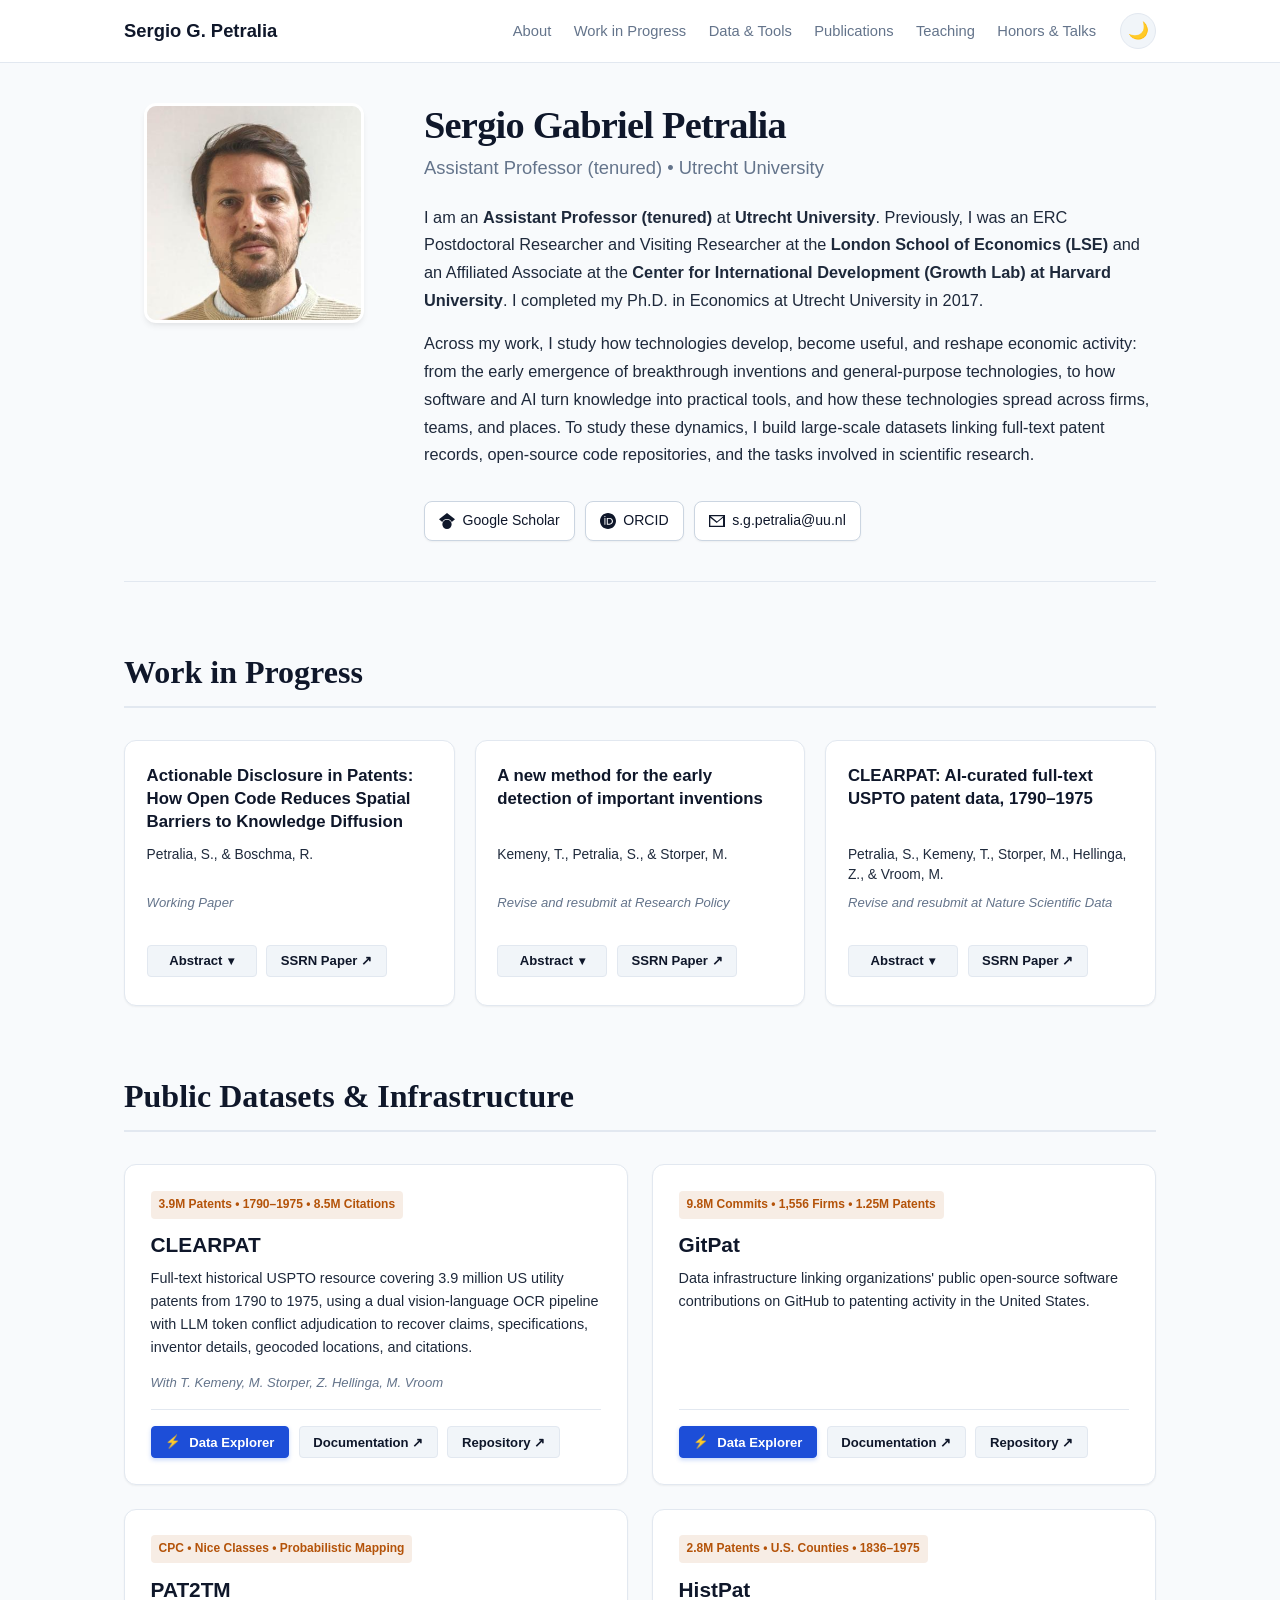
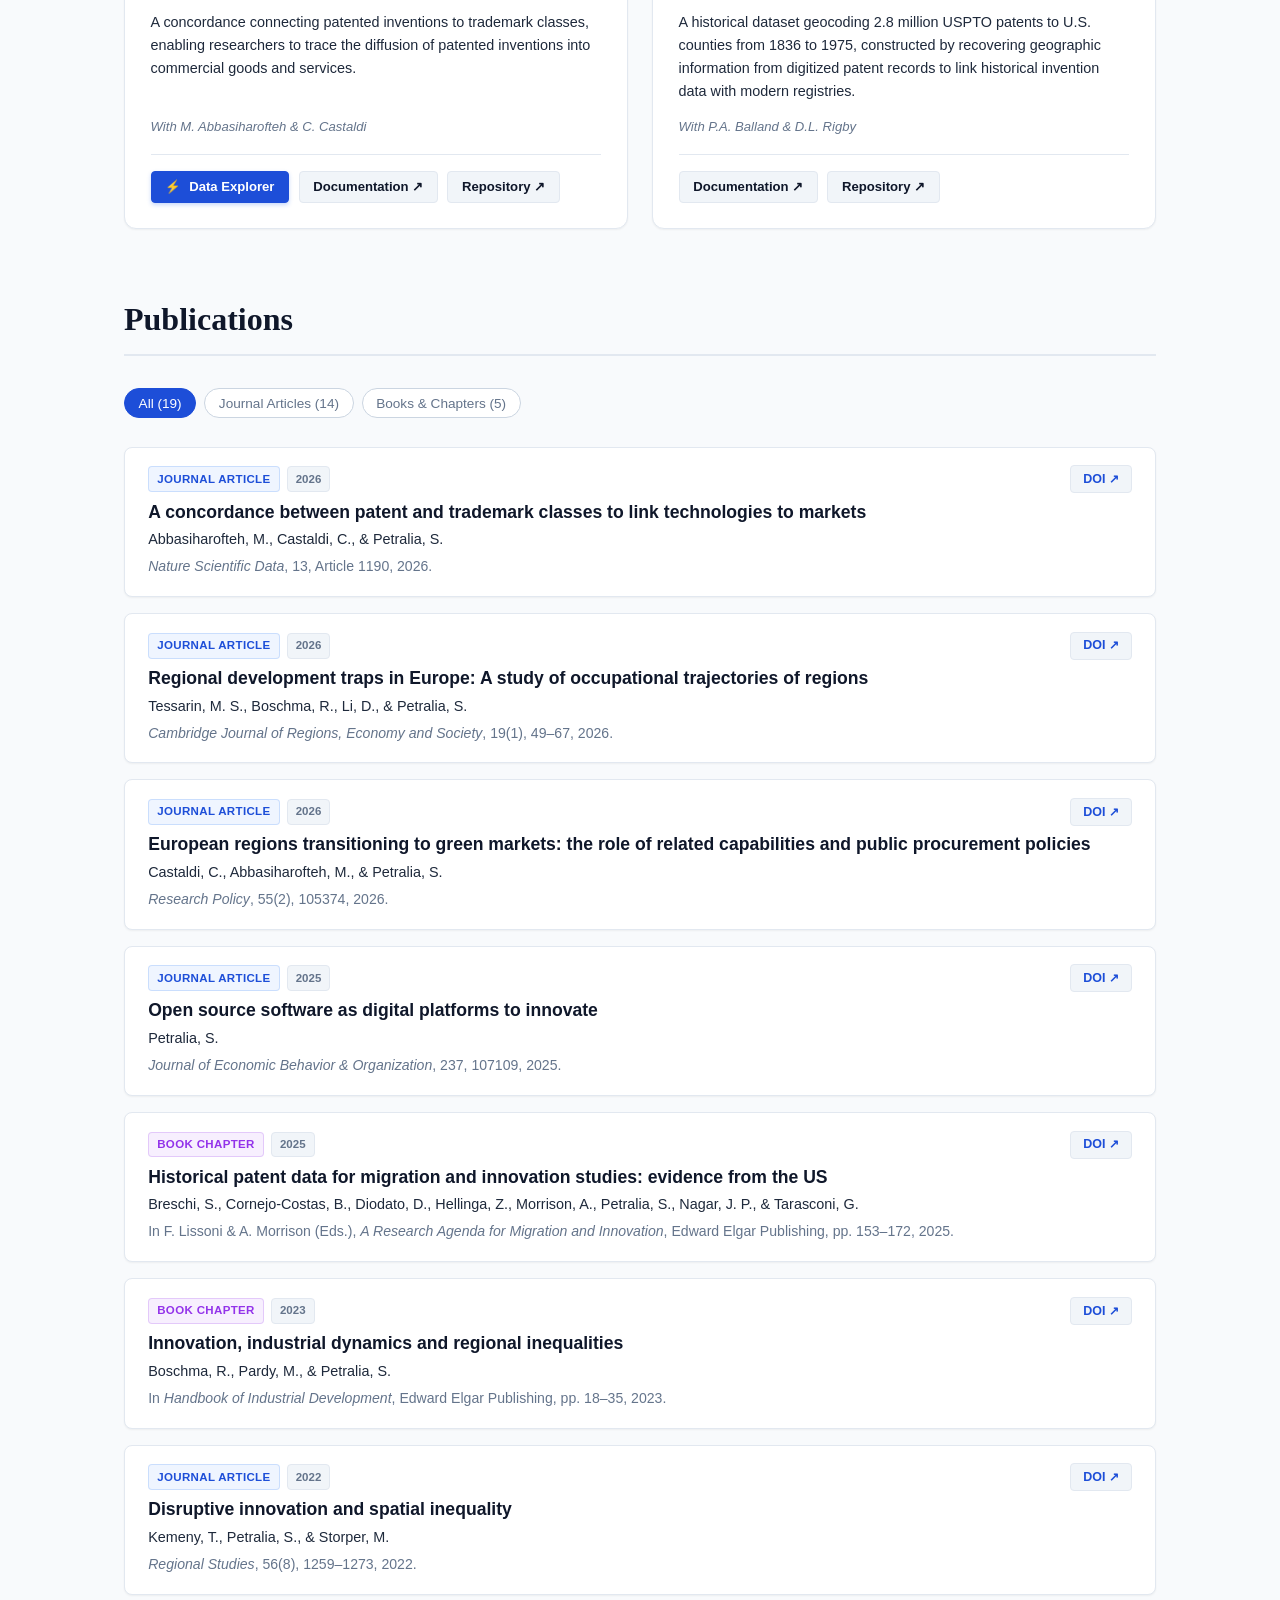
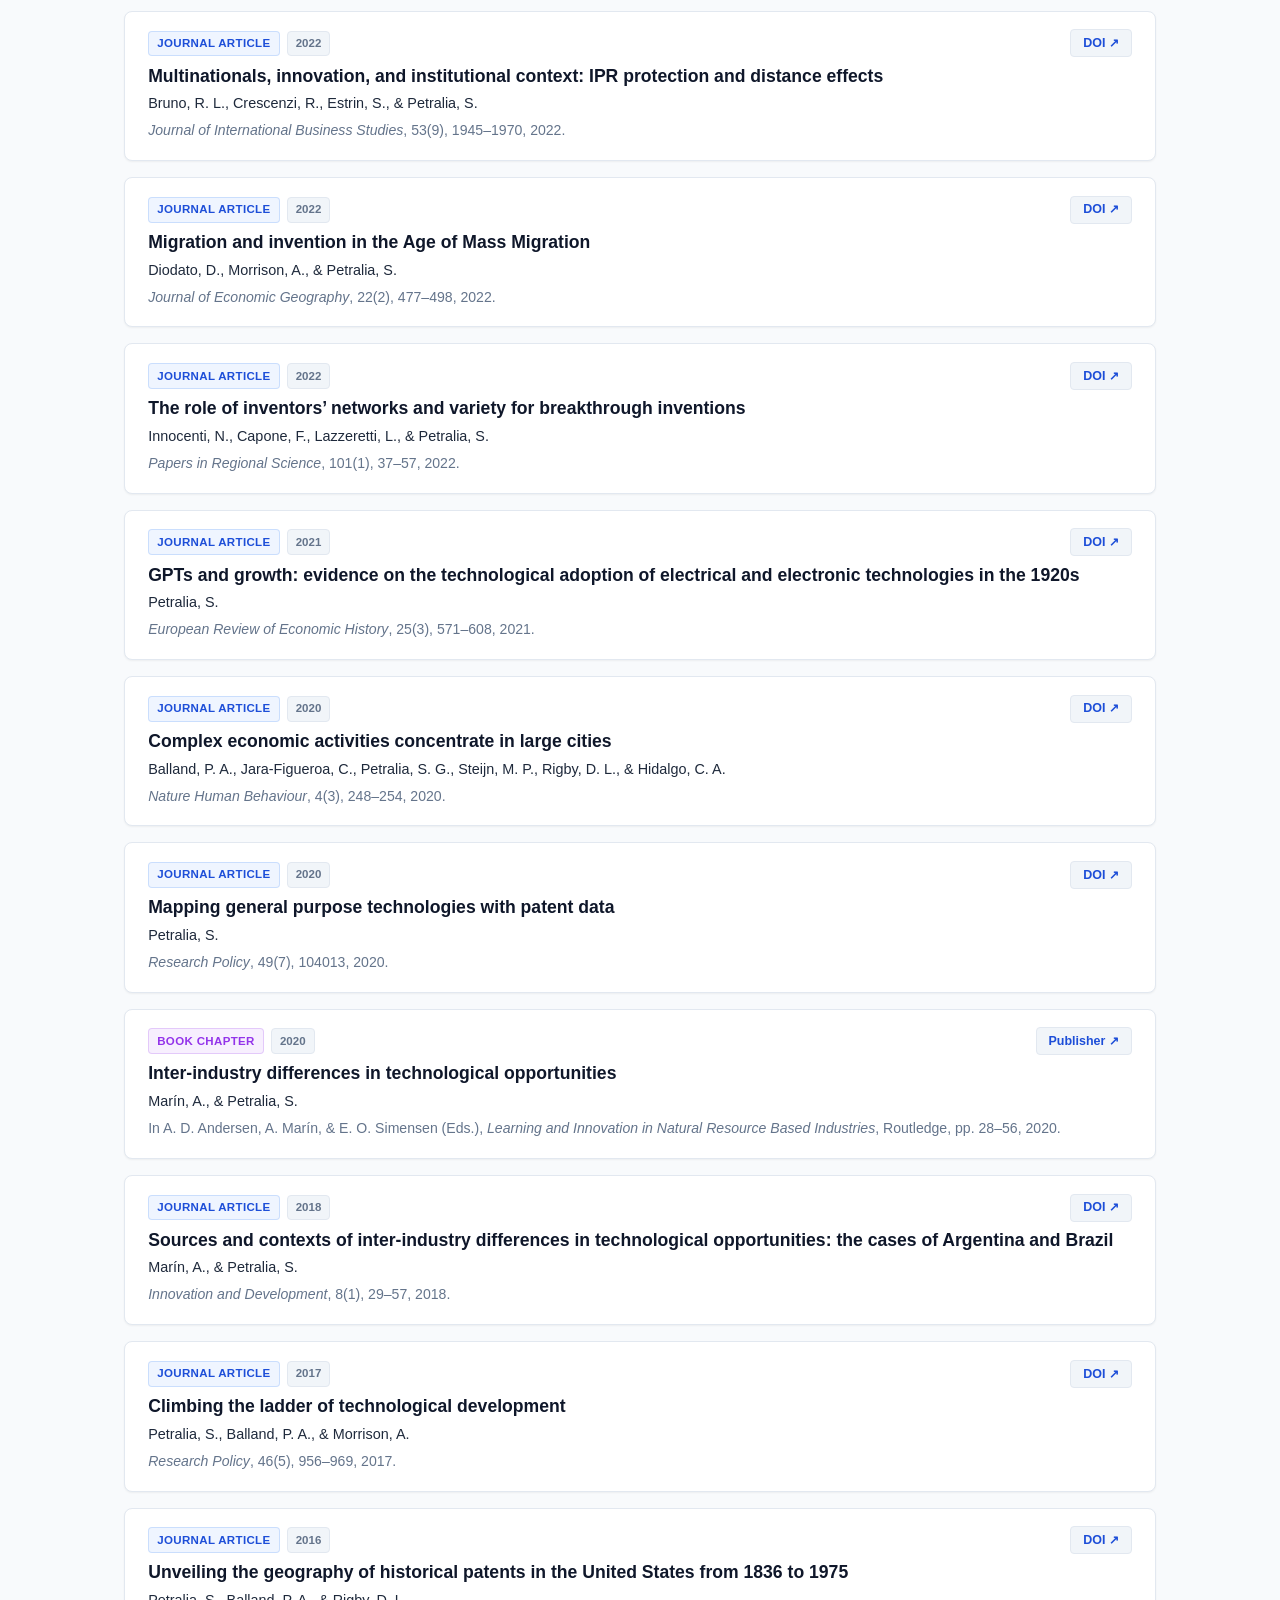
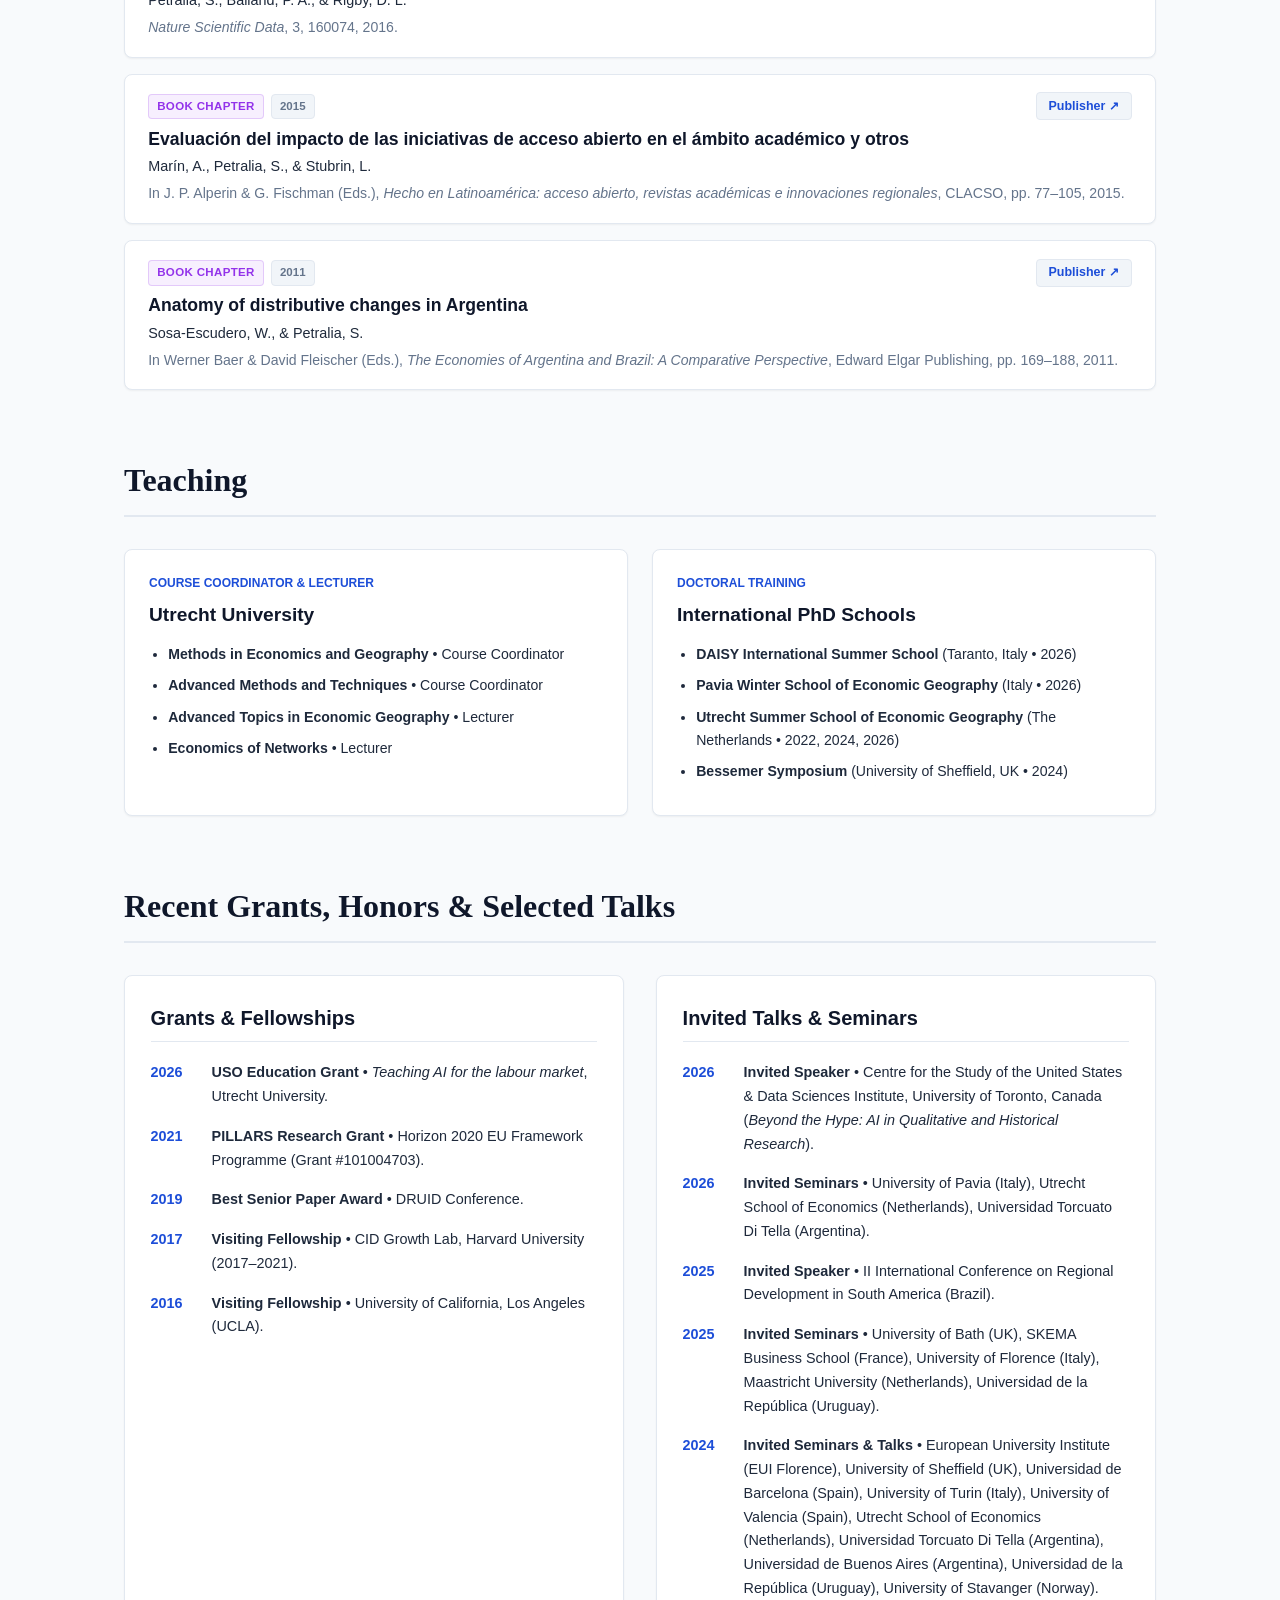
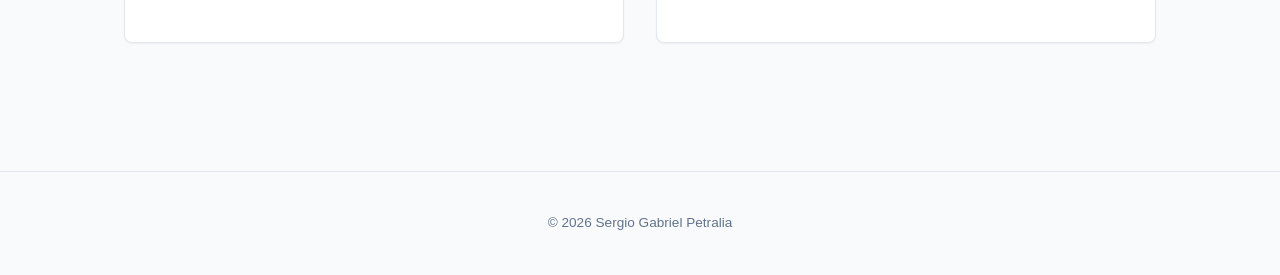
<file: index.html>
<!DOCTYPE html>
<html lang="en" data-theme="light" data-style="editorial">
<head>
  <meta charset="UTF-8">
  <meta name="viewport" content="width=device-width, initial-scale=1.0">
  <title>Sergio G. Petralia | Academic Research Profile</title>
  <meta name="description" content="Academic website of Dr. Sergio Gabriel Petralia, Assistant Professor (tenured) at Utrecht University specializing in Technological Capabilities, AI, General Purpose Technologies, and Innovation.">
  <link rel="stylesheet" href="style.css?v=20261010_v1">
</head>
<body>

  <!-- Navigation Bar -->
  <nav class="main-nav">
    <div class="nav-container">
      <a href="#about" class="nav-logo">Sergio G. Petralia</a>
      <div class="nav-right">
        <ul class="nav-links">
          <li><a href="#about">About</a></li>
          <li><a href="#working-papers">Work in Progress</a></li>
          <li><a href="#data">Data &amp; Tools</a></li>
          <li><a href="#publications">Publications</a></li>
          <li><a href="#teaching">Teaching</a></li>
          <li><a href="#honors">Honors &amp; Talks</a></li>
        </ul>
        <button id="theme-toggle" class="btn-theme-nav" onclick="toggleTheme()" title="Toggle Light/Dark Theme" aria-label="Toggle theme">
          <span id="theme-icon">🌙</span>
        </button>
      </div>
    </div>
  </nav>

  <!-- Main Content Wrapper -->
  <main class="page-container">

    <!-- Hero / Profile Section -->
    <section id="about" class="section hero-section">
      <div class="hero-grid">
        <div class="hero-avatar-col">
          <div class="avatar-frame">
            <img src="assets/profile.jpg" alt="Dr. Sergio Gabriel Petralia" class="profile-img" onerror="this.src='https://via.placeholder.com/400?text=Sergio+Petralia'">
          </div>
        </div>

        <div class="hero-bio-col">
          <h1 class="hero-name">Sergio Gabriel Petralia</h1>
          <p class="hero-subtitle">Assistant Professor (tenured) &bull; Utrecht University</p>

          <p class="bio-text">
            I am an <strong>Assistant Professor (tenured)</strong> at <strong>Utrecht University</strong>. Previously, I was an ERC Postdoctoral Researcher and Visiting Researcher at the <strong>London School of Economics (LSE)</strong> and an Affiliated Associate at the <strong>Center for International Development (Growth Lab) at Harvard University</strong>. I completed my Ph.D. in Economics at Utrecht University in 2017.
          </p>
          <p class="bio-text">
            Across my work, I study how technologies develop, become useful, and reshape economic activity: from the early emergence of breakthrough inventions and general-purpose technologies, to how software and AI turn knowledge into practical tools, and how these technologies spread across firms, teams, and places. To study these dynamics, I build large-scale datasets linking full-text patent records, open-source code repositories, and the tasks involved in scientific research.
          </p>

          <!-- Quick Action Buttons / Identifiers (No CV button) -->
          <div class="profile-links">
            <a href="https://scholar.google.com/citations?user=K7mSjkYAAAAJ" target="_blank" class="btn-academic btn-scholar" title="Google Scholar Profile">
              <svg class="icon" viewBox="0 0 24 24"><path d="M12 24a7 7 0 1 1 0-14 7 7 0 0 1 0 14zm0-24L0 9.5l4.838 3.94A8 8 0 0 1 12 9a8 8 0 0 1 7.162 4.44L24 9.5z"/></svg>

              Google Scholar
            </a>
            <a href="https://orcid.org/0000-0001-5449-2758" target="_blank" class="btn-academic btn-orcid" title="ORCID Profile">
              <svg class="icon" viewBox="0 0 24 24"><path d="M12 0C5.372 0 0 5.372 0 12s5.372 12 12 12 12-5.372 12-12S18.628 0 12 0zM7.369 4.378c.525 0 .947.431.947.947s-.422.947-.947.947a.95.95 0 0 1-.947-.947c0-.525.422-.947.947-.947zm-.722 3.038h1.444v10.041H6.647V7.416zm3.562 0h3.9c3.712 0 5.344 2.653 5.344 5.025 0 2.578-2.016 5.025-5.325 5.025h-3.919V7.416zm1.444 1.306v7.428h2.338c2.163 0 3.769-1.381 3.769-3.713 0-2.222-1.519-3.715-3.75-3.715h-2.357z"/></svg>

              ORCID
            </a>
            <a href="mailto:s.g.petralia@uu.nl" class="btn-academic" title="Send Email">
              <svg class="icon" viewBox="0 0 24 24"><path d="M0 3v18h24v-18h-24zm21.518 2l-9.518 7.713-9.518-7.713h19.036zm-19.518 14v-11.817l9.518 7.713 9.518-7.713v11.817h-19.036z"/></svg>

              s.g.petralia@uu.nl
            </a>

          </div>
        </div>
      </div>
    </section>

                <!-- Work in Progress Section -->
    <section id="working-papers" class="section">
      <div class="section-header">
        <h2 class="section-title">Work in Progress</h2>
      </div>

      <div class="wip-grid">

        <!-- 1. Management Science (Open Code) -->
        <article class="wip-card">
          <div class="wip-card-main">
            <h3 class="wip-title">Actionable Disclosure in Patents: How Open Code Reduces Spatial Barriers to Knowledge Diffusion</h3>
            <div class="wip-authors">Petralia, S., &amp; Boschma, R.</div>
            <div class="wip-venue"><em>Working Paper</em></div>
            
            <div class="wip-action-row">
              <button type="button" class="btn-action btn-abstract" onclick="toggleAbstract(this)">
                <span>Abstract</span>
                <span class="chevron">▾</span>
              </button>
              <a href="https://doi.org/10.2139/ssrn.7090442" target="_blank" class="btn-action">SSRN Paper ↗</a>
            </div>

            <div class="wip-abstract-text" style="display: none;">
              The patent system rests on a fundamental bargain: temporary monopoly rights in exchange for the disclosure of technical knowledge. Yet, the complexity of transferring technical know-how often limits the effectiveness of disclosure, keeping innovation highly localized. We study whether actionable disclosure in the form of publicly available executable code can overcome these frictions. We rely on a novel dataset linking two decades of patenting activity in the United States to contributions in public code repositories by 1,556 organizations. Using neural language models, we measure the semantic similarity between patent descriptions and public code contributions by these firms to identify patents with high digital disclosure. We find that these patents attract citations from inventors located approximately 17% farther away than those citing a group of control patents, suggesting that actionable disclosure in the form of executable code reduces spatial barriers to knowledge diffusion.
            </div>
          </div>
        </article>

        <!-- 2. Research Policy (Early Detection) -->
        <article class="wip-card">
          <div class="wip-card-main">
            <h3 class="wip-title">A new method for the early detection of important inventions</h3>
            <div class="wip-authors">Kemeny, T., Petralia, S., &amp; Storper, M.</div>
            <div class="wip-venue"><em>Revise and resubmit at Research Policy</em></div>
            
            <div class="wip-action-row">
              <button type="button" class="btn-action btn-abstract" onclick="toggleAbstract(this)">
                <span>Abstract</span>
                <span class="chevron">▾</span>
              </button>
              <a href="https://doi.org/10.2139/ssrn.6315228" target="_blank" class="btn-action">SSRN Paper ↗</a>
            </div>

            <div class="wip-abstract-text" style="display: none;">
              We develop a method for early detection of important inventions by tracking how quickly technical concepts diffuse across patent texts. Using natural language processing on approximately 10 million patents granted by the USPTO (1920–2024), we show that such inventions can be identified by the presence of fast-diffusing concepts. Our method produces predictions closely aligned with frontier measures of patent novelty, significance, breakthroughs, and economic value—including the rare, groundbreaking inventions that define a technology&rsquo;s trajectory—but does so significantly earlier than existing methods allow.
            </div>
          </div>
        </article>

        <!-- 3. Nature Scientific Data (CLEARPAT) -->
        <article class="wip-card">
          <div class="wip-card-main">
            <h3 class="wip-title">CLEARPAT: AI-curated full-text USPTO patent data, 1790–1975</h3>
            <div class="wip-authors">Petralia, S., Kemeny, T., Storper, M., Hellinga, Z., &amp; Vroom, M.</div>
            <div class="wip-venue"><em>Revise and resubmit at Nature Scientific Data</em></div>
            
            <div class="wip-action-row">
              <button type="button" class="btn-action btn-abstract" onclick="toggleAbstract(this)">
                <span>Abstract</span>
                <span class="chevron">▾</span>
              </button>
              <a href="https://doi.org/10.2139/ssrn.7583181" target="_blank" rel="noopener noreferrer" class="btn-action">SSRN Paper ↗</a>
            </div>

            <div class="wip-abstract-text" style="display: none;">
              The study of long-run technological change depends on access to full patent texts, yet none exist for United States patents prior to 1976. Researchers have instead relied on bibliometric proxies such as citation counts and technology class assignments, which capture little of the technical substance recorded in patent specifications. We present CLEARPAT, a dataset of high-fidelity full texts for 3.9 million U.S. utility patents granted between 1836 and 1975, alongside title, date, and patentee records for 9,462 patents granted from 1790. Full texts are produced by a dual-OCR pipeline in which two vision-language engines process digitized patent images and a large language model adjudicates conflicts between their outputs, substantially reducing character error rates relative to single-engine OCR. We extract and validate all key fields, including claims, descriptions, inventor details, geocoded locations, and citations. CLEARPAT appends to born-digital USPTO records from 1976 onward, yielding a continuous record of American patenting from 1790 to the present, with full text from 1836, and supporting research on technological change, knowledge diffusion, and science-technology relationships.
            </div>
          </div>
        </article>

      </div>
    </section>

        <!-- Public Datasets & Data Infrastructure Section (2x2 Grid) -->
    <section id="data" class="section data-section">
      <div class="section-header">
        <h2 class="section-title">Public Datasets &amp; Infrastructure</h2>
      </div>

      <div class="data-grid">

        <!-- 1. CLEARPAT -->
        <div class="data-card">
          <div class="card-top-row">
            <span class="tag-status">3.9M Patents &bull; 1790–1975 &bull; 8.5M Citations</span>
          </div>
          <h3>CLEARPAT</h3>
          <p>Full-text historical USPTO resource covering 3.9 million US utility patents from 1790 to 1975, using a dual vision-language OCR pipeline with LLM token conflict adjudication to recover claims, specifications, inventor details, geocoded locations, and citations.</p>
          <div class="data-authors">With T. Kemeny, M. Storper, Z. Hellinga, M. Vroom</div>
          <div class="card-links">
            <button class="btn-action btn-primary btn-launch-explorer" onclick="openClearpatModal()"><span class="spark-icon">⚡</span> Data Explorer</button>
            <a href="https://doi.org/10.2139/ssrn.7583181" target="_blank" class="link-btn">Documentation ↗</a>
            <a href="https://dataverse.harvard.edu/previewurl.xhtml?token=6837649a-2c25-42d9-a751-9e913d3db88a" target="_blank" rel="noopener noreferrer" class="link-btn">Repository ↗</a>
          </div>
        </div>

        <!-- 2. GitPat -->
        <div class="data-card">
          <div class="card-top-row">
            <span class="tag-status">9.8M Commits &bull; 1,556 Firms &bull; 1.25M Patents</span>
          </div>
          <h3>GitPat</h3>
          <p>Data infrastructure linking organizations' public open-source software contributions on GitHub to patenting activity in the United States.</p>
          <div class="card-links">
            <button class="btn-action btn-primary btn-launch-explorer" onclick="openGitpatModal()"><span class="spark-icon">⚡</span> Data Explorer</button>
            <a href="https://doi.org/10.1016/j.jebo.2025.107109" target="_blank" class="link-btn">Documentation ↗</a>
            <a href="https://doi.org/10.7910/DVN/UQNVHF" target="_blank" class="link-btn">Repository ↗</a>
          </div>
        </div>

        <!-- 3. PAT2TM -->
        <div class="data-card">
          <div class="card-top-row">
            <span class="tag-status">CPC &bull; Nice Classes &bull; Probabilistic Mapping</span>
          </div>
          <h3>PAT2TM</h3>
          <p>A concordance connecting patented inventions to trademark classes, enabling researchers to trace the diffusion of patented inventions into commercial goods and services.</p>
          <div class="data-authors">With M. Abbasiharofteh &amp; C. Castaldi</div>
          <div class="card-links">
            <button class="btn-action btn-primary btn-launch-explorer" onclick="openPat2tmModal()"><span class="spark-icon">⚡</span> Data Explorer</button>
            <a href="https://doi.org/10.1038/s41597-026-07422-w" target="_blank" class="link-btn">Documentation ↗</a>
            <a href="https://doi.org/10.7910/DVN/JD7JIL" target="_blank" class="link-btn">Repository ↗</a>
          </div>
        </div>

        <!-- 4. HistPat -->
        <div class="data-card">
          <div class="card-top-row">
            <span class="tag-status">2.8M Patents &bull; U.S. Counties &bull; 1836–1975</span>
          </div>
          <h3>HistPat</h3>
          <p>A historical dataset geocoding 2.8 million USPTO patents to U.S. counties from 1836 to 1975, constructed by recovering geographic information from digitized patent records to link historical invention data with modern registries.</p>
          <div class="data-authors">With P.A. Balland &amp; D.L. Rigby</div>
          <div class="card-links">
            <a href="https://doi.org/10.1038/sdata.2016.74" target="_blank" class="link-btn">Documentation ↗</a>
            <a href="https://doi.org/10.7910/DVN/BPC15W" target="_blank" class="link-btn">Repository ↗</a>
          </div>
        </div>

      </div>
    </section>

    <!-- Publications Section -->
    <section id="publications" class="section">
      <div class="section-header">
        <h2 class="section-title">Publications</h2>
      </div>

      <!-- Filter Controls -->
      <div class="pub-filter-bar">
        <button class="filter-btn active" onclick="filterPubs('all', this)">All (19)</button>
        <button class="filter-btn" onclick="filterPubs('journal', this)">Journal Articles (14)</button>
        <button class="filter-btn" onclick="filterPubs('book', this)">Books &amp; Chapters (5)</button>
      </div>

      <div class="publications-list" id="pub-list">

        <article class="pub-item" data-category="journal">
          <div class="pub-header-row">
            <div class="pub-badges">
              <span class="pub-type-badge">Journal Article</span>
              <span class="pub-year-badge">2026</span>
            </div>
            <a href="https://doi.org/10.1038/s41597-026-07422-w" target="_blank" rel="noopener noreferrer" class="pub-doi-btn">DOI ↗</a>
          </div>
          <h3 class="pub-title">A concordance between patent and trademark classes to link technologies to markets</h3>
          <div class="pub-authors">Abbasiharofteh, M., Castaldi, C., & Petralia, S.</div>
          <div class="pub-venue"><em>Nature Scientific Data</em>, 13, Article 1190, 2026.</div>
        </article>
        <article class="pub-item" data-category="journal">
          <div class="pub-header-row">
            <div class="pub-badges">
              <span class="pub-type-badge">Journal Article</span>
              <span class="pub-year-badge">2026</span>
            </div>
            <a href="https://doi.org/10.1093/cjres/rsaf040" target="_blank" rel="noopener noreferrer" class="pub-doi-btn">DOI ↗</a>
          </div>
          <h3 class="pub-title">Regional development traps in Europe: A study of occupational trajectories of regions</h3>
          <div class="pub-authors">Tessarin, M. S., Boschma, R., Li, D., & Petralia, S.</div>
          <div class="pub-venue"><em>Cambridge Journal of Regions, Economy and Society</em>, 19(1), 49–67, 2026.</div>
        </article>
        <article class="pub-item" data-category="journal">
          <div class="pub-header-row">
            <div class="pub-badges">
              <span class="pub-type-badge">Journal Article</span>
              <span class="pub-year-badge">2026</span>
            </div>
            <a href="https://doi.org/10.1016/j.respol.2025.105374" target="_blank" rel="noopener noreferrer" class="pub-doi-btn">DOI ↗</a>
          </div>
          <h3 class="pub-title">European regions transitioning to green markets: the role of related capabilities and public procurement policies</h3>
          <div class="pub-authors">Castaldi, C., Abbasiharofteh, M., & Petralia, S.</div>
          <div class="pub-venue"><em>Research Policy</em>, 55(2), 105374, 2026.</div>
        </article>
        <article class="pub-item" data-category="journal">
          <div class="pub-header-row">
            <div class="pub-badges">
              <span class="pub-type-badge">Journal Article</span>
              <span class="pub-year-badge">2025</span>
            </div>
            <a href="https://doi.org/10.1016/j.jebo.2025.107109" target="_blank" rel="noopener noreferrer" class="pub-doi-btn">DOI ↗</a>
          </div>
          <h3 class="pub-title">Open source software as digital platforms to innovate</h3>
          <div class="pub-authors">Petralia, S.</div>
          <div class="pub-venue"><em>Journal of Economic Behavior & Organization</em>, 237, 107109, 2025.</div>
        </article>
        <article class="pub-item" data-category="book">
          <div class="pub-header-row">
            <div class="pub-badges">
              <span class="pub-type-badge type-book">Book Chapter</span>
              <span class="pub-year-badge">2025</span>
            </div>
            <a href="https://doi.org/10.4337/9781035308477.00022" target="_blank" rel="noopener noreferrer" class="pub-doi-btn">DOI ↗</a>
          </div>
          <h3 class="pub-title">Historical patent data for migration and innovation studies: evidence from the US</h3>
          <div class="pub-authors">Breschi, S., Cornejo-Costas, B., Diodato, D., Hellinga, Z., Morrison, A., Petralia, S., Nagar, J. P., & Tarasconi, G.</div>
          <div class="pub-venue">In F. Lissoni & A. Morrison (Eds.), <em>A Research Agenda for Migration and Innovation</em>, Edward Elgar Publishing, pp. 153–172, 2025.</div>
        </article>
        <article class="pub-item" data-category="book">
          <div class="pub-header-row">
            <div class="pub-badges">
              <span class="pub-type-badge type-book">Book Chapter</span>
              <span class="pub-year-badge">2023</span>
            </div>
            <a href="https://doi.org/10.4337/9781800379091.00018" target="_blank" rel="noopener noreferrer" class="pub-doi-btn">DOI ↗</a>
          </div>
          <h3 class="pub-title">Innovation, industrial dynamics and regional inequalities</h3>
          <div class="pub-authors">Boschma, R., Pardy, M., & Petralia, S.</div>
          <div class="pub-venue">In <em>Handbook of Industrial Development</em>, Edward Elgar Publishing, pp. 18–35, 2023.</div>
        </article>
        <article class="pub-item" data-category="journal">
          <div class="pub-header-row">
            <div class="pub-badges">
              <span class="pub-type-badge">Journal Article</span>
              <span class="pub-year-badge">2022</span>
            </div>
            <a href="https://doi.org/10.1080/00343404.2022.2076824" target="_blank" rel="noopener noreferrer" class="pub-doi-btn">DOI ↗</a>
          </div>
          <h3 class="pub-title">Disruptive innovation and spatial inequality</h3>
          <div class="pub-authors">Kemeny, T., Petralia, S., & Storper, M.</div>
          <div class="pub-venue"><em>Regional Studies</em>, 56(8), 1259–1273, 2022.</div>
        </article>
        <article class="pub-item" data-category="journal">
          <div class="pub-header-row">
            <div class="pub-badges">
              <span class="pub-type-badge">Journal Article</span>
              <span class="pub-year-badge">2022</span>
            </div>
            <a href="https://doi.org/10.1057/s41267-021-00452-z" target="_blank" rel="noopener noreferrer" class="pub-doi-btn">DOI ↗</a>
          </div>
          <h3 class="pub-title">Multinationals, innovation, and institutional context: IPR protection and distance effects</h3>
          <div class="pub-authors">Bruno, R. L., Crescenzi, R., Estrin, S., & Petralia, S.</div>
          <div class="pub-venue"><em>Journal of International Business Studies</em>, 53(9), 1945–1970, 2022.</div>
        </article>
        <article class="pub-item" data-category="journal">
          <div class="pub-header-row">
            <div class="pub-badges">
              <span class="pub-type-badge">Journal Article</span>
              <span class="pub-year-badge">2022</span>
            </div>
            <a href="https://doi.org/10.1093/jeg/lbab032" target="_blank" rel="noopener noreferrer" class="pub-doi-btn">DOI ↗</a>
          </div>
          <h3 class="pub-title">Migration and invention in the Age of Mass Migration</h3>
          <div class="pub-authors">Diodato, D., Morrison, A., & Petralia, S.</div>
          <div class="pub-venue"><em>Journal of Economic Geography</em>, 22(2), 477–498, 2022.</div>
        </article>
        <article class="pub-item" data-category="journal">
          <div class="pub-header-row">
            <div class="pub-badges">
              <span class="pub-type-badge">Journal Article</span>
              <span class="pub-year-badge">2022</span>
            </div>
            <a href="https://doi.org/10.1111/pirs.12640" target="_blank" rel="noopener noreferrer" class="pub-doi-btn">DOI ↗</a>
          </div>
          <h3 class="pub-title">The role of inventors’ networks and variety for breakthrough inventions</h3>
          <div class="pub-authors">Innocenti, N., Capone, F., Lazzeretti, L., & Petralia, S.</div>
          <div class="pub-venue"><em>Papers in Regional Science</em>, 101(1), 37–57, 2022.</div>
        </article>
        <article class="pub-item" data-category="journal">
          <div class="pub-header-row">
            <div class="pub-badges">
              <span class="pub-type-badge">Journal Article</span>
              <span class="pub-year-badge">2021</span>
            </div>
            <a href="https://doi.org/10.1093/erehj/heaa022" target="_blank" rel="noopener noreferrer" class="pub-doi-btn">DOI ↗</a>
          </div>
          <h3 class="pub-title">GPTs and growth: evidence on the technological adoption of electrical and electronic technologies in the 1920s</h3>
          <div class="pub-authors">Petralia, S.</div>
          <div class="pub-venue"><em>European Review of Economic History</em>, 25(3), 571–608, 2021.</div>
        </article>
        <article class="pub-item" data-category="journal">
          <div class="pub-header-row">
            <div class="pub-badges">
              <span class="pub-type-badge">Journal Article</span>
              <span class="pub-year-badge">2020</span>
            </div>
            <a href="https://doi.org/10.1038/s41562-019-0803-3" target="_blank" rel="noopener noreferrer" class="pub-doi-btn">DOI ↗</a>
          </div>
          <h3 class="pub-title">Complex economic activities concentrate in large cities</h3>
          <div class="pub-authors">Balland, P. A., Jara-Figueroa, C., Petralia, S. G., Steijn, M. P., Rigby, D. L., & Hidalgo, C. A.</div>
          <div class="pub-venue"><em>Nature Human Behaviour</em>, 4(3), 248–254, 2020.</div>
        </article>
        <article class="pub-item" data-category="journal">
          <div class="pub-header-row">
            <div class="pub-badges">
              <span class="pub-type-badge">Journal Article</span>
              <span class="pub-year-badge">2020</span>
            </div>
            <a href="https://doi.org/10.1016/j.respol.2020.104013" target="_blank" rel="noopener noreferrer" class="pub-doi-btn">DOI ↗</a>
          </div>
          <h3 class="pub-title">Mapping general purpose technologies with patent data</h3>
          <div class="pub-authors">Petralia, S.</div>
          <div class="pub-venue"><em>Research Policy</em>, 49(7), 104013, 2020.</div>
        </article>
        <article class="pub-item" data-category="book">
          <div class="pub-header-row">
            <div class="pub-badges">
              <span class="pub-type-badge type-book">Book Chapter</span>
              <span class="pub-year-badge">2020</span>
            </div>
            <a href="https://www.routledge.com/Learning-and-Innovation-in-Natural-Resource-Based-Industries/Andersen-Marin/p/book/9781032089348" target="_blank" rel="noopener noreferrer" class="pub-doi-btn">Publisher ↗</a>
          </div>
          <h3 class="pub-title">Inter-industry differences in technological opportunities</h3>
          <div class="pub-authors">Marín, A., & Petralia, S.</div>
          <div class="pub-venue">In A. D. Andersen, A. Marín, & E. O. Simensen (Eds.), <em>Learning and Innovation in Natural Resource Based Industries</em>, Routledge, pp. 28–56, 2020.</div>
        </article>
        <article class="pub-item" data-category="journal">
          <div class="pub-header-row">
            <div class="pub-badges">
              <span class="pub-type-badge">Journal Article</span>
              <span class="pub-year-badge">2018</span>
            </div>
            <a href="https://doi.org/10.1080/2157930X.2018.1429191" target="_blank" rel="noopener noreferrer" class="pub-doi-btn">DOI ↗</a>
          </div>
          <h3 class="pub-title">Sources and contexts of inter-industry differences in technological opportunities: the cases of Argentina and Brazil</h3>
          <div class="pub-authors">Marín, A., & Petralia, S.</div>
          <div class="pub-venue"><em>Innovation and Development</em>, 8(1), 29–57, 2018.</div>
        </article>
        <article class="pub-item" data-category="journal">
          <div class="pub-header-row">
            <div class="pub-badges">
              <span class="pub-type-badge">Journal Article</span>
              <span class="pub-year-badge">2017</span>
            </div>
            <a href="https://doi.org/10.1016/j.respol.2017.03.012" target="_blank" rel="noopener noreferrer" class="pub-doi-btn">DOI ↗</a>
          </div>
          <h3 class="pub-title">Climbing the ladder of technological development</h3>
          <div class="pub-authors">Petralia, S., Balland, P. A., & Morrison, A.</div>
          <div class="pub-venue"><em>Research Policy</em>, 46(5), 956–969, 2017.</div>
        </article>
        <article class="pub-item" data-category="journal">
          <div class="pub-header-row">
            <div class="pub-badges">
              <span class="pub-type-badge">Journal Article</span>
              <span class="pub-year-badge">2016</span>
            </div>
            <a href="https://doi.org/10.1038/sdata.2016.74" target="_blank" rel="noopener noreferrer" class="pub-doi-btn">DOI ↗</a>
          </div>
          <h3 class="pub-title">Unveiling the geography of historical patents in the United States from 1836 to 1975</h3>
          <div class="pub-authors">Petralia, S., Balland, P. A., & Rigby, D. L.</div>
          <div class="pub-venue"><em>Nature Scientific Data</em>, 3, 160074, 2016.</div>
        </article>
        <article class="pub-item" data-category="book">
          <div class="pub-header-row">
            <div class="pub-badges">
              <span class="pub-type-badge type-book">Book Chapter</span>
              <span class="pub-year-badge">2015</span>
            </div>
            <a href="https://biblioteca-repositorio.clacso.edu.ar/handle/CLACSO/16326" target="_blank" rel="noopener noreferrer" class="pub-doi-btn">Publisher ↗</a>
          </div>
          <h3 class="pub-title">Evaluación del impacto de las iniciativas de acceso abierto en el ámbito académico y otros</h3>
          <div class="pub-authors">Marín, A., Petralia, S., & Stubrin, L.</div>
          <div class="pub-venue">In J. P. Alperin & G. Fischman (Eds.), <em>Hecho en Latinoamérica: acceso abierto, revistas académicas e innovaciones regionales</em>, CLACSO, pp. 77–105, 2015.</div>
        </article>
        <article class="pub-item" data-category="book">
          <div class="pub-header-row">
            <div class="pub-badges">
              <span class="pub-type-badge type-book">Book Chapter</span>
              <span class="pub-year-badge">2011</span>
            </div>
            <a href="https://www.e-elgar.com/shop/gbp/the-economies-of-argentina-and-brazil-9781849809962.html" target="_blank" rel="noopener noreferrer" class="pub-doi-btn">Publisher ↗</a>
          </div>
          <h3 class="pub-title">Anatomy of distributive changes in Argentina</h3>
          <div class="pub-authors">Sosa-Escudero, W., & Petralia, S.</div>
          <div class="pub-venue">In Werner Baer & David Fleischer (Eds.), <em>The Economies of Argentina and Brazil: A Comparative Perspective</em>, Edward Elgar Publishing, pp. 169–188, 2011.</div>
        </article>

      </div>
    </section>

    <!-- Data Infrastructure & Open Tools Spotlight (NOW AFTER PUBLICATIONS) -->
        <!-- Data Infrastructure & Open Tools Spotlight -->
    

    <!-- Teaching (CLEANED UP - NO MENTORSHIP/THESES CARD) -->
    <section id="teaching" class="section">
      <div class="section-header">
        <h2 class="section-title">Teaching</h2>
      </div>

      <div class="teaching-grid-two">
        <div class="teaching-card">
          <div class="teaching-role">Course Coordinator & Lecturer</div>
          <h3>Utrecht University</h3>
          <ul class="teaching-list">
            <li><strong>Methods in Economics and Geography</strong> &bull; Course Coordinator</li>
            <li><strong>Advanced Methods and Techniques</strong> &bull; Course Coordinator</li>
            <li><strong>Advanced Topics in Economic Geography</strong> &bull; Lecturer</li>
            <li><strong>Economics of Networks</strong> &bull; Lecturer</li>
          </ul>
        </div>

        <div class="teaching-card">
          <div class="teaching-role">Doctoral Training</div>
          <h3>International PhD Schools</h3>
          <ul class="teaching-list">
            <li><strong>DAISY International Summer School</strong> (Taranto, Italy &bull; 2026)</li>
            <li><strong>Pavia Winter School of Economic Geography</strong> (Italy &bull; 2026)</li>
            <li><strong>Utrecht Summer School of Economic Geography</strong> (The Netherlands &bull; 2022, 2024, 2026)</li>
            <li><strong>Bessemer Symposium</strong> (University of Sheffield, UK &bull; 2024)</li>
          </ul>
        </div>
      </div>
    </section>

    <!-- Honors, Grants & Keynotes -->
    <section id="honors" class="section">
      <div class="section-header">
        <h2 class="section-title">Recent Grants, Honors &amp; Selected Talks</h2>
      </div>

      <div class="two-col-grid">
        <div class="list-card">
          <h3>Grants & Fellowships</h3>
          <ul class="timeline-list">
            <li>
              <span class="year">2026</span>
              <div class="timeline-content">
                <strong>USO Education Grant</strong> &bull; <em>Teaching AI for the labour market</em>, Utrecht University.
              </div>
            </li>
            <li>
              <span class="year">2021</span>
              <div class="timeline-content">
                <strong>PILLARS Research Grant</strong> &bull; Horizon 2020 EU Framework Programme (Grant #101004703).
              </div>
            </li>
            <li>
              <span class="year">2019</span>
              <div class="timeline-content">
                <strong>Best Senior Paper Award</strong> &bull; DRUID Conference.
              </div>
            </li>
            <li>
              <span class="year">2017</span>
              <div class="timeline-content">
                <strong>Visiting Fellowship</strong> &bull; CID Growth Lab, Harvard University (2017–2021).
              </div>
            </li>
            <li>
              <span class="year">2016</span>
              <div class="timeline-content">
                <strong>Visiting Fellowship</strong> &bull; University of California, Los Angeles (UCLA).
              </div>
            </li>
          </ul>
        </div>

        <div class="list-card">
          <h3>Invited Talks &amp; Seminars</h3>
          <ul class="timeline-list">
            <li>
              <span class="year">2026</span>
              <div class="timeline-content">
                <strong>Invited Speaker</strong> &bull; Centre for the Study of the United States &amp; Data Sciences Institute, University of Toronto, Canada (<em>Beyond the Hype: AI in Qualitative and Historical Research</em>).
              </div>
            </li>
            <li>
              <span class="year">2026</span>
              <div class="timeline-content">
                <strong>Invited Seminars</strong> &bull; University of Pavia (Italy), Utrecht School of Economics (Netherlands), Universidad Torcuato Di Tella (Argentina).
              </div>
            </li>
            <li>
              <span class="year">2025</span>
              <div class="timeline-content">
                <strong>Invited Speaker</strong> &bull; II International Conference on Regional Development in South America (Brazil).
              </div>
            </li>
            <li>
              <span class="year">2025</span>
              <div class="timeline-content">
                <strong>Invited Seminars</strong> &bull; University of Bath (UK), SKEMA Business School (France), University of Florence (Italy), Maastricht University (Netherlands), Universidad de la República (Uruguay).
              </div>
            </li>
            <li>
              <span class="year">2024</span>
              <div class="timeline-content">
                <strong>Invited Seminars &amp; Talks</strong> &bull; European University Institute (EUI Florence), University of Sheffield (UK), Universidad de Barcelona (Spain), University of Turin (Italy), University of Valencia (Spain), Utrecht School of Economics (Netherlands), Universidad Torcuato Di Tella (Argentina), Universidad de Buenos Aires (Argentina), Universidad de la República (Uruguay), University of Stavanger (Norway).
              </div>
            </li>
          </ul>
        </div>
      </div>
    </section>

  </main>

  <!-- BibTeX Modal -->
  <div id="bibtex-modal" class="modal-backdrop" onclick="closeBibtex(event)">
    <div class="modal-card" onclick="event.stopPropagation()">
      <div class="modal-header">
        <h3 id="modal-paper-title">BibTeX Citation</h3>
        <button class="modal-close" onclick="closeBibtex()">&times;</button>
      </div>
      <div class="modal-body">
        <pre><code id="bibtex-code">Loading...</code></pre>
      </div>
      <div class="modal-footer">
        <button class="btn-action btn-primary" onclick="copyBibtex()">Copy to Clipboard</button>
        <button class="btn-action" onclick="closeBibtex()">Close</button>
        <span id="copy-status" class="copy-status"></span>
      </div>
    </div>
  </div>

  <!-- Footer -->
  <footer class="site-footer">
    <div class="footer-container">
      <p>&copy; <span id="current-year"></span> Sergio Gabriel Petralia</p>
    </div>
  </footer>

  
  
    
  </div>

  <!-- CLEARPAT FULLSCREEN INTERACTIVE EXPLORER MODAL -->
  <div id="clearpat-modal" class="explorer-modal-backdrop" onclick="closeClearpatModal(event)">
    <div class="explorer-modal-window" onclick="event.stopPropagation()">
      
      <!-- Modal Header -->
      <div class="modal-exp-header">
        <div class="exp-header-info">
          <h2 class="exp-modal-title">CLEARPAT Public Data Engine</h2>
          <p class="exp-modal-sub">3.9M Patents &bull; 4.86M Inventors &bull; 8.55M Citations &bull; 1790–1975</p>
        </div>

        <div class="exp-header-actions">
          <div class="explorer-tabs">
            <button id="tab-intensity" class="tab-btn active" onclick="setExplorerMode('intensity')">
              <svg class="tab-icon" viewBox="0 0 24 24"><path d="M19 3H5c-1.1 0-2 .9-2 2v14c0 1.1.9 2 2 2h14c1.1 0 2-.9 2-2V5c0-1.1-.9-2-2-2zM9 17H7v-7h2v7zm4 0h-2V7h2v10zm4 0h-2v-4h2v4z"/></svg>
              Patent Intensity Map
            </button>
            <button id="tab-citations" class="tab-btn" onclick="setExplorerMode('citations')">
              <svg class="tab-icon" viewBox="0 0 24 24"><path d="M12 2C6.48 2 2 6.48 2 12s4.48 10 10 10 10-4.48 10-10S17.52 2 12 2zm-1 17.93c-3.95-.49-7-3.85-7-7.93 0-.62.08-1.21.21-1.79L9 15v1c0 1.1.9 2 2 2v1.93zm6.9-2.54c-.26-.81-1-1.39-1.9-1.39h-1v-3c0-.55-.45-1-1-1H8v-2h2c.55 0 1-.45 1-1V7h2c1.1 0 2-.9 2-2v-.41c2.93 1.19 5 4.06 5 7.41 0 2.08-.8 3.97-2.1 5.39z"/></svg>
              Citation Flows
            </button>
            <button id="tab-networks" class="tab-btn" onclick="setExplorerMode('networks')">
              <svg class="tab-icon" viewBox="0 0 24 24"><path d="M16 11c1.66 0 2.99-1.34 2.99-3S17.66 5 16 5c-1.66 0-3 1.34-3 3s1.34 3 3 3zm-8 0c1.66 0 2.99-1.34 2.99-3S9.66 5 8 5C6.34 5 5 6.34 5 3s1.34 3 3 3zm0 2c-2.33 0-7 1.17-7 3.5V19h14v-2.5c0-2.33-4.67-3.5-7-3.5zm8 0c-.29 0-.62.02-.97.05 1.16.84 1.97 1.97 1.97 3.45V19h6v-2.5c0-2.33-4.67-3.5-7-3.5z"/></svg>
              Innovation Networks
            </button>
          </div>
          <a href="clearpat.html" target="_blank" rel="noopener noreferrer" class="btn-modal-action" title="Open in dedicated tab (full screen)" id="btn-open-tab">
            <svg viewBox="0 0 24 24" width="15" height="15" fill="none" stroke="currentColor" stroke-width="2.2" stroke-linecap="round" stroke-linejoin="round">
              <path d="M18 13v6a2 2 0 0 1-2 2H5a2 2 0 0 1-2-2V8a2 2 0 0 1 2-2h6"></path>
              <polyline points="15 3 21 3 21 9"></polyline>
              <line x1="10" y1="14" x2="21" y2="3"></line>
            </svg>
          </a>
          <button class="btn-close-modal" onclick="closeClearpatModal()" title="Close Explorer (Esc)">&times;</button>
        </div>
      </div>

      <!-- Controls Row -->
      <div class="modal-exp-controls">
        
        <!-- Controls: Intensity Mode -->
        <div id="intensity-controls" class="control-panel-inner">
          <div class="timeline-slider-wrap">
            <div class="slider-row">
              <button id="play-btn" class="btn-play" onclick="togglePlayDecades()">
                <span id="play-icon">▶</span> <span id="play-text">Play Timeline</span>
              </button>
              <div class="slider-track-wrap" style="flex: 1; display: flex; flex-direction: column;">
                <input type="range" id="decade-slider" min="0" max="18" value="13" step="1" oninput="onDecadeSlider(this.value)" style="width: 100%;">
                <div class="decade-ticks">
                  <span>1790</span><span>1810</span><span>1830</span><span>1850</span><span>1870</span><span>1890</span><span>1910</span><span>1930</span><span>1950</span><span>1970s</span>
                </div>
              </div>
            </div>
          </div>

          <div class="kpi-mini-grid">
            <div class="kpi-box">
              <span class="kpi-title">National Total</span>
              <span id="kpi-total" class="kpi-number">415,283</span>
              <span class="kpi-sub">Patents in decade</span>
            </div>
          </div>
        </div>

        <!-- Controls: Citation Flows Mode with Time Slider -->
        <div id="citations-controls" class="control-panel-inner" style="display: none;">
          <div class="citation-top-controls">
            
            <div class="select-group">
              <label for="flow-state-select">Focus State:</label>
              <select id="flow-state-select" onchange="onStateSelectChange(this.value)">
                <!-- populated dynamically -->
              </select>
            </div>

            <!-- Era Slider for Citations -->
            <div class="citation-era-wrap">
              <div class="era-chip-group">
                <button class="era-chip active" onclick="setCitationEra('All', this)">All</button>
                <button class="era-chip" onclick="setCitationEra('1836–1874', this)">1836–1874</button>
                <button class="era-chip" onclick="setCitationEra('1875–1899', this)">1875–1899</button>
                <button class="era-chip" onclick="setCitationEra('1900–1924', this)">1900–1924</button>
                <button class="era-chip" onclick="setCitationEra('1925–1949', this)">1925–1949</button>
                <button class="era-chip" onclick="setCitationEra('1950–1975', this)">1950–1975</button>
              </div>
            </div>

            <div class="flow-dir-toggle">
              <span class="dir-label">Direction:</span>
              <button id="btn-dir-out" class="btn-chip active" onclick="setCitationDirection('outflow')">
                Citing &rarr;
              </button>
              <button id="btn-dir-in" class="btn-chip" onclick="setCitationDirection('inflow')">
                Cited By &larr;
              </button>
            </div>

          </div>

        </div>

        <!-- Controls: Innovation Networks Mode (Decade-Aware Firm Co-Inventorship) -->
        <div id="networks-controls" class="control-panel-inner" style="display: none;">
          
          <div class="network-decade-bar">
                        <div class="network-decade-slider-wrap">
              <input type="range" id="net-decade-slider" min="0" max="14" value="9" step="1" oninput="onNetDecadeSlider(this.value)">
              <div class="net-decade-ticks">
                <span style="left: 0%;">Pre-1836</span>
                <span style="left: 7.14%;">1840s</span>
                <span style="left: 14.29%;">1850s</span>
                <span style="left: 21.43%;">1860s</span>
                <span style="left: 28.57%;">1870s</span>
                <span style="left: 35.71%;">1880s</span>
                <span style="left: 42.86%;">1890s</span>
                <span style="left: 50%;">1900s</span>
                <span style="left: 57.14%;">1910s</span>
                <span style="left: 64.29%;" class="active-tick">1920s</span>
                <span style="left: 71.43%;">1930s</span>
                <span style="left: 78.57%;">1940s</span>
                <span style="left: 85.71%;">1950s</span>
                <span style="left: 92.86%;">1960s</span>
                <span style="left: 100%;">1970s</span>
              </div>
            </div>
          </div>

          <!-- Dynamic Corporate Lab Tiles for selected decade -->
          <div class="firm-tiles-wrap">
            <span class="firm-tiles-label">Top Patentees:</span>
            <div id="firm-tiles-container" class="firm-tiles-grid">
              <!-- Dynamically rendered per decade -->
            </div>
          </div>

          

        </div>

      </div>

      <!-- Main Visual Stage -->
      <div id="modal-stage" class="modal-exp-stage mode-intensity">
        
        <!-- Left: SVG US Map Canvas -->
        <div class="map-container-wrap">
          <svg id="us-patent-map" viewBox="174 100 959 593" preserveAspectRatio="xMidYMid meet">
            <defs>
              <linearGradient id="flow-grad" x1="0%" y1="0%" x2="100%" y2="100%">
                <stop offset="0%" stop-color="#3b82f6" stop-opacity="0.85"/>
                <stop offset="100%" stop-color="#f59e0b" stop-opacity="0.95"/>
              </linearGradient>
            </defs>
            <g id="states-group"></g>
            <g id="flows-group"></g>
            <g id="nodes-group"></g>
          </svg>

          <!-- Interactive SVG Network Graph -->
          <svg id="network-graph-svg" viewBox="0 0 920 560" preserveAspectRatio="xMidYMid meet" style="display: none; width: 100%; height: auto;">
            <defs>
              <filter id="net-glow" x="-20%" y="-20%" width="140%" height="140%">
                <feGaussianBlur stdDeviation="3" result="blur" />
                <feComposite in="SourceGraphic" in2="blur" operator="over" />
              </filter>
            </defs>
            <g id="net-edges-group"></g>
            <g id="net-nodes-group"></g>
            <g id="net-labels-group"></g>
          </svg>

          <!-- Interactive Tooltip -->
          <div id="map-tooltip" class="map-tooltip">
            <div id="tooltip-state" class="tooltip-state-name">State</div>
            <div id="tooltip-patents" class="tooltip-stat">0 patents</div>
            <div id="tooltip-entities" class="tooltip-entities"></div>
          </div>

          <div class="map-legend">
            <span class="legend-label">Patent Intensity:</span>
            <div class="legend-scale">
              <span class="legend-box" style="background: #e2e8f0;"></span>
              <span class="legend-box" style="background: #93c5fd;"></span>
              <span class="legend-box" style="background: #3b82f6;"></span>
              <span class="legend-box" style="background: #1d4ed8;"></span>
              <span class="legend-box" style="background: #1e3a8a;"></span>
            </div>
            <span class="legend-cap">Low &rarr; High</span>
          </div>


        </div>

        <!-- Right Side Panel (Used in Intensity and Inventors modes) -->
        <div id="explorer-sidebar" class="explorer-sidebar">
          
          <!-- Intensity Sidebar -->
          <div id="sidebar-intensity-view">
            <h4 class="sidebar-heading">Top States (<span id="sidebar-decade">1920s</span>)</h4>
            <div id="top-states-list" class="rank-list"></div>

          </div>

          <!-- Network Inspection Sidebar -->
          <div id="sidebar-network-view" style="display: none;">
            <div class="sidebar-header-row" style="margin-bottom: 0.6rem; align-items: center;">
              <h4 class="sidebar-heading" id="network-sidebar-title" style="margin: 0;">Top Inventors</h4>
              <button id="btn-reset-focus" class="btn-chip" style="font-size: 0.72rem; padding: 0.15rem 0.5rem; display: none;" onclick="resetToFirmOverview()">← All Inventors</button>
            </div>
            
            <div id="network-active-card" class="network-detail-card">
              <div class="net-card-badge" id="net-card-type" style="display: none;"></div>
              <h3 id="net-card-title" style="display: none; margin-bottom: 0.35rem;"></h3>
              <div class="net-card-domain" id="net-card-subtitle" style="display: none;"></div>
              <div class="net-card-metrics" id="net-card-metrics" style="display: none;"></div>
              <div class="net-card-connections" style="margin-top: 0;">
                <span class="net-conn-title" id="net-conn-header" style="display: none;"></span>
                <div id="net-conn-list" class="net-conn-pills"></div>
              </div>
            </div>
          </div>

          <!-- Citation Inspection Sidebar -->
          <div id="sidebar-citation-view" style="display: none;">
            <div class="sidebar-header-row" style="margin-bottom: 0.6rem; align-items: center; justify-content: space-between;">
              <h4 class="sidebar-heading" id="citation-sidebar-title" style="margin: 0;">Citations</h4>
              <span id="citation-sidebar-badge" class="net-card-badge" style="font-size: 0.68rem; margin: 0; padding: 0.15rem 0.45rem;">All</span>
            </div>

            <!-- Citation Sidebar Subtabs -->
            <div class="citation-sidebar-subtabs">
              <button id="cit-subtab-interstate" class="cit-subtab-btn active" onclick="switchCitationSubtab('interstate')">Interstate</button>
              <button id="cit-subtab-foreign" class="cit-subtab-btn" onclick="switchCitationSubtab('foreign')">Foreign</button>
            </div>

            <!-- Subtab 1: Interstate Flows list -->
            <div id="cit-panel-interstate" class="cit-panel-view">
              <div id="cit-interstate-list" class="rank-list"></div>
            </div>

            <!-- Subtab 2: Foreign Citations list -->
            <div id="cit-panel-foreign" class="cit-panel-view" style="display: none;">
              <div id="cit-foreign-list" class="rank-list"></div>
            </div>
          </div>

        </div>

      </div>

    </div>
  </div>

  <!-- GitPat Interactive Explorer Modal -->
  <div id="gitpat-modal" class="explorer-modal-backdrop" onclick="closeGitpatModal(event)">
    <div class="explorer-modal-window" onclick="event.stopPropagation()">
      
      <!-- Modal Header -->
      <div class="modal-exp-header">
        <div class="exp-header-info">
          <h2 class="exp-modal-title">GitPat & Open Code Diffusion</h2>
          <p class="exp-modal-sub">68,994 Patents Mentioning OSS &bull; 9.8M GitHub Commits &bull; 3,253 Inventors</p>
        </div>

        <div class="exp-header-actions">
          <div class="explorer-tabs">
            <button id="gitpat-modal-tab-projects" class="tab-btn gitpat-tab-btn active" data-mode="projects" onclick="setGitpatMode('projects')">
              <svg class="tab-icon" viewBox="0 0 24 24" width="16" height="16" fill="none" stroke="currentColor" stroke-width="2" stroke-linecap="round" stroke-linejoin="round">
                <path d="M22 19a2 2 0 0 1-2 2H4a2 2 0 0 1-2-2V5a2 2 0 0 1 2-2h5l2 3h9a2 2 0 0 1 2 2z"></path>
              </svg>
              Open Source in Patents
            </button>
            <button id="gitpat-modal-tab-firms" class="tab-btn gitpat-tab-btn" data-mode="firms" onclick="setGitpatMode('firms')">
              <svg class="tab-icon" viewBox="0 0 24 24" width="16" height="16" fill="none" stroke="currentColor" stroke-width="2" stroke-linecap="round" stroke-linejoin="round">
                <rect x="2" y="7" width="20" height="14" rx="2" ry="2"></rect>
                <path d="M16 21V5a2 2 0 0 0-2-2h-4a2 2 0 0 0-2 2v16"></path>
              </svg>
              Corporate OSS & Patents
            </button>
            <button id="gitpat-modal-tab-inventors" class="tab-btn gitpat-tab-btn" data-mode="inventors" onclick="setGitpatMode('inventors')">
              <svg class="tab-icon" viewBox="0 0 24 24" width="16" height="16" fill="none" stroke="currentColor" stroke-width="2" stroke-linecap="round" stroke-linejoin="round">
                <path d="M20 21v-2a4 4 0 0 0-4-4H8a4 4 0 0 0-4 4v2"></path>
                <circle cx="12" cy="7" r="4"></circle>
              </svg>
              Inventors
            </button>
          </div>
          <a href="gitpat.html" target="_blank" rel="noopener noreferrer" class="btn-modal-action" id="btn-open-gitpat-tab" title="Open in dedicated tab (full screen)">
            <svg viewBox="0 0 24 24" width="15" height="15" fill="none" stroke="currentColor" stroke-width="2.2" stroke-linecap="round" stroke-linejoin="round">
              <path d="M18 13v6a2 2 0 0 1-2 2H5a2 2 0 0 1-2-2V8a2 2 0 0 1 2-2h6"></path>
              <polyline points="15 3 21 3 21 9"></polyline>
              <line x1="10" y1="14" x2="21" y2="3"></line>
            </svg>
          </a>
          <button class="btn-close-modal" onclick="closeGitpatModal(event)" title="Close Explorer (Esc)">&times;</button>
        </div>
      </div>

      <!-- Stage Container -->
      <div id="gitpat-stage" class="modal-exp-stage gitpat-stage mode-projects">
        <!-- Injected via gitpat.js -->
      </div>

    </div>
  </div>

  <!-- PAT2TM Interactive Concordance Explorer Modal -->
  <div id="pat2tm-modal" class="explorer-modal-backdrop" onclick="closePat2tmModal(event)">
    <div class="explorer-modal-window" onclick="event.stopPropagation()">
      
      <!-- Modal Header -->
      <div class="modal-exp-header">
        <div class="exp-header-info">
          <h2 class="exp-modal-title">PAT2TM: Patent to Trademark Concordance</h2>
          <p class="exp-modal-sub">41,228 Probabilistic Concordance Links &bull; 656 CPC Technology Classes &bull; 611 Nice Subclasses</p>
        </div>

        <div class="exp-header-actions">
          <div class="explorer-tabs">
            <button id="pat2tm-modal-tab-tech" class="tab-btn pat2tm-tab-btn active" data-mode="tech" onclick="setPat2tmMode('tech')">
              <svg class="tab-icon" viewBox="0 0 24 24" width="16" height="16" fill="none" stroke="currentColor" stroke-width="2" stroke-linecap="round" stroke-linejoin="round">
                <circle cx="12" cy="12" r="10"></circle>
                <line x1="2" y1="12" x2="22" y2="12"></line>
                <path d="M12 2a15.3 15.3 0 0 1 4 10 15.3 15.3 0 0 1-4 10 15.3 15.3 0 0 1-4-10 15.3 15.3 0 0 1 4-10z"></path>
              </svg>
              Techs to Markets
            </button>
            <button id="pat2tm-modal-tab-market" class="tab-btn pat2tm-tab-btn" data-mode="market" onclick="setPat2tmMode('market')">
              <svg class="tab-icon" viewBox="0 0 24 24" width="16" height="16" fill="none" stroke="currentColor" stroke-width="2" stroke-linecap="round" stroke-linejoin="round">
                <path d="M6 2L3 6v14a2 2 0 0 0 2 2h14a2 2 0 0 0 2-2V6l-3-4z"></path>
                <line x1="3" y1="6" x2="21" y2="6"></line>
                <path d="M16 10a4 4 0 0 1-8 0"></path>
              </svg>
              Markets to Techs
            </button>
            <button id="pat2tm-modal-tab-network" class="tab-btn pat2tm-tab-btn" data-mode="network" onclick="setPat2tmMode('network')">
              <svg class="tab-icon" viewBox="0 0 24 24" width="16" height="16" fill="none" stroke="currentColor" stroke-width="2" stroke-linecap="round" stroke-linejoin="round">
                <circle cx="6" cy="6" r="3"></circle>
                <circle cx="18" cy="6" r="3"></circle>
                <circle cx="6" cy="18" r="3"></circle>
                <circle cx="18" cy="18" r="3"></circle>
                <line x1="8.5" y1="7.5" x2="15.5" y2="16.5"></line>
                <line x1="8.5" y1="16.5" x2="15.5" y2="7.5"></line>
              </svg>
              Concordance Network
            </button>
          </div>
          <a href="pat2tm.html" target="_blank" rel="noopener noreferrer" class="btn-modal-action" id="btn-open-pat2tm-tab" title="Open in dedicated tab (full screen)">
            <svg viewBox="0 0 24 24" width="15" height="15" fill="none" stroke="currentColor" stroke-width="2.2" stroke-linecap="round" stroke-linejoin="round">
              <path d="M18 13v6a2 2 0 0 1-2 2H5a2 2 0 0 1-2-2V8a2 2 0 0 1 2-2h6"></path>
              <polyline points="15 3 21 3 21 9"></polyline>
              <line x1="10" y1="14" x2="21" y2="3"></line>
            </svg>
          </a>
          <button class="btn-close-modal" onclick="closePat2tmModal(event)" title="Close Explorer (Esc)">&times;</button>
        </div>
      </div>

      <!-- Stage Container -->
      <div id="pat2tm-stage" class="modal-exp-stage pat2tm-stage mode-tech">
        <!-- Injected via pat2tm.js -->
      </div>

    </div>
  </div>


  <script src="clearpat_data.js?v=20261010_v1"></script>
  <script src="script.js?v=20261010_v1"></script>
  <script src="gitpat_data.js"></script>
  <script src="gitpat.js?v=20261010_v1"></script>
  <script src="pat2tm_data.js"></script>
  <script src="pat2tm.js?v=20260930"></script>
</body>
</html>
</file>
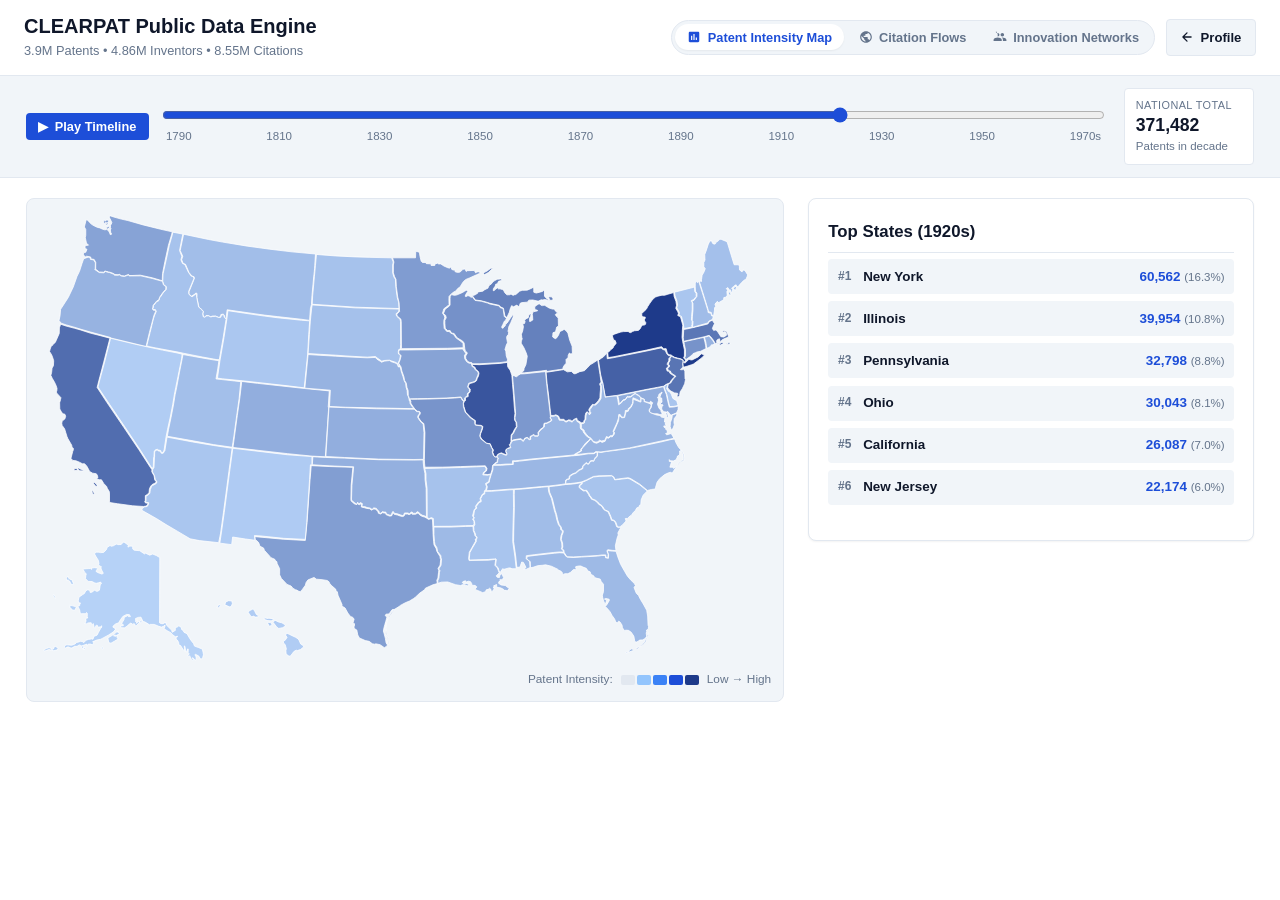
<file: clearpat.html>
<!DOCTYPE html>
<html lang="en" data-theme="light">
<head>
  <meta charset="UTF-8">
  <meta name="viewport" content="width=device-width, initial-scale=1.0">
  <title>CLEARPAT Historical USPTO Data Engine | Dr. Sergio Gabriel Petralia</title>
  <meta name="description" content="Dedicated fullscreen public data engine exploring 3.9M USPTO patents, 4.86M inventors, and 8.55M citation flows across 185 years of American technological history.">
  <link rel="stylesheet" href="style.css?v=20261010_v1">
  <link rel="preconnect" href="https://fonts.googleapis.com">
  <link rel="preconnect" href="https://fonts.gstatic.com" crossorigin>
  <link href="https://fonts.googleapis.com/css2?family=Plus+Jakarta+Sans:wght@400;500;600;700;800&family=Space+Grotesk:wght@500;700&family=JetBrains+Mono:wght@400;500&display=swap" rel="stylesheet">
</head>
<body class="standalone-explorer-page">

  <div class="explorer-modal-window standalone-window" onclick="event.stopPropagation()">
      
      <!-- Modal Header -->
      <div class="modal-exp-header">
        <div class="exp-header-info">
          <h2 class="exp-modal-title">CLEARPAT Public Data Engine</h2>
          <p class="exp-modal-sub">3.9M Patents &bull; 4.86M Inventors &bull; 8.55M Citations</p>
        </div>

        <div class="exp-header-actions">
          <div class="explorer-tabs">
            <button id="tab-intensity" class="tab-btn active" onclick="setExplorerMode('intensity')">
              <svg class="tab-icon" viewBox="0 0 24 24"><path d="M19 3H5c-1.1 0-2 .9-2 2v14c0 1.1.9 2 2 2h14c1.1 0 2-.9 2-2V5c0-1.1-.9-2-2-2zM9 17H7v-7h2v7zm4 0h-2V7h2v10zm4 0h-2v-4h2v4z"/></svg>
              Patent Intensity Map
            </button>
            <button id="tab-citations" class="tab-btn" onclick="setExplorerMode('citations')">
              <svg class="tab-icon" viewBox="0 0 24 24"><path d="M12 2C6.48 2 2 6.48 2 12s4.48 10 10 10 10-4.48 10-10S17.52 2 12 2zm-1 17.93c-3.95-.49-7-3.85-7-7.93 0-.62.08-1.21.21-1.79L9 15v1c0 1.1.9 2 2 2v1.93zm6.9-2.54c-.26-.81-1-1.39-1.9-1.39h-1v-3c0-.55-.45-1-1-1H8v-2h2c.55 0 1-.45 1-1V7h2c1.1 0 2-.9 2-2v-.41c2.93 1.19 5 4.06 5 7.41 0 2.08-.8 3.97-2.1 5.39z"/></svg>
              Citation Flows
            </button>
            <button id="tab-networks" class="tab-btn" onclick="setExplorerMode('networks')">
              <svg class="tab-icon" viewBox="0 0 24 24"><path d="M16 11c1.66 0 2.99-1.34 2.99-3S17.66 5 16 5c-1.66 0-3 1.34-3 3s1.34 3 3 3zm-8 0c1.66 0 2.99-1.34 2.99-3S9.66 5 8 5C6.34 5 5 6.34 5 3s1.34 3 3 3zm0 2c-2.33 0-7 1.17-7 3.5V19h14v-2.5c0-2.33-4.67-3.5-7-3.5zm8 0c-.29 0-.62.02-.97.05 1.16.84 1.97 1.97 1.97 3.45V19h6v-2.5c0-2.33-4.67-3.5-7-3.5z"/></svg>
              Innovation Networks
            </button>
          </div>
          <a href="index.html" class="btn-back-home" title="Return to Sergio Gabriel Petralia Academic Website">
            <svg viewBox="0 0 24 24" width="14" height="14" fill="none" stroke="currentColor" stroke-width="2.2" stroke-linecap="round" stroke-linejoin="round">
              <path d="M19 12H5M12 19l-7-7 7-7"/>
            </svg>
            Profile
          </a>
        </div>
      </div>

      <!-- Controls Row -->
      <div class="modal-exp-controls">
        
        <!-- Controls: Intensity Mode -->
        <div id="intensity-controls" class="control-panel-inner">
          <div class="timeline-slider-wrap">
            <div class="slider-row">
              <button id="play-btn" class="btn-play" onclick="togglePlayDecades()">
                <span id="play-icon">▶</span> <span id="play-text">Play Timeline</span>
              </button>
              <div class="slider-track-wrap" style="flex: 1; display: flex; flex-direction: column;">
                <input type="range" id="decade-slider" min="0" max="18" value="13" step="1" oninput="onDecadeSlider(this.value)" style="width: 100%;">
                <div class="decade-ticks">
                  <span>1790</span><span>1810</span><span>1830</span><span>1850</span><span>1870</span><span>1890</span><span>1910</span><span>1930</span><span>1950</span><span>1970s</span>
                </div>
              </div>
            </div>
          </div>

          <div class="kpi-mini-grid">
            <div class="kpi-box">
              <span class="kpi-title">National Total</span>
              <span id="kpi-total" class="kpi-number">415,283</span>
              <span class="kpi-sub">Patents in decade</span>
            </div>
          </div>
        </div>

        <!-- Controls: Citation Flows Mode with Time Slider -->
        <div id="citations-controls" class="control-panel-inner" style="display: none;">
          <div class="citation-top-controls">
            
            <div class="select-group">
              <label for="flow-state-select">Focus State:</label>
              <select id="flow-state-select" onchange="onStateSelectChange(this.value)">
                <!-- populated dynamically -->
              </select>
            </div>

            <!-- Era Slider for Citations -->
            <div class="citation-era-wrap">
              <div class="era-chip-group">
                <button class="era-chip active" onclick="setCitationEra('All', this)">All</button>
                <button class="era-chip" onclick="setCitationEra('1836–1874', this)">1836–1874</button>
                <button class="era-chip" onclick="setCitationEra('1875–1899', this)">1875–1899</button>
                <button class="era-chip" onclick="setCitationEra('1900–1924', this)">1900–1924</button>
                <button class="era-chip" onclick="setCitationEra('1925–1949', this)">1925–1949</button>
                <button class="era-chip" onclick="setCitationEra('1950–1975', this)">1950–1975</button>
              </div>
            </div>

            <div class="flow-dir-toggle">
              <span class="dir-label">Direction:</span>
              <button id="btn-dir-out" class="btn-chip active" onclick="setCitationDirection('outflow')">
                Citing &rarr;
              </button>
              <button id="btn-dir-in" class="btn-chip" onclick="setCitationDirection('inflow')">
                Cited By &larr;
              </button>
            </div>

          </div>

        </div>

        <!-- Controls: Innovation Networks Mode (Decade-Aware Firm Co-Inventorship) -->
        <div id="networks-controls" class="control-panel-inner" style="display: none;">
          
          <div class="network-decade-bar">
                        <div class="network-decade-slider-wrap">
              <input type="range" id="net-decade-slider" min="0" max="14" value="9" step="1" oninput="onNetDecadeSlider(this.value)">
              <div class="net-decade-ticks">
                <span style="left: 0%;">Pre-1836</span>
                <span style="left: 7.14%;">1840s</span>
                <span style="left: 14.29%;">1850s</span>
                <span style="left: 21.43%;">1860s</span>
                <span style="left: 28.57%;">1870s</span>
                <span style="left: 35.71%;">1880s</span>
                <span style="left: 42.86%;">1890s</span>
                <span style="left: 50%;">1900s</span>
                <span style="left: 57.14%;">1910s</span>
                <span style="left: 64.29%;" class="active-tick">1920s</span>
                <span style="left: 71.43%;">1930s</span>
                <span style="left: 78.57%;">1940s</span>
                <span style="left: 85.71%;">1950s</span>
                <span style="left: 92.86%;">1960s</span>
                <span style="left: 100%;">1970s</span>
              </div>
            </div>
          </div>

          <!-- Dynamic Corporate Lab Tiles for selected decade -->
          <div class="firm-tiles-wrap">
            <span class="firm-tiles-label">Top Patentees:</span>
            <div id="firm-tiles-container" class="firm-tiles-grid">
              <!-- Dynamically rendered per decade -->
            </div>
          </div>

          

        </div>

      </div>

      <!-- Main Visual Stage -->
      <div id="modal-stage" class="modal-exp-stage mode-intensity">
        
        <!-- Left: SVG US Map Canvas -->
        <div class="map-container-wrap">
          <svg id="us-patent-map" viewBox="174 100 959 593" preserveAspectRatio="xMidYMid meet">
            <defs>
              <linearGradient id="flow-grad" x1="0%" y1="0%" x2="100%" y2="100%">
                <stop offset="0%" stop-color="#3b82f6" stop-opacity="0.85"/>
                <stop offset="100%" stop-color="#f59e0b" stop-opacity="0.95"/>
              </linearGradient>
            </defs>
            <g id="states-group"></g>
            <g id="flows-group"></g>
            <g id="nodes-group"></g>
          </svg>

          <!-- Interactive SVG Network Graph -->
          <svg id="network-graph-svg" viewBox="0 0 920 560" preserveAspectRatio="xMidYMid meet" style="display: none; width: 100%; height: auto;">
            <defs>
              <filter id="net-glow" x="-20%" y="-20%" width="140%" height="140%">
                <feGaussianBlur stdDeviation="3" result="blur" />
                <feComposite in="SourceGraphic" in2="blur" operator="over" />
              </filter>
            </defs>
            <g id="net-edges-group"></g>
            <g id="net-nodes-group"></g>
            <g id="net-labels-group"></g>
          </svg>

          <!-- Interactive Tooltip -->
          <div id="map-tooltip" class="map-tooltip">
            <div id="tooltip-state" class="tooltip-state-name">State</div>
            <div id="tooltip-patents" class="tooltip-stat">0 patents</div>
            <div id="tooltip-entities" class="tooltip-entities"></div>
          </div>

          <div class="map-legend">
            <span class="legend-label">Patent Intensity:</span>
            <div class="legend-scale">
              <span class="legend-box" style="background: #e2e8f0;"></span>
              <span class="legend-box" style="background: #93c5fd;"></span>
              <span class="legend-box" style="background: #3b82f6;"></span>
              <span class="legend-box" style="background: #1d4ed8;"></span>
              <span class="legend-box" style="background: #1e3a8a;"></span>
            </div>
            <span class="legend-cap">Low &rarr; High</span>
          </div>


        </div>

        <!-- Right Side Panel (Used in Intensity and Inventors modes) -->
        <div id="explorer-sidebar" class="explorer-sidebar">
          
          <!-- Intensity Sidebar -->
          <div id="sidebar-intensity-view">
            <h4 class="sidebar-heading">Top States (<span id="sidebar-decade">1920s</span>)</h4>
            <div id="top-states-list" class="rank-list"></div>

          </div>

          <!-- Network Inspection Sidebar -->
          <div id="sidebar-network-view" style="display: none;">
            <div class="sidebar-header-row" style="margin-bottom: 0.6rem; align-items: center;">
              <h4 class="sidebar-heading" id="network-sidebar-title" style="margin: 0;">Top Inventors</h4>
              <button id="btn-reset-focus" class="btn-chip" style="font-size: 0.72rem; padding: 0.15rem 0.5rem; display: none;" onclick="resetToFirmOverview()">← All Inventors</button>
            </div>
            
            <div id="network-active-card" class="network-detail-card">
              <div class="net-card-badge" id="net-card-type" style="display: none;"></div>
              <h3 id="net-card-title" style="display: none; margin-bottom: 0.35rem;"></h3>
              <div class="net-card-domain" id="net-card-subtitle" style="display: none;"></div>
              <div class="net-card-metrics" id="net-card-metrics" style="display: none;"></div>
              <div class="net-card-connections" style="margin-top: 0;">
                <span class="net-conn-title" id="net-conn-header" style="display: none;"></span>
                <div id="net-conn-list" class="net-conn-pills"></div>
              </div>
            </div>
          </div>

          <!-- Citation Inspection Sidebar -->
          <div id="sidebar-citation-view" style="display: none;">
            <div class="sidebar-header-row" style="margin-bottom: 0.6rem; align-items: center; justify-content: space-between;">
              <h4 class="sidebar-heading" id="citation-sidebar-title" style="margin: 0;">Citations</h4>
              <span id="citation-sidebar-badge" class="net-card-badge" style="font-size: 0.68rem; margin: 0; padding: 0.15rem 0.45rem;">All</span>
            </div>

            <!-- Citation Sidebar Subtabs -->
            <div class="citation-sidebar-subtabs">
              <button id="cit-subtab-interstate" class="cit-subtab-btn active" onclick="switchCitationSubtab('interstate')">Interstate</button>
              <button id="cit-subtab-foreign" class="cit-subtab-btn" onclick="switchCitationSubtab('foreign')">Foreign</button>
            </div>

            <!-- Subtab 1: Interstate Flows list -->
            <div id="cit-panel-interstate" class="cit-panel-view">
              <div id="cit-interstate-list" class="rank-list"></div>
            </div>

            <!-- Subtab 2: Foreign Citations list -->
            <div id="cit-panel-foreign" class="cit-panel-view" style="display: none;">
              <div id="cit-foreign-list" class="rank-list"></div>
            </div>
          </div>

        </div>

      </div>

    </div>

  <script src="clearpat_data.js?v=20261010_v1"></script>
  <script src="script.js?v=20261010_v1"></script>
</body>
</html>
</file>
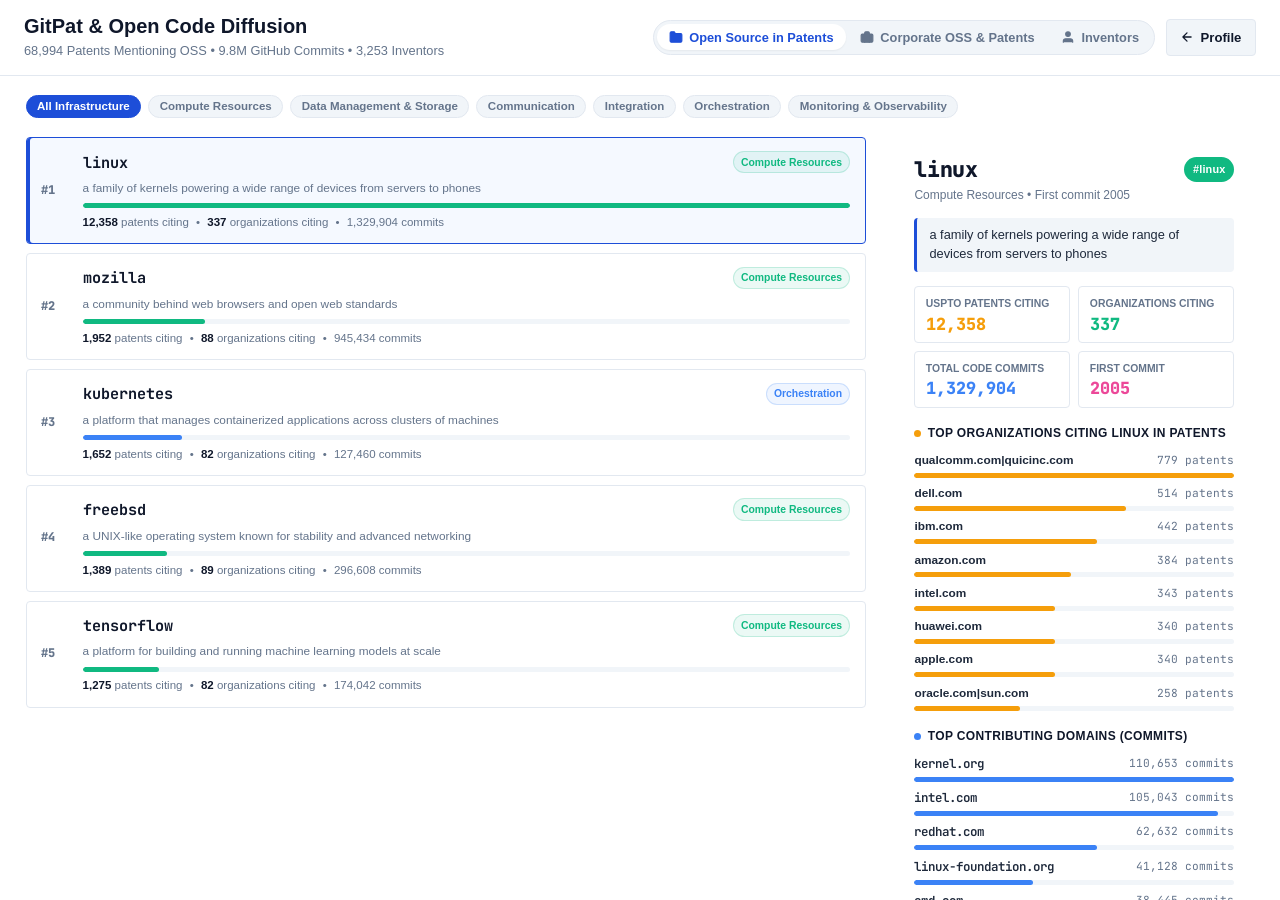
<file: gitpat.html>
<!DOCTYPE html>
<html lang="en" data-theme="light">
<head>
  <meta charset="UTF-8">
  <meta name="viewport" content="width=device-width, initial-scale=1.0">
  <title>GitPat & Open Code Diffusion | Dr. Sergio Gabriel Petralia</title>
  <meta name="description" content="Empirical data explorer for 'Open Source Software as Digital Platforms to Innovate' by Dr. Sergio Gabriel Petralia (JEBO 2026), linking USPTO patents to GitHub contributions and inventors.">
  <link rel="stylesheet" href="style.css?v=20261010_v1">
  <link rel="preconnect" href="https://fonts.googleapis.com">
  <link rel="preconnect" href="https://fonts.gstatic.com" crossorigin>
  <link href="https://fonts.googleapis.com/css2?family=Plus+Jakarta+Sans:wght@400;500;600;700;800&family=Space+Grotesk:wght@500;700&family=JetBrains+Mono:wght@400;500&display=swap" rel="stylesheet">
</head>
<body class="standalone-explorer-page">

  <div class="explorer-modal-window standalone-window" onclick="event.stopPropagation()">
      
    <!-- Modal Header -->
    <div class="modal-exp-header">
      <div class="exp-header-info">
        <h2 class="exp-modal-title">GitPat & Open Code Diffusion</h2>
        <p class="exp-modal-sub">68,994 Patents Mentioning OSS &bull; 9.8M GitHub Commits &bull; 3,253 Inventors</p>
      </div>

      <div class="exp-header-actions">
        <div class="explorer-tabs">
          <button id="gitpat-tab-projects" class="tab-btn gitpat-tab-btn active" data-mode="projects" onclick="setGitpatMode('projects')">
            <svg class="tab-icon" viewBox="0 0 24 24" width="16" height="16" fill="none" stroke="currentColor" stroke-width="2" stroke-linecap="round" stroke-linejoin="round">
              <path d="M22 19a2 2 0 0 1-2 2H4a2 2 0 0 1-2-2V5a2 2 0 0 1 2-2h5l2 3h9a2 2 0 0 1 2 2z"></path>
            </svg>
            Open Source in Patents
          </button>
          <button id="gitpat-tab-firms" class="tab-btn gitpat-tab-btn" data-mode="firms" onclick="setGitpatMode('firms')">
            <svg class="tab-icon" viewBox="0 0 24 24" width="16" height="16" fill="none" stroke="currentColor" stroke-width="2" stroke-linecap="round" stroke-linejoin="round">
              <rect x="2" y="7" width="20" height="14" rx="2" ry="2"></rect>
              <path d="M16 21V5a2 2 0 0 0-2-2h-4a2 2 0 0 0-2 2v16"></path>
            </svg>
            Corporate OSS & Patents
          </button>
          <button id="gitpat-tab-inventors" class="tab-btn gitpat-tab-btn" data-mode="inventors" onclick="setGitpatMode('inventors')">
            <svg class="tab-icon" viewBox="0 0 24 24" width="16" height="16" fill="none" stroke="currentColor" stroke-width="2" stroke-linecap="round" stroke-linejoin="round">
              <path d="M20 21v-2a4 4 0 0 0-4-4H8a4 4 0 0 0-4 4v2"></path>
              <circle cx="12" cy="7" r="4"></circle>
            </svg>
            Inventors
          </button>
        </div>
        <a href="index.html" class="btn-back-home" title="Return to Sergio Gabriel Petralia Academic Website">
          <svg viewBox="0 0 24 24" width="14" height="14" fill="none" stroke="currentColor" stroke-width="2.2" stroke-linecap="round" stroke-linejoin="round">
            <path d="M19 12H5M12 19l-7-7 7-7"/>
          </svg>
          Profile
        </a>
      </div>
    </div>

    <!-- Stage Container -->
    <div id="gitpat-stage" class="modal-exp-stage gitpat-stage mode-projects">
      <!-- Injected via gitpat.js -->
    </div>

  </div>

  <script src="gitpat_data.js"></script>
  <script src="gitpat.js?v=20261010_v1"></script>
</body>
</html>
</file>
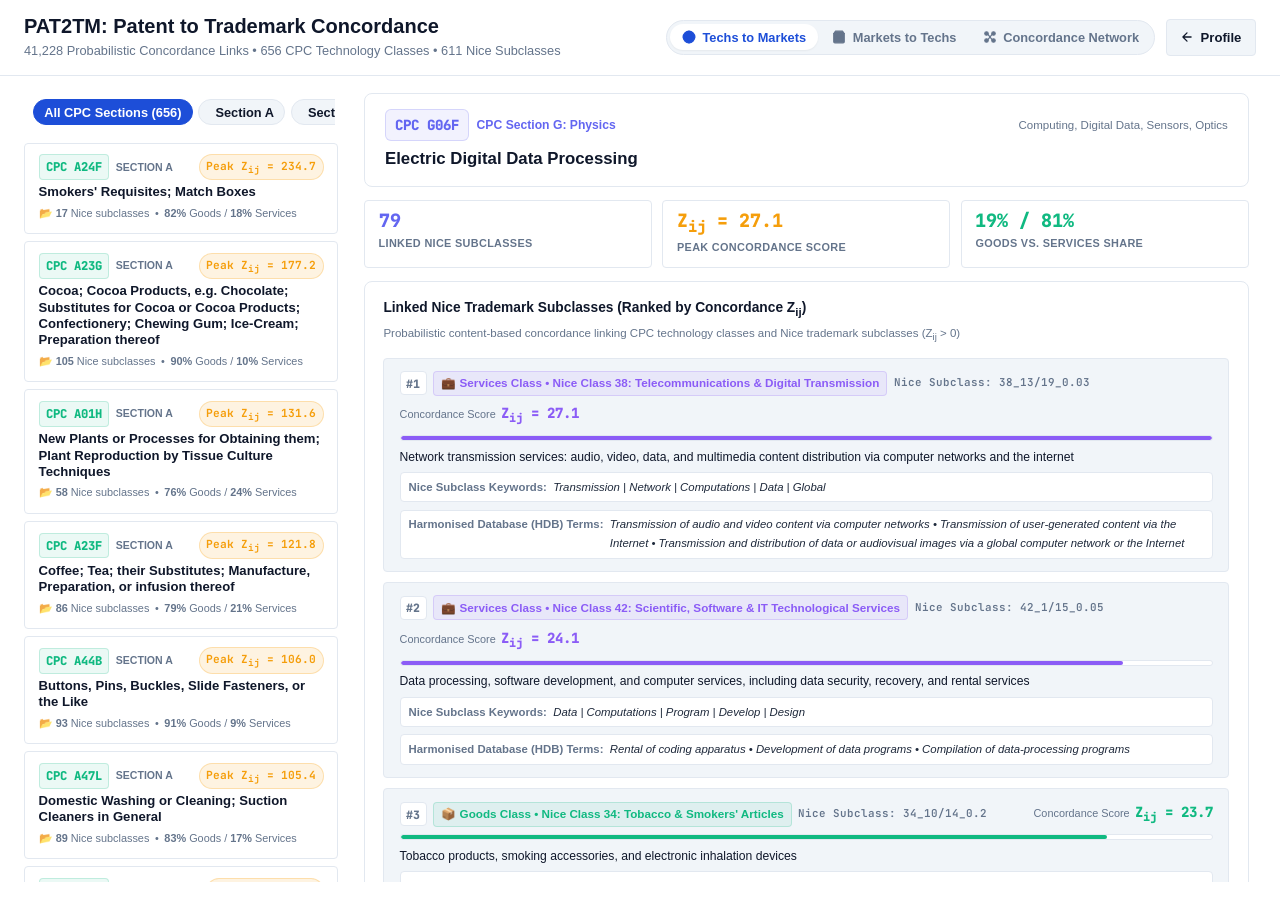
<file: pat2tm.html>
<!DOCTYPE html>
<html lang="en" data-theme="light">
<head>
  <meta charset="UTF-8">
  <meta name="viewport" content="width=device-width, initial-scale=1.0">
  <title>PAT2TM Concordance Explorer | Dr. Sergio Gabriel Petralia</title>
  <meta name="description" content="Interactive empirical concordance linking patent technology classes (CPC) to trademark product and service classifications (Nice subclasses) from 'A concordance between patent and trademark classes to link technologies to markets' (Nature Scientific Data 2026).">
  <link rel="stylesheet" href="style.css?v=20260930b">
  <link rel="preconnect" href="https://fonts.googleapis.com">
  <link rel="preconnect" href="https://fonts.gstatic.com" crossorigin>
  <link href="https://fonts.googleapis.com/css2?family=Plus+Jakarta+Sans:wght@400;500;600;700;800&family=Space+Grotesk:wght@500;700&family=JetBrains+Mono:wght@400;500&display=swap" rel="stylesheet">
  <script>
    (function() {
      const savedTheme = localStorage.getItem('theme');
      if (savedTheme) {
        document.documentElement.setAttribute('data-theme', savedTheme);
      }
    })();
  </script>
</head>
<body class="standalone-explorer-page">

  <div class="explorer-modal-window standalone-window" onclick="event.stopPropagation()">
      
    <!-- Modal Header -->
    <div class="modal-exp-header">
      <div class="exp-header-info">
        <h2 class="exp-modal-title">PAT2TM: Patent to Trademark Concordance</h2>
        <p class="exp-modal-sub">41,228 Probabilistic Concordance Links &bull; 656 CPC Technology Classes &bull; 611 Nice Subclasses</p>
      </div>

      <div class="exp-header-actions">
        <div class="explorer-tabs">
          <button id="pat2tm-tab-tech" class="tab-btn pat2tm-tab-btn active" data-mode="tech" onclick="setPat2tmMode('tech')">
            <svg class="tab-icon" viewBox="0 0 24 24" width="16" height="16" fill="none" stroke="currentColor" stroke-width="2" stroke-linecap="round" stroke-linejoin="round">
              <circle cx="12" cy="12" r="10"></circle>
              <line x1="2" y1="12" x2="22" y2="12"></line>
              <path d="M12 2a15.3 15.3 0 0 1 4 10 15.3 15.3 0 0 1-4 10 15.3 15.3 0 0 1-4-10 15.3 15.3 0 0 1 4-10z"></path>
            </svg>
            Techs to Markets
          </button>
          <button id="pat2tm-tab-market" class="tab-btn pat2tm-tab-btn" data-mode="market" onclick="setPat2tmMode('market')">
            <svg class="tab-icon" viewBox="0 0 24 24" width="16" height="16" fill="none" stroke="currentColor" stroke-width="2" stroke-linecap="round" stroke-linejoin="round">
              <path d="M6 2L3 6v14a2 2 0 0 0 2 2h14a2 2 0 0 0 2-2V6l-3-4z"></path>
              <line x1="3" y1="6" x2="21" y2="6"></line>
              <path d="M16 10a4 4 0 0 1-8 0"></path>
            </svg>
            Markets to Techs
          </button>
          <button id="pat2tm-tab-network" class="tab-btn pat2tm-tab-btn" data-mode="network" onclick="setPat2tmMode('network')">
            <svg class="tab-icon" viewBox="0 0 24 24" width="16" height="16" fill="none" stroke="currentColor" stroke-width="2" stroke-linecap="round" stroke-linejoin="round">
              <circle cx="6" cy="6" r="3"></circle>
              <circle cx="18" cy="6" r="3"></circle>
              <circle cx="6" cy="18" r="3"></circle>
              <circle cx="18" cy="18" r="3"></circle>
              <line x1="8.5" y1="7.5" x2="15.5" y2="16.5"></line>
              <line x1="8.5" y1="16.5" x2="15.5" y2="7.5"></line>
            </svg>
            Concordance Network
          </button>
        </div>
        <a href="index.html" class="btn-back-home" title="Return to Sergio Gabriel Petralia Academic Website">
          <svg viewBox="0 0 24 24" width="14" height="14" fill="none" stroke="currentColor" stroke-width="2.2" stroke-linecap="round" stroke-linejoin="round">
            <path d="M19 12H5M12 19l-7-7 7-7"/>
          </svg>
          Profile
        </a>
      </div>
    </div>

    <!-- Stage Container -->
    <div id="pat2tm-stage" class="modal-exp-stage pat2tm-stage mode-tech">
      <!-- Injected via pat2tm.js -->
    </div>

  </div>

  <script src="pat2tm_data.js"></script>
  <script src="pat2tm.js"></script>
</body>
</html>
</file>
<file: style.css>
/* ==========================================================================
   ACADEMIC RESEARCH PROFILE STYLESHEET
   Dr. Sergio Gabriel Petralia - Utrecht University
   Features:
   - 3 Switchable Aesthetic Modes: Editorial (Default), Barron Compact, LaTeX Paper
   - Full Dark / Light Theme Support
   - Pure CSS variables, zero external network dependencies
   ========================================================================== */

/* --------------------------------------------------------------------------
   1. COLOR & DESIGN TOKENS (LIGHT & DARK THEMES)
   -------------------------------------------------------------------------- */
:root {
  /* Common Accents */
  --color-primary: #1d4ed8;
  --color-primary-hover: #1e40af;
  --color-primary-light: rgba(29, 78, 216, 0.08);
  --color-accent: #0f766e;
  --color-accent-light: rgba(15, 118, 110, 0.1);
  --color-gold: #b45309;
  
  /* Light Theme (Default) */
  --bg-page: #f8fafc;
  --bg-card: #ffffff;
  --bg-subtle: #f1f5f9;
  --bg-toolbar: #0f172a;
  --text-toolbar: #f8fafc;
  
  --text-main: #1e293b;
  --text-muted: #64748b;
  --text-heading: #0f172a;
  --text-link: #2563eb;
  
  --border-light: #e2e8f0;
  --border-card: #cbd5e1;
  --border-hover: #94a3b8;
  
  --shadow-sm: 0 1px 2px 0 rgba(0, 0, 0, 0.05);
  --shadow-md: 0 4px 6px -1px rgba(0, 0, 0, 0.07), 0 2px 4px -2px rgba(0, 0, 0, 0.05);
  --shadow-lg: 0 10px 15px -3px rgba(0, 0, 0, 0.08), 0 4px 6px -4px rgba(0, 0, 0, 0.04);
  
  --radius-sm: 4px;
  --radius-md: 8px;
  --radius-lg: 12px;
  --radius-full: 9999px;

  /* Typography Fallbacks */
  --font-sans: -apple-system, BlinkMacSystemFont, "Segoe UI", Roboto, "Helvetica Neue", Arial, sans-serif;
  --font-serif: "Charter", "Bitstream Charter", "Sitka Text", "Cambria", "Georgia", serif;
  --font-mono: ui-monospace, SFMono-Regular, Menlo, Monaco, Consolas, "Liberation Mono", monospace;
  
  --font-body: var(--font-sans);
  --font-heading: var(--font-serif);
  
  --container-width: 1080px;
}

/* Dark Theme Overrides */
[data-theme="dark"] {
  --bg-page: #0b0f19;
  --bg-card: #151d2f;
  --bg-subtle: #1e293b;
  --bg-toolbar: #030712;
  --text-toolbar: #f3f4f6;
  
  --text-main: #cbd5e1;
  --text-muted: #94a3b8;
  --text-heading: #f8fafc;
  --text-link: #60a5fa;
  
  --border-light: #223049;
  --border-card: #2e3e5c;
  --border-hover: #475569;
  
  --shadow-sm: 0 1px 2px 0 rgba(0, 0, 0, 0.3);
  --shadow-md: 0 4px 6px -1px rgba(0, 0, 0, 0.4);
  --shadow-lg: 0 10px 15px -3px rgba(0, 0, 0, 0.5);
  
  --color-primary: #3b82f6;
  --color-primary-hover: #60a5fa;
  --color-primary-light: rgba(59, 130, 246, 0.15);
}

/* --------------------------------------------------------------------------
   2. SWITCHABLE DESIGN MODES (EDITORIAL vs. BARRON COMPACT vs. LATEX)
   -------------------------------------------------------------------------- */

/* Mode 1: Modern Editorial (Harvard / Stanford Economics aesthetic) */
[data-style="editorial"] {
  --font-body: var(--font-sans);
  --font-heading: var(--font-serif);
  --container-width: 1080px;
}
[data-style="editorial"] .hero-name {
  font-family: var(--font-serif);
  font-weight: 700;
  letter-spacing: -0.02em;
}
[data-style="editorial"] .section-title {
  font-family: var(--font-serif);
  font-size: 2rem;
  border-bottom: 2px solid var(--border-light);
  padding-bottom: 0.5rem;
}

/* Mode 2: High-Density Compact (Jon Barron CS / Quant aesthetic) */
[data-style="barron"] {
  --font-body: var(--font-sans);
  --font-heading: var(--font-sans);
  --container-width: 960px;
  --radius-md: 4px;
  --radius-lg: 6px;
}
[data-style="barron"] .hero-name {
  font-size: 2.2rem;
  font-weight: 800;
  letter-spacing: -0.03em;
}
[data-style="barron"] .pub-item {
  padding: 1rem 1.2rem;
  margin-bottom: 0.8rem;
  border-left: 3px solid var(--color-primary);
}
[data-style="barron"] .pub-title {
  font-size: 1.05rem;
  font-weight: 700;
  color: var(--color-primary);
}
[data-style="barron"] .section-title {
  font-size: 1.6rem;
  font-weight: 700;
  border-bottom: 1px solid var(--border-card);
  padding-bottom: 0.3rem;
}
[data-style="barron"] .data-grid {
  grid-template-columns: repeat(auto-fill, minmax(280px, 1fr));
  gap: 1rem;
}

/* Mode 3: Classic Paper (LaTeX / Computer Modern Academic aesthetic) */
[data-style="latex"] {
  --font-body: "Latin Modern Roman", "Computer Modern Roman", "Times New Roman", Times, serif;
  --font-heading: "Latin Modern Roman", "Computer Modern Roman", "Times New Roman", Times, serif;
  --bg-page: #ffffff;
  --bg-card: #ffffff;
  --bg-subtle: #fcfcfc;
  --border-light: #d1d5db;
  --border-card: #9ca3af;
  --container-width: 860px;
  --radius-sm: 0;
  --radius-md: 0;
  --radius-lg: 0;
  --radius-full: 0;
  --shadow-sm: none;
  --shadow-md: none;
  --shadow-lg: none;
}
[data-style="latex"] .hero-name {
  font-variant: small-caps;
  text-align: center;
  font-size: 2.4rem;
  margin-bottom: 0.3rem;
}
[data-style="latex"] .hero-subtitle {
  text-align: center;
  font-style: italic;
}
[data-style="latex"] .section-title {
  text-align: center;
  font-variant: small-caps;
  border-bottom: 1px solid #111;
  font-size: 1.5rem;
  letter-spacing: 0.05em;
}
[data-style="latex"] .pub-item {
  border: none;
  border-bottom: 1px dashed var(--border-light);
  background: transparent;
  padding: 1rem 0;
}
[data-style="latex"] .pub-title {
  font-weight: 700;
}
[data-style="latex"] .btn-academic,
[data-style="latex"] .btn-action {
  border-radius: 0;
  border: 1px solid #333;
  background: #fff;
  color: #111;
}

/* --------------------------------------------------------------------------
   3. GLOBAL RESET & BASE STYLES
   -------------------------------------------------------------------------- */
* {
  box-sizing: border-box;
  margin: 0;
  padding: 0;
}

html {
  scroll-behavior: smooth;
}

body {
  font-family: var(--font-body);
  background-color: var(--bg-page);
  color: var(--text-main);
  line-height: 1.65;
  font-size: 16px;
  transition: background-color 0.25s ease, color 0.25s ease;
}

a {
  color: var(--text-link);
  text-decoration: none;
  transition: color 0.15s ease, text-decoration 0.15s ease;
}
a:hover {
  text-decoration: underline;
}

/* --------------------------------------------------------------------------
   4. TOP TOOLBAR (DESIGN SWITCHER & THEME TOGGLE)
   -------------------------------------------------------------------------- */
.top-toolbar {
  background-color: var(--bg-toolbar);
  color: var(--text-toolbar);
  padding: 0.5rem 1rem;
  font-size: 0.85rem;
  position: sticky;
  top: 0;
  z-index: 1000;
  box-shadow: 0 2px 8px rgba(0, 0, 0, 0.15);
}
.toolbar-container {
  max-width: var(--container-width);
  margin: 0 auto;
  display: flex;
  justify-content: space-between;
  align-items: center;
  flex-wrap: wrap;
  gap: 0.75rem;
}
.toolbar-brand {
  display: flex;
  align-items: center;
  gap: 0.5rem;
  font-size: 0.85rem;
}
.live-dot {
  width: 8px;
  height: 8px;
  background-color: #22c55e;
  border-radius: 50%;
  display: inline-block;
  box-shadow: 0 0 6px #22c55e;
}
.toolbar-controls {
  display: flex;
  align-items: center;
  gap: 1rem;
}
.control-group {
  display: flex;
  align-items: center;
  gap: 0.4rem;
}
.control-group label {
  color: #94a3b8;
  font-size: 0.8rem;
}
.control-group select {
  background-color: #1e293b;
  color: #f8fafc;
  border: 1px solid #475569;
  border-radius: var(--radius-sm);
  padding: 0.25rem 0.6rem;
  font-size: 0.82rem;
  cursor: pointer;
  outline: none;
}
.control-group select:focus {
  border-color: #3b82f6;
}
.btn-tool {
  background-color: #1e293b;
  color: #f8fafc;
  border: 1px solid #475569;
  padding: 0.25rem 0.65rem;
  border-radius: var(--radius-sm);
  font-size: 0.82rem;
  cursor: pointer;
  display: inline-flex;
  align-items: center;
  gap: 0.35rem;
  transition: all 0.15s ease;
}
.btn-tool:hover {
  background-color: #334155;
  border-color: #64748b;
}

/* --------------------------------------------------------------------------
   5. NAVIGATION
   -------------------------------------------------------------------------- */
.main-nav {
  background-color: var(--bg-card);
  border-bottom: 1px solid var(--border-light);
  position: sticky;
  top: 0;
  z-index: 900;
  backdrop-filter: blur(8px);
  -webkit-backdrop-filter: blur(8px);
}
.nav-container {
  max-width: var(--container-width);
  margin: 0 auto;
  padding: 0.8rem 1.5rem;
  display: flex;
  justify-content: space-between;
  align-items: center;
}
.nav-right {
  display: flex;
  align-items: center;
  gap: 1.5rem;
}
.btn-theme-nav {
  background: var(--bg-subtle);
  border: 1px solid var(--border-light);
  border-radius: var(--radius-full);
  width: 36px;
  height: 36px;
  display: flex;
  align-items: center;
  justify-content: center;
  cursor: pointer;
  font-size: 1.05rem;
  transition: all 0.2s ease;
  color: var(--text-heading);
  flex-shrink: 0;
}
.btn-theme-nav:hover {
  background: var(--bg-card);
  border-color: var(--color-primary);
  transform: scale(1.05);
}
.nav-logo {
  font-weight: 700;
  font-size: 1.15rem;
  color: var(--text-heading);
}
.nav-logo:hover {
  text-decoration: none;
  color: var(--color-primary);
}
.nav-links {
  list-style: none;
  display: flex;
  gap: 1.4rem;
}
.nav-links a {
  color: var(--text-muted);
  font-size: 0.92rem;
  font-weight: 500;
}
.nav-links a:hover {
  color: var(--color-primary);
  text-decoration: none;
}

/* --------------------------------------------------------------------------
   6. LAYOUT & SECTIONS
   -------------------------------------------------------------------------- */
.page-container {
  max-width: var(--container-width);
  margin: 0 auto;
  padding: 2.5rem 1.5rem 4rem 1.5rem;
}
.section {
  margin-bottom: 4rem;
}
.section-header {
  margin-bottom: 2rem;
}
.section-title {
  font-size: 1.85rem;
  color: var(--text-heading);
  margin-bottom: 0.4rem;
}
.section-desc {
  color: var(--text-muted);
  font-size: 1rem;
}

.badge-pill {
  display: inline-block;
  font-size: 0.75rem;
  font-weight: 600;
  text-transform: uppercase;
  letter-spacing: 0.05em;
  padding: 0.25rem 0.65rem;
  background-color: var(--color-primary-light);
  color: var(--color-primary);
  border-radius: var(--radius-full);
  margin-bottom: 0.6rem;
}

/* --------------------------------------------------------------------------
   7. HERO / PROFILE SECTION
   -------------------------------------------------------------------------- */
.hero-section {
  padding-bottom: 2.5rem;
  border-bottom: 1px solid var(--border-light);
}
.hero-grid {
  display: grid;
  grid-template-columns: 260px 1fr;
  gap: 2.5rem;
  align-items: start;
}
.hero-avatar-col {
  display: flex;
  flex-direction: column;
  align-items: center;
}
.avatar-frame {
  width: 220px;
  height: 220px;
  border-radius: var(--radius-lg);
  overflow: hidden;
  box-shadow: var(--shadow-md);
  border: 3px solid var(--bg-card);
  margin-bottom: 0;
  background-color: var(--bg-subtle);
}
.profile-img {
  width: 100%;
  height: 100%;
  object-fit: cover;
  display: block;
}
.profile-meta-card {
  width: 100%;
  background-color: var(--bg-card);
  border: 1px solid var(--border-light);
  border-radius: var(--radius-md);
  padding: 0.85rem 1rem;
  box-shadow: var(--shadow-sm);
}
.meta-item {
  display: flex;
  flex-direction: column;
  margin-bottom: 0.6rem;
}
.meta-item:last-child {
  margin-bottom: 0;
}
.meta-label {
  font-size: 0.72rem;
  text-transform: uppercase;
  letter-spacing: 0.04em;
  color: var(--text-muted);
}
.meta-value {
  font-size: 0.85rem;
  font-weight: 600;
  color: var(--text-heading);
}

.hero-bio-col {
  display: flex;
  flex-direction: column;
}
.hero-name {
  font-size: 2.4rem;
  color: var(--text-heading);
  line-height: 1.15;
  margin-bottom: 0.4rem;
}
.hero-subtitle {
  font-size: 1.15rem;
  color: var(--text-muted);
  font-weight: 500;
  margin-bottom: 1.25rem;
}
.bio-text {
  margin-bottom: 1rem;
  color: var(--text-main);
  font-size: 1.02rem;
  line-height: 1.7;
}

.profile-links {
  display: flex;
  flex-wrap: wrap;
  gap: 0.6rem;
  margin-top: 1rem;
}
.btn-academic {
  display: inline-flex;
  align-items: center;
  gap: 0.45rem;
  padding: 0.45rem 0.9rem;
  background-color: var(--bg-card);
  border: 1px solid var(--border-card);
  border-radius: var(--radius-md);
  color: var(--text-heading);
  font-size: 0.88rem;
  font-weight: 500;
  box-shadow: var(--shadow-sm);
  transition: all 0.15s ease;
}
.btn-academic:hover {
  background-color: var(--bg-subtle);
  border-color: var(--border-hover);
  text-decoration: none;
  transform: translateY(-1px);
}
.btn-academic.btn-primary {
  background-color: var(--color-primary);
  color: #ffffff;
  border-color: var(--color-primary);
}
.btn-academic.btn-primary:hover {
  background-color: var(--color-primary-hover);
}
.icon {
  width: 16px;
  height: 16px;
  fill: currentColor;
}

/* --------------------------------------------------------------------------
   8. WORK IN PROGRESS (TILES / GRID)
   -------------------------------------------------------------------------- */
.wip-grid {
  display: grid;
  grid-template-columns: repeat(3, 1fr);
  gap: 1.25rem;
  align-items: stretch;
}

@media (max-width: 960px) {
  .wip-grid {
    grid-template-columns: repeat(2, 1fr);
  }
}

@media (max-width: 640px) {
  .wip-grid {
    grid-template-columns: 1fr;
  }
}

.wip-card {
  background-color: var(--bg-card);
  border: 1px solid var(--border-light);
  border-radius: var(--radius-lg);
  padding: 1.5rem 1.35rem;
  box-shadow: var(--shadow-sm);
  display: flex;
  flex-direction: column;
  justify-content: flex-start;
  transition: all 0.25s cubic-bezier(0.16, 1, 0.3, 1);
  position: relative;
}

.wip-card:hover {
  border-color: var(--color-primary);
  box-shadow: var(--shadow-md);
  transform: translateY(-2px);
}

.wip-card-main {
  display: flex;
  flex-direction: column;
}

.wip-title {
  font-size: 1.05rem;
  font-weight: 700;
  color: var(--text-heading);
  line-height: 1.35;
  margin-bottom: 0.45rem;
  min-height: 4.5rem;
  display: flex;
  align-items: flex-start;
}

.wip-authors {
  font-size: 0.86rem;
  color: var(--text-body);
  line-height: 1.45;
  margin-bottom: 0.35rem;
  min-height: 2.75rem;
  display: flex;
  align-items: flex-start;
}

.wip-venue {
  font-size: 0.82rem;
  color: var(--text-muted);
  line-height: 1.4;
  margin-bottom: 0.75rem;
  min-height: 2.4rem;
  display: flex;
  align-items: flex-start;
}

@media (max-width: 640px) {
  .wip-title,
  .wip-authors,
  .wip-venue {
    min-height: auto;
  }
}

.wip-action-row {
  display: flex;
  gap: 0.6rem;
  align-items: center;
  flex-wrap: wrap;
  padding-bottom: 0.25rem;
}

/* Identical sizing & styling for both buttons in the WIP card */
.wip-action-row .btn-action,
.wip-action-row .btn-abstract {
  display: inline-flex;
  align-items: center;
  justify-content: center;
  gap: 0.35rem;
  height: 32px;
  min-width: 110px;
  padding: 0 0.85rem;
  box-sizing: border-box;
  font-size: 0.82rem;
  font-weight: 600;
  line-height: 1;
  border-radius: var(--radius-sm);
  border: 1px solid var(--border-light);
  background-color: var(--bg-subtle);
  color: var(--text-heading);
  text-decoration: none;
  cursor: pointer;
  transition: all 0.2s ease;
}

.wip-action-row .btn-action:hover,
.wip-action-row .btn-abstract:hover,
.wip-action-row .btn-abstract.active {
  background-color: var(--color-primary-light);
  border-color: var(--color-primary);
  color: var(--color-primary);
  text-decoration: none;
}

.wip-action-row .btn-abstract .chevron {
  font-size: 0.75rem;
  transition: transform 0.2s ease;
}

.wip-abstract-text {
  font-size: 0.82rem;
  color: var(--text-muted);
  line-height: 1.6;
  margin-top: 0.75rem;
  padding: 0.85rem 0.95rem;
  background-color: var(--bg-subtle);
  border-radius: var(--radius-sm);
  border-left: 3px solid var(--color-primary);
  animation: wipFadeDown 0.2s ease-out;
}

@keyframes wipFadeDown {
  from {
    opacity: 0;
    transform: translateY(-4px);
  }
  to {
    opacity: 1;
    transform: translateY(0);
  }
}

/* --------------------------------------------------------------------------
   9. DATA SPOTLIGHT
   -------------------------------------------------------------------------- */
.data-grid {
  display: grid;
  grid-template-columns: repeat(2, 1fr);
  gap: 1.5rem;
}

@media (max-width: 768px) {
  .data-grid {
    grid-template-columns: 1fr;
  }
  .modal-exp-header {
    flex-wrap: wrap;
    gap: 0.75rem;
  }
}

.data-card {
  background-color: var(--bg-card);
  border: 1px solid var(--border-light);
  border-radius: var(--radius-lg);
  padding: 1.6rem;
  box-shadow: var(--shadow-sm);
  display: flex;
  flex-direction: column;
  justify-content: space-between;
  transition: all 0.25s cubic-bezier(0.16, 1, 0.3, 1);
}
.data-card:hover {
  border-color: var(--color-primary);
  box-shadow: var(--shadow-md);
  transform: translateY(-2px);
}
.data-badge {
  align-self: flex-start;
  font-size: 0.72rem;
  font-weight: 600;
  padding: 0.2rem 0.55rem;
  background-color: var(--color-accent-light);
  color: var(--color-accent);
  border-radius: var(--radius-full);
  margin-bottom: 0.6rem;
}
.data-card h3 {
  font-size: 1.3rem;
  color: var(--text-heading);
  margin-bottom: 0.25rem;
}
.data-sub {
  font-size: 0.85rem;
  font-weight: 600;
  color: var(--color-primary);
  margin-bottom: 0.8rem;
}
.data-card p {
  font-size: 0.9rem;
  color: var(--text-main);
  line-height: 1.6;
  margin-bottom: 0.8rem;
  flex-grow: 1;
}
.data-authors {
  font-size: 0.82rem;
  color: var(--text-muted);
  font-style: italic;
  margin-bottom: 1rem;
}
.card-links {
  display: flex;
  align-items: center;
  gap: 0.6rem;
  flex-wrap: wrap;
  margin-top: auto;
  padding-top: 1rem;
  border-top: 1px solid var(--border-light);
}

.card-links .btn-launch-explorer {
  display: inline-flex;
  align-items: center;
  justify-content: center;
  white-space: nowrap;
  gap: 0.35rem;
  height: 32px;
  padding: 0 0.85rem;
  box-sizing: border-box;
  font-size: 0.82rem;
  font-weight: 600;
  line-height: 1;
  border-radius: var(--radius-sm);
  background-color: var(--color-primary);
  color: #ffffff;
  border: 1px solid var(--color-primary);
  cursor: pointer;
  transition: all 0.2s ease;
}
.card-links .btn-launch-explorer:hover {
  background-color: var(--color-primary-hover);
  border-color: var(--color-primary-hover);
}

.card-links .spark-icon {
  display: inline-block;
  color: #fbbf24;
  margin-right: 0.15rem;
  font-size: 0.95em;
  line-height: 1;
}

.card-links .link-btn {
  display: inline-flex;
  align-items: center;
  justify-content: center;
  white-space: nowrap;
  height: 32px;
  padding: 0 0.85rem;
  box-sizing: border-box;
  font-size: 0.82rem;
  font-weight: 600;
  line-height: 1;
  border-radius: var(--radius-sm);
  border: 1px solid var(--border-light);
  background-color: var(--bg-subtle);
  color: var(--text-heading);
  text-decoration: none;
  cursor: pointer;
  transition: all 0.2s ease;
}
.card-links .link-btn:hover {
  background-color: var(--color-primary-light);
  border-color: var(--color-primary);
  color: var(--color-primary);
  text-decoration: none;
}

.tag-status {
  font-size: 0.75rem;
  font-weight: 600;
  color: var(--color-gold);
  background-color: rgba(180, 83, 9, 0.1);
  padding: 0.25rem 0.5rem;
  border-radius: var(--radius-sm);
}

/* --------------------------------------------------------------------------
   10. PUBLICATIONS SECTION & FILTERS
   -------------------------------------------------------------------------- */
.pub-filter-bar {
  display: flex;
  gap: 0.5rem;
  flex-wrap: wrap;
  margin-bottom: 1.8rem;
}
.filter-btn {
  padding: 0.4rem 0.85rem;
  font-size: 0.85rem;
  border: 1px solid var(--border-card);
  background-color: var(--bg-card);
  color: var(--text-muted);
  border-radius: var(--radius-full);
  cursor: pointer;
  transition: all 0.15s ease;
}
.filter-btn:hover {
  background-color: var(--bg-subtle);
  color: var(--text-heading);
}
.filter-btn.active {
  background-color: var(--color-primary);
  color: #ffffff;
  border-color: var(--color-primary);
}

.publications-list {
  display: flex;
  flex-direction: column;
  gap: 1rem;
}
.pub-item {
  background-color: var(--bg-card);
  border: 1px solid var(--border-light);
  border-radius: var(--radius-md);
  padding: 1.1rem 1.45rem;
  box-shadow: var(--shadow-sm);
  transition: all 0.2s ease;
  position: relative;
}
.pub-item:hover {
  border-color: var(--border-hover);
  box-shadow: var(--shadow-md);
}

.pub-header-row {
  display: flex;
  justify-content: space-between;
  align-items: center;
  margin-bottom: 0.45rem;
  gap: 0.8rem;
}

.pub-badges {
  display: inline-flex;
  align-items: center;
  gap: 0.45rem;
}

.pub-type-badge {
  display: inline-flex;
  align-items: center;
  font-size: 0.72rem;
  font-weight: 600;
  text-transform: uppercase;
  letter-spacing: 0.03em;
  padding: 0.15rem 0.5rem;
  border-radius: var(--radius-sm);
  background-color: rgba(59, 130, 246, 0.08);
  color: var(--color-primary);
  border: 1px solid rgba(59, 130, 246, 0.2);
}

.pub-type-badge.type-book {
  background-color: rgba(147, 51, 234, 0.08);
  color: #9333ea;
  border-color: rgba(147, 51, 234, 0.2);
}

.pub-year-badge {
  display: inline-flex;
  align-items: center;
  font-size: 0.72rem;
  font-weight: 700;
  padding: 0.15rem 0.5rem;
  border-radius: var(--radius-sm);
  background-color: var(--bg-subtle);
  color: var(--text-muted);
  border: 1px solid var(--border-light);
}

.pub-doi-btn {
  display: inline-flex;
  align-items: center;
  justify-content: center;
  height: 28px;
  padding: 0 0.75rem;
  box-sizing: border-box;
  font-size: 0.78rem;
  font-weight: 600;
  line-height: 1;
  border-radius: var(--radius-sm);
  border: 1px solid var(--border-light);
  background-color: var(--bg-subtle);
  color: var(--color-primary);
  text-decoration: none;
  cursor: pointer;
  white-space: nowrap;
  transition: all 0.15s ease;
  margin-left: auto;
}

.pub-doi-btn:hover {
  background-color: var(--color-primary);
  color: #ffffff;
  border-color: var(--color-primary);
  text-decoration: none;
}

.pub-title {
  font-size: 1.1rem;
  color: var(--text-heading);
  line-height: 1.35;
  margin-bottom: 0.25rem;
}
.pub-authors {
  font-size: 0.9rem;
  color: var(--text-main);
  margin-bottom: 0.2rem;
}
.pub-venue {
  font-size: 0.88rem;
  color: var(--text-muted);
  margin-bottom: 0;
}
.pub-summary {
  font-size: 0.88rem;
  color: var(--text-muted);
  line-height: 1.55;
  margin-bottom: 0.75rem;
}

.pub-actions {
  display: flex;
  align-items: center;
  gap: 0.5rem;
  flex-wrap: wrap;
}
.btn-action {
  font-size: 0.8rem;
  font-weight: 600;
  padding: 0.25rem 0.65rem;
  border: 1px solid var(--border-card);
  border-radius: var(--radius-sm);
  background-color: var(--bg-card);
  color: var(--text-heading);
  cursor: pointer;
  transition: all 0.15s ease;
}
.btn-action:hover {
  background-color: var(--color-primary-light);
  border-color: var(--color-primary);
  color: var(--color-primary);
  text-decoration: none;
}
.btn-action.btn-bib {
  color: var(--color-primary);
  border-color: var(--color-primary);
}
.btn-action.btn-primary {
  background-color: var(--color-primary);
  color: #ffffff;
  border-color: var(--color-primary);
}
.pub-note {
  font-size: 0.78rem;
  color: var(--text-muted);
  font-style: italic;
  margin-left: 0.5rem;
}

/* --------------------------------------------------------------------------
   11. TEACHING, HONORS & TIMELINE
   -------------------------------------------------------------------------- */
.teaching-grid {
  display: grid;
  grid-template-columns: repeat(auto-fill, minmax(300px, 1fr));
  gap: 1.5rem;
}
.teaching-card {
  background-color: var(--bg-card);
  border: 1px solid var(--border-light);
  border-radius: var(--radius-md);
  padding: 1.5rem;
  box-shadow: var(--shadow-sm);
}
.teaching-role {
  font-size: 0.75rem;
  font-weight: 700;
  text-transform: uppercase;
  color: var(--color-primary);
  margin-bottom: 0.3rem;
}
.teaching-card h3 {
  font-size: 1.2rem;
  color: var(--text-heading);
  margin-bottom: 0.8rem;
}
.teaching-list {
  list-style: disc;
  padding-left: 1.2rem;
}
.teaching-list li {
  font-size: 0.88rem;
  color: var(--text-main);
  margin-bottom: 0.5rem;
}

.two-col-grid {
  display: grid;
  grid-template-columns: 1fr 1fr;
  gap: 2rem;
}
.list-card {
  background-color: var(--bg-card);
  border: 1px solid var(--border-light);
  border-radius: var(--radius-md);
  padding: 1.6rem;
  box-shadow: var(--shadow-sm);
}
.list-card h3 {
  font-size: 1.25rem;
  color: var(--text-heading);
  margin-bottom: 1.2rem;
  padding-bottom: 0.4rem;
  border-bottom: 1px solid var(--border-light);
}
.timeline-list {
  list-style: none;
}
.timeline-list li {
  display: flex;
  gap: 1rem;
  margin-bottom: 1rem;
  font-size: 0.9rem;
}
.timeline-list .year {
  font-weight: 700;
  color: var(--color-primary);
  min-width: 45px;
}
.timeline-content {
  color: var(--text-main);
}

/* --------------------------------------------------------------------------
   12. CONTACT & CV BOX
   -------------------------------------------------------------------------- */
.contact-card-box {
  background-color: var(--bg-card);
  border: 1px solid var(--border-light);
  border-radius: var(--radius-lg);
  padding: 2.2rem;
  box-shadow: var(--shadow-sm);
  display: grid;
  grid-template-columns: 1.4fr 1fr;
  gap: 2.5rem;
}
.contact-info-col h3 {
  font-size: 1.4rem;
  color: var(--text-heading);
  margin-bottom: 0.2rem;
}
.contact-sub {
  color: var(--text-muted);
  font-size: 0.9rem;
  margin-bottom: 1.4rem;
}
.contact-details {
  display: flex;
  flex-direction: column;
  gap: 0.8rem;
}
.contact-row {
  display: flex;
  align-items: flex-start;
  gap: 0.8rem;
  font-size: 0.92rem;
}
.contact-row .icon {
  margin-top: 3px;
  flex-shrink: 0;
  color: var(--color-primary);
}

.cv-box {
  background-color: var(--bg-subtle);
  border: 1px dashed var(--border-card);
  border-radius: var(--radius-md);
  padding: 1.5rem;
  display: flex;
  flex-direction: column;
  justify-content: center;
  text-align: center;
}
.cv-box h4 {
  font-size: 1.2rem;
  color: var(--text-heading);
  margin-bottom: 0.4rem;
}
.cv-box p {
  font-size: 0.85rem;
  color: var(--text-muted);
  margin-bottom: 1.2rem;
}
.cv-download-btn {
  justify-content: center;
  padding: 0.6rem 1rem;
}
.file-hint {
  display: block;
  font-size: 0.75rem;
  color: var(--text-muted);
  margin-top: 0.8rem;
}

/* --------------------------------------------------------------------------
   13. BIBTEX MODAL
   -------------------------------------------------------------------------- */
.modal-backdrop {
  display: none;
  position: fixed;
  top: 0;
  left: 0;
  width: 100vw;
  height: 100vh;
  background-color: rgba(0, 0, 0, 0.6);
  z-index: 2000;
  justify-content: center;
  align-items: center;
  padding: 1.5rem;
}
.modal-backdrop.open {
  display: flex;
}
.modal-card {
  background-color: var(--bg-card);
  border-radius: var(--radius-md);
  width: 100%;
  max-width: 650px;
  box-shadow: var(--shadow-lg);
  border: 1px solid var(--border-card);
  overflow: hidden;
  animation: modalFadeIn 0.2s ease-out;
}
@keyframes modalFadeIn {
  from { opacity: 0; transform: scale(0.96); }
  to { opacity: 1; transform: scale(1); }
}
.modal-header {
  padding: 1rem 1.4rem;
  border-bottom: 1px solid var(--border-light);
  display: flex;
  justify-content: space-between;
  align-items: center;
}
.modal-header h3 {
  font-size: 1.1rem;
  color: var(--text-heading);
}
.modal-close {
  background: none;
  border: none;
  font-size: 1.5rem;
  color: var(--text-muted);
  cursor: pointer;
}
.modal-body {
  padding: 1.2rem 1.4rem;
  max-height: 50vh;
  overflow-y: auto;
  background-color: var(--bg-subtle);
}
.modal-body pre {
  font-family: var(--font-mono);
  font-size: 0.85rem;
  color: var(--text-main);
  white-space: pre-wrap;
  word-break: break-all;
}
.modal-footer {
  padding: 0.8rem 1.4rem;
  border-top: 1px solid var(--border-light);
  display: flex;
  align-items: center;
  gap: 0.8rem;
}
.copy-status {
  font-size: 0.85rem;
  color: #16a34a;
  font-weight: 600;
}

/* --------------------------------------------------------------------------
   14. FOOTER
   -------------------------------------------------------------------------- */
.site-footer {
  border-top: 1px solid var(--border-light);
  padding: 2.5rem 1.5rem;
  text-align: center;
  color: var(--text-muted);
  font-size: 0.85rem;
}
.footer-container {
  max-width: var(--container-width);
  margin: 0 auto;
}
.footer-sub {
  margin-top: 0.3rem;
  font-size: 0.78rem;
}

/* --------------------------------------------------------------------------
   15. RESPONSIVE BREAKPOINTS
   -------------------------------------------------------------------------- */
@media (max-width: 860px) {
  .hero-grid {
    grid-template-columns: 1fr;
    text-align: center;
  }
  .hero-avatar-col {
    margin: 0 auto;
  }
  .profile-links {
    justify-content: center;
  }
  .two-col-grid {
    grid-template-columns: 1fr;
  }
  .contact-card-box {
    grid-template-columns: 1fr;
  }
  .nav-links {
    display: none; /* can be expanded into mobile drawer */
  }
}

/* --------------------------------------------------------------------------
   TEACHING 2-COLUMN & CLEAN CONTACT CARD
   -------------------------------------------------------------------------- */
.teaching-grid-two {
  display: grid;
  grid-template-columns: 1fr 1fr;
  gap: 1.5rem;
}
@media (max-width: 768px) {
  .teaching-grid-two {
    grid-template-columns: 1fr;
  }
}

.contact-single-card {
  background-color: var(--bg-card);
  border: 1px solid var(--border-light);
  border-radius: var(--radius-lg);
  padding: 2.2rem;
  box-shadow: var(--shadow-sm);
}
.contact-single-card h3 {
  font-size: 1.4rem;
  color: var(--text-heading);
  margin-bottom: 0.2rem;
}
.contact-single-card .contact-sub {
  color: var(--text-muted);
  font-size: 0.95rem;
  margin-bottom: 1.8rem;
}
.contact-details-grid {
  display: grid;
  grid-template-columns: repeat(auto-fill, minmax(260px, 1fr));
  gap: 1.5rem;
}
.contact-details-grid .contact-row {
  display: flex;
  align-items: flex-start;
  gap: 0.8rem;
  font-size: 0.92rem;
}
.contact-details-grid .contact-row strong {
  display: block;
  font-size: 0.78rem;
  text-transform: uppercase;
  letter-spacing: 0.04em;
  color: var(--text-muted);
  margin-bottom: 0.2rem;
}


/* ==========================================================================
   CLEARPAT INTERACTIVE MAP & CITATION FLOW EXPLORER STYLES
   ========================================================================== */
.clearpat-explorer-card {
  background-color: var(--bg-card);
  border: 1px solid var(--border-card);
  border-radius: var(--radius-lg);
  padding: 1.8rem;
  margin-bottom: 2.5rem;
  box-shadow: var(--shadow-md);
  position: relative;
  overflow: hidden;
}

.explorer-header {
  display: flex;
  justify-content: space-between;
  align-items: flex-start;
  flex-wrap: wrap;
  gap: 1.2rem;
  margin-bottom: 1.5rem;
  padding-bottom: 1.2rem;
  border-bottom: 1px solid var(--border-light);
}
.explorer-title-group {
  max-width: 650px;
}
.explorer-badge {
  background-color: rgba(37, 99, 235, 0.12);
  color: var(--color-primary);
  font-weight: 700;
  margin-bottom: 0.5rem;
}
.explorer-title {
  font-size: 1.45rem;
  color: var(--text-heading);
  margin-bottom: 0.35rem;
  line-height: 1.25;
}
.explorer-subtitle {
  font-size: 0.88rem;
  color: var(--text-muted);
  line-height: 1.5;
}

/* Tabs */
.explorer-tabs {
  display: flex;
  background-color: var(--bg-subtle);
  padding: 0.25rem;
  border-radius: var(--radius-full);
  border: 1px solid var(--border-light);
  gap: 0.2rem;
}
.tab-btn {
  display: inline-flex;
  align-items: center;
  gap: 0.45rem;
  padding: 0.45rem 1rem;
  font-size: 0.84rem;
  font-weight: 600;
  border-radius: var(--radius-full);
  border: none;
  background: transparent;
  color: var(--text-muted);
  cursor: pointer;
  transition: all 0.15s ease;
}
.tab-btn:hover {
  color: var(--text-heading);
}
.tab-btn.active {
  background-color: var(--bg-card);
  color: var(--color-primary);
  box-shadow: var(--shadow-sm);
}
.tab-icon {
  width: 15px;
  height: 15px;
  fill: currentColor;
}

/* Controls Panel */
.explorer-controls-panel {
  background-color: var(--bg-subtle);
  border: 1px solid var(--border-light);
  border-radius: var(--radius-md);
  padding: 1.1rem 1.4rem;
  margin-bottom: 1.5rem;
}
.control-panel-inner {
  display: flex;
  justify-content: space-between;
  align-items: center;
  flex-wrap: wrap;
  gap: 1.5rem;
}
.timeline-slider-wrap {
  flex: 1;
  min-width: 320px;
}
.slider-header {
  display: flex;
  justify-content: space-between;
  align-items: center;
  margin-bottom: 0.5rem;
}
.control-label {
  font-size: 0.88rem;
  color: var(--text-heading);
}
.highlight-val {
  color: var(--color-primary);
  font-size: 1.05rem;
}
.era-tag {
  font-size: 0.76rem;
  font-weight: 600;
  background-color: rgba(15, 118, 110, 0.12);
  color: var(--color-accent);
  padding: 0.15rem 0.55rem;
  border-radius: var(--radius-sm);
}
.slider-row {
  display: flex;
  align-items: center;
  gap: 0.8rem;
}
.btn-play {
  display: inline-flex;
  align-items: center;
  gap: 0.4rem;
  padding: 0.35rem 0.8rem;
  background-color: var(--color-primary);
  color: #ffffff;
  border: none;
  border-radius: var(--radius-sm);
  font-size: 0.8rem;
  font-weight: 600;
  cursor: pointer;
  transition: all 0.15s ease;
  white-space: nowrap;
}
.btn-play:hover {
  background-color: var(--color-primary-hover);
}
#decade-slider {
  flex: 1;
  cursor: pointer;
  accent-color: var(--color-primary);
  height: 6px;
}
.decade-ticks {
  display: flex;
  justify-content: space-between;
  font-size: 0.72rem;
  color: var(--text-muted);
  margin-top: 0.3rem;
  padding: 0 4px;
}

.kpi-mini-grid {
  display: flex;
  gap: 1rem;
}
.kpi-box {
  background-color: var(--bg-card);
  border: 1px solid var(--border-light);
  border-radius: var(--radius-md);
  padding: 0.6rem 0.9rem;
  min-width: 140px;
  display: flex;
  flex-direction: column;
}
.kpi-title {
  font-size: 0.7rem;
  text-transform: uppercase;
  letter-spacing: 0.04em;
  color: var(--text-muted);
}
.kpi-number {
  font-size: 1.15rem;
  font-weight: 700;
  color: var(--text-heading);
  line-height: 1.2;
}
.kpi-sub {
  font-size: 0.72rem;
  color: var(--text-muted);
}

/* Citation Selector Controls */
.citation-selector-row {
  display: flex;
  align-items: center;
  flex-wrap: wrap;
  gap: 1.2rem;
  width: 100%;
}
.select-group {
  display: flex;
  align-items: center;
  gap: 0.5rem;
}
.select-group label {
  font-size: 0.85rem;
  font-weight: 600;
  color: var(--text-heading);
}
.select-group select {
  background-color: var(--bg-card);
  color: var(--text-heading);
  border: 1px solid var(--border-card);
  border-radius: var(--radius-sm);
  padding: 0.35rem 0.75rem;
  font-size: 0.88rem;
  font-weight: 500;
  outline: none;
  cursor: pointer;
}
.flow-dir-toggle {
  display: flex;
  align-items: center;
  gap: 0.5rem;
  flex-wrap: wrap;
}
.dir-label {
  font-size: 0.82rem;
  color: var(--text-muted);
}
.btn-chip {
  padding: 0.3rem 0.75rem;
  font-size: 0.78rem;
  font-weight: 600;
  background-color: var(--bg-card);
  border: 1px solid var(--border-card);
  border-radius: var(--radius-full);
  color: var(--text-muted);
  cursor: pointer;
  transition: all 0.15s ease;
}
.btn-chip:hover {
  color: var(--text-heading);
  border-color: var(--border-hover);
}
.btn-chip.active {
  background-color: var(--color-primary-light);
  color: var(--color-primary);
  border-color: var(--color-primary);
}
.flow-summary-banner {
  font-size: 0.8rem;
  color: var(--text-muted);
  font-style: italic;
  width: 100%;
  margin-top: 0.4rem;
}

/* Stage: Map + Sidebar */
.explorer-stage {
  display: grid;
  grid-template-columns: 1.6fr 1fr;
  gap: 1.5rem;
  align-items: start;
}
@media (max-width: 900px) {
  .explorer-stage {
    grid-template-columns: 1fr;
  }
}

.map-container-wrap {
  position: relative;
  background-color: var(--bg-subtle);
  border: 1px solid var(--border-light);
  border-radius: var(--radius-md);
  padding: 0.75rem;
  min-height: 380px;
  display: flex;
  flex-direction: column;
}
#us-patent-map {
  width: 100%;
  height: auto;
  display: block;
}

.map-loading-overlay {
  position: absolute;
  top: 50%;
  left: 50%;
  transform: translate(-50%, -50%);
  font-size: 0.9rem;
  font-weight: 600;
  color: var(--text-muted);
  display: none;
}

/* SVG State Styles */
.state-path {
  stroke: #ffffff;
  stroke-width: 1;
  stroke-linejoin: round;
  cursor: pointer;
  transition: fill 0.25s ease, stroke 0.15s ease, filter 0.15s ease;
}
[data-theme="dark"] .state-path {
  stroke: #1e293b;
}
.state-path:hover {
  stroke: #0f172a;
  stroke-width: 2;
  filter: brightness(1.12);
}
[data-theme="dark"] .state-path:hover {
  stroke: #f8fafc;
}
.state-path.state-selected {
  stroke: #f59e0b;
  stroke-width: 2.8;
  filter: drop-shadow(0 0 6px rgba(245, 158, 11, 0.6));
}
.state-path.state-partner {
  stroke: #3b82f6;
  stroke-width: 2;
}

/* Citation Arcs & Nodes */
.citation-arc {
  fill: none;
  stroke-linecap: round;
  pointer-events: none;
  animation: arcPulse 2s infinite ease-in-out;
}
@keyframes arcPulse {
  0% { opacity: 0.6; stroke-width: 2; }
  50% { opacity: 1; stroke-width: 3.5; }
  100% { opacity: 0.6; stroke-width: 2; }
}

.flow-node-center {
  fill: #f59e0b;
  stroke: #ffffff;
  stroke-width: 2;
  pointer-events: none;
}
.flow-node-target {
  fill: #3b82f6;
  stroke: #ffffff;
  stroke-width: 1.5;
  pointer-events: none;
}

/* Map Tooltip */
.map-tooltip {
  position: absolute;
  pointer-events: none;
  background-color: var(--bg-toolbar);
  color: var(--text-toolbar);
  padding: 0.5rem 0.8rem;
  border-radius: var(--radius-sm);
  font-size: 0.8rem;
  box-shadow: var(--shadow-lg);
  display: none;
  z-index: 100;
  max-width: 220px;
}
.tooltip-state-name {
  font-weight: 700;
  font-size: 0.88rem;
  margin-bottom: 0.15rem;
}
.tooltip-stat {
  color: #60a5fa;
  font-weight: 600;
  margin-bottom: 0.25rem;
}
.tooltip-extra {
  font-size: 0.72rem;
  color: #cbd5e1;
  border-top: 1px solid rgba(255, 255, 255, 0.15);
  padding-top: 0.2rem;
  margin-top: 0.2rem;
}

/* Map Legend */
.map-legend {
  display: flex;
  align-items: center;
  justify-content: flex-end;
  gap: 0.5rem;
  margin-top: 0.5rem;
  font-size: 0.75rem;
  color: var(--text-muted);
}
.legend-scale {
  display: flex;
  gap: 2px;
}
.legend-box {
  width: 14px;
  height: 10px;
  border-radius: 2px;
  display: inline-block;
}

/* Sidebar Drawer */
.explorer-sidebar {
  background-color: var(--bg-card);
  border: 1px solid var(--border-light);
  border-radius: var(--radius-md);
  padding: 1.2rem;
  box-shadow: var(--shadow-sm);
  display: flex;
  flex-direction: column;
}
.sidebar-heading {
  font-size: 1.05rem;
  color: var(--text-heading);
  margin-bottom: 0.4rem;
  border-bottom: 1px solid var(--border-light);
  padding-bottom: 0.4rem;
}
.sidebar-sub {
  font-size: 0.78rem;
  color: var(--text-muted);
  margin-bottom: 0.8rem;
}
.rank-list {
  display: flex;
  flex-direction: column;
  gap: 0.45rem;
  margin-bottom: 1rem;
}
.rank-row {
  display: flex;
  justify-content: space-between;
  align-items: center;
  padding: 0.4rem 0.6rem;
  background-color: var(--bg-subtle);
  border-radius: var(--radius-sm);
  font-size: 0.84rem;
  cursor: pointer;
  transition: all 0.15s ease;
}
.rank-row:hover {
  background-color: var(--color-primary-light);
  color: var(--color-primary);
}
.rank-left {
  display: flex;
  align-items: center;
  gap: 0.45rem;
}
.rank-num {
  font-size: 0.75rem;
  font-weight: 700;
  color: var(--text-muted);
  width: 18px;
}
.rank-name {
  font-weight: 600;
  color: var(--text-heading);
}
.rank-val {
  font-weight: 700;
  color: var(--color-primary);
}

.insight-box {
  background-color: var(--bg-subtle);
  border-left: 3px solid var(--color-accent);
  padding: 0.75rem 0.85rem;
  border-radius: 0 var(--radius-sm) var(--radius-sm) 0;
  font-size: 0.8rem;
  color: var(--text-muted);
  line-height: 1.5;
  margin-top: auto;
}
.insight-box strong {
  display: block;
  color: var(--text-heading);
  margin-bottom: 0.2rem;
  font-size: 0.82rem;
}

.explorer-footer {
  display: flex;
  justify-content: space-between;
  align-items: center;
  flex-wrap: wrap;
  gap: 0.5rem;
  margin-top: 1.2rem;
  padding-top: 0.8rem;
  border-top: 1px solid var(--border-light);
  font-size: 0.78rem;
  color: var(--text-muted);
}




/* ==========================================================================
   CLEARPAT DEDICATED FULLSCREEN MODAL & ENHANCED EXPLORER
   ========================================================================== */

/* Featured Card in Main Datasets Grid */
.data-card-featured {
  border: 2px solid var(--color-primary);
  background: linear-gradient(180deg, var(--bg-card) 0%, var(--bg-subtle) 100%);
  position: relative;
}
.card-top-row {
  display: flex;
  justify-content: space-between;
  align-items: center;
  gap: 0.5rem;
  margin-bottom: 0.6rem;
}
.btn-launch-explorer {
  background-color: var(--color-primary);
  color: #ffffff;
  border-color: var(--color-primary);
  font-size: 0.86rem;
  padding: 0.45rem 0.95rem;
  box-shadow: 0 2px 4px rgba(37, 99, 235, 0.25);
  cursor: pointer;
  border-radius: var(--radius-sm);
  font-weight: 600;
  display: inline-flex;
  align-items: center;
  gap: 0.35rem;
  transition: all 0.15s ease;
}
.btn-launch-explorer:hover {
  background-color: var(--color-primary-hover);
  transform: translateY(-1px);
}

/* Modal Overlay Backdrop */
.explorer-modal-backdrop {
  display: none;
  position: fixed;
  top: 0;
  left: 0;
  width: 100vw;
  height: 100vh;
  background-color: rgba(15, 23, 42, 0.75);
  backdrop-filter: blur(4px);
  z-index: 3000;
  justify-content: center;
  align-items: center;
  padding: 1.2rem;
  box-sizing: border-box;
}
.explorer-modal-backdrop.open {
  display: flex;
}

/* Modal Content Window */
.explorer-modal-window {
  background-color: var(--bg-card);
  width: 100%;
  max-width: 1220px;
  max-height: 94vh;
  border-radius: var(--radius-lg);
  border: 1px solid var(--border-card);
  box-shadow: 0 20px 25px -5px rgba(0, 0, 0, 0.35), 0 8px 10px -6px rgba(0, 0, 0, 0.25);
  display: flex;
  flex-direction: column;
  overflow: hidden;
  animation: modalPopIn 0.22s cubic-bezier(0.16, 1, 0.3, 1);
}
@keyframes modalPopIn {
  from { opacity: 0; transform: scale(0.97) translateY(10px); }
  to { opacity: 1; transform: scale(1) translateY(0); }
}

/* Modal Header */
.modal-exp-header {
  padding: 0.85rem 1.5rem;
  border-bottom: 1px solid var(--border-light);
  display: flex;
  justify-content: space-between;
  align-items: center;
  flex-wrap: nowrap;
  gap: 1.2rem;
  background-color: var(--bg-card);
}
.exp-header-info {
  flex: 1 1 auto;
  min-width: 0;
}
.exp-modal-title {
  font-size: 1.25rem;
  color: var(--text-heading);
  line-height: 1.2;
  margin-bottom: 0.15rem;
  white-space: nowrap;
}
.exp-modal-sub {
  font-size: 0.8rem;
  color: var(--text-muted);
  white-space: nowrap;
  overflow: hidden;
  text-overflow: ellipsis;
}
.exp-header-actions {
  display: flex;
  align-items: center;
  gap: 0.65rem;
  flex-shrink: 0;
}
.explorer-tabs {
  display: flex;
  background-color: var(--bg-subtle);
  padding: 0.2rem;
  border-radius: var(--radius-full);
  border: 1px solid var(--border-light);
  gap: 0.15rem;
  flex-shrink: 0;
}
.tab-btn {
  display: inline-flex;
  align-items: center;
  gap: 0.4rem;
  padding: 0.35rem 0.75rem;
  font-size: 0.8rem;
  font-weight: 600;
  border-radius: var(--radius-full);
  border: none;
  background: transparent;
  color: var(--text-muted);
  cursor: pointer;
  white-space: nowrap;
  transition: all 0.15s ease;
}
.tab-btn:hover {
  color: var(--text-heading);
}
.tab-btn.active {
  background-color: var(--bg-card);
  color: var(--color-primary);
  box-shadow: var(--shadow-sm);
}
.tab-icon {
  width: 14px;
  height: 14px;
  fill: currentColor;
}
.btn-close-modal {
  background: var(--bg-subtle);
  border: 1px solid var(--border-light);
  border-radius: var(--radius-sm);
  color: var(--text-muted);
  font-size: 1.4rem;
  width: 34px;
  height: 34px;
  display: flex;
  align-items: center;
  justify-content: center;
  cursor: pointer;
  transition: all 0.15s ease;
  line-height: 1;
}
.btn-close-modal:hover {
  background: #ef4444;
  color: #ffffff;
  border-color: #ef4444;
}

/* Modal Controls */
.modal-exp-controls {
  padding: 0.8rem 1.6rem;
  background-color: var(--bg-subtle);
  border-bottom: 1px solid var(--border-light);
}
.control-panel-inner {
  display: flex;
  justify-content: space-between;
  align-items: center;
  flex-wrap: wrap;
  gap: 1.2rem;
}
.timeline-slider-wrap {
  flex: 1;
  min-width: 320px;
}
.slider-header {
  display: flex;
  justify-content: space-between;
  align-items: center;
  margin-bottom: 0.4rem;
}
.control-label {
  font-size: 0.84rem;
  color: var(--text-heading);
}
.highlight-val {
  color: var(--color-primary);
  font-size: 0.98rem;
}
.era-tag {
  font-size: 0.74rem;
  font-weight: 600;
  background-color: rgba(15, 118, 110, 0.12);
  color: var(--color-accent);
  padding: 0.15rem 0.5rem;
  border-radius: var(--radius-sm);
}
.slider-row {
  display: flex;
  align-items: center;
  gap: 0.8rem;
}
.btn-play {
  display: inline-flex;
  align-items: center;
  gap: 0.4rem;
  padding: 0.35rem 0.8rem;
  background-color: var(--color-primary);
  color: #ffffff;
  border: none;
  border-radius: var(--radius-sm);
  font-size: 0.8rem;
  font-weight: 600;
  cursor: pointer;
  transition: all 0.15s ease;
  white-space: nowrap;
}
.btn-play:hover {
  background-color: var(--color-primary-hover);
}
#decade-slider {
  flex: 1;
  cursor: pointer;
  accent-color: var(--color-primary);
  height: 6px;
}
.decade-ticks {
  display: flex;
  justify-content: space-between;
  font-size: 0.72rem;
  color: var(--text-muted);
  margin-top: 0.25rem;
  padding: 0 4px;
}
.kpi-mini-grid {
  display: flex;
  gap: 0.8rem;
}
.kpi-box {
  background-color: var(--bg-card);
  border: 1px solid var(--border-light);
  border-radius: var(--radius-md);
  padding: 0.5rem 0.85rem;
  min-width: 130px;
  display: flex;
  flex-direction: column;
}
.kpi-title {
  font-size: 0.68rem;
  text-transform: uppercase;
  letter-spacing: 0.04em;
  color: var(--text-muted);
}
.kpi-number {
  font-size: 1.1rem;
  font-weight: 700;
  color: var(--text-heading);
  line-height: 1.2;
}
.kpi-sub {
  font-size: 0.72rem;
  color: var(--text-muted);
}

/* Citation Controls */
.citation-top-controls {
  display: flex;
  align-items: center;
  flex-wrap: wrap;
  gap: 1.2rem;
  width: 100%;
}
.select-group {
  display: flex;
  align-items: center;
  gap: 0.45rem;
}
.select-group label {
  font-size: 0.82rem;
  font-weight: 600;
  color: var(--text-heading);
}
.select-group select {
  background-color: var(--bg-card);
  color: var(--text-heading);
  border: 1px solid var(--border-card);
  border-radius: var(--radius-sm);
  padding: 0.35rem 0.65rem;
  font-size: 0.85rem;
  font-weight: 500;
  outline: none;
  cursor: pointer;
}
.citation-era-wrap {
  display: flex;
  align-items: center;
  gap: 0.5rem;
}
.era-chip-group {
  display: flex;
  background-color: var(--bg-card);
  border: 1px solid var(--border-card);
  border-radius: var(--radius-full);
  padding: 2px;
  gap: 2px;
}
.era-chip {
  padding: 0.25rem 0.65rem;
  font-size: 0.76rem;
  font-weight: 600;
  border: none;
  background: transparent;
  color: var(--text-muted);
  border-radius: var(--radius-full);
  cursor: pointer;
  transition: all 0.15s ease;
}
.era-chip:hover {
  color: var(--text-heading);
}
.era-chip.active {
  background-color: var(--color-primary);
  color: #ffffff;
}
.flow-dir-toggle {
  display: flex;
  align-items: center;
  gap: 0.4rem;
}
.dir-label {
  font-size: 0.8rem;
  color: var(--text-muted);
}
.btn-chip {
  padding: 0.3rem 0.75rem;
  font-size: 0.78rem;
  font-weight: 600;
  background-color: var(--bg-card);
  border: 1px solid var(--border-card);
  border-radius: var(--radius-full);
  color: var(--text-muted);
  cursor: pointer;
  transition: all 0.15s ease;
}
.btn-chip:hover {
  color: var(--text-heading);
}
.btn-chip.active {
  background-color: var(--color-primary-light);
  color: var(--color-primary);
  border-color: var(--color-primary);
}
.flow-summary-banner {
  font-size: 0.78rem;
  color: var(--text-muted);
  font-style: italic;
  width: 100%;
  margin-top: 0.3rem;
}

/* Stage Layout in Modal */
.modal-exp-stage {
  padding: 1.2rem 1.6rem;
  display: grid;
  gap: 1.5rem;
  align-items: start;
  overflow-y: auto;
  flex-grow: 1;
}

/* Mode-specific Layouts */
.modal-exp-stage.mode-intensity {
  grid-template-columns: 1.7fr 1fr;
}
.modal-exp-stage.mode-citations {
  grid-template-columns: minmax(0, 1.85fr) 300px;
}
.modal-exp-stage.mode-inventors {
  grid-template-columns: minmax(0, 1.85fr) 300px;
  align-items: start;
}
.modal-exp-stage.mode-inventors .map-container-wrap {
  display: flex;
  flex-direction: column;
  justify-content: center;
  align-items: center;
}
#sidebar-network-view .net-conn-pills {
  max-height: 36vh;
  overflow-y: auto;
  scrollbar-width: thin;
}
@media (max-width: 960px) {
  .modal-exp-stage.mode-intensity,
  .modal-exp-stage.mode-citations,
  .modal-exp-stage.mode-inventors {
    grid-template-columns: 1fr;
  }
}

/* Citation Sidebar Tabs & NPL Components */
.citation-sidebar-subtabs {
  display: flex;
  gap: 0.35rem;
  background-color: var(--bg-subtle);
  padding: 0.25rem;
  border-radius: var(--radius-sm);
  border: 1px solid var(--border-light);
  margin-bottom: 0.65rem;
}

.cit-subtab-btn {
  flex: 1;
  font-size: 0.74rem;
  font-weight: 500;
  padding: 0.3rem 0.25rem;
  background: transparent;
  border: none;
  border-radius: var(--radius-sm);
  color: var(--text-muted);
  cursor: pointer;
  transition: all 0.15s ease;
  text-align: center;
  white-space: nowrap;
}

.cit-subtab-btn:hover {
  color: var(--text-main);
  background-color: var(--bg-card);
}

.cit-subtab-btn.active {
  background-color: var(--color-primary);
  color: #ffffff;
  font-weight: 600;
  box-shadow: 0 1px 3px rgba(0, 0, 0, 0.12);
}

.cit-panel-desc {
  font-size: 0.75rem;
  color: var(--text-muted);
  margin-bottom: 0.5rem;
  font-style: italic;
}

.npl-rank-list {
  display: flex;
  flex-direction: column;
  gap: 0.5rem;
  max-height: 420px;
  overflow-y: auto;
  padding-right: 0.2rem;
}

.npl-item {
  background-color: var(--bg-subtle);
  border: 1px solid var(--border-light);
  border-radius: var(--radius-sm);
  padding: 0.5rem 0.6rem;
  transition: all 0.15s ease;
}

.npl-item:hover {
  border-color: var(--color-primary);
  background-color: var(--bg-card);
  box-shadow: 0 2px 5px rgba(0, 0, 0, 0.05);
}

.npl-header {
  display: flex;
  justify-content: space-between;
  align-items: center;
  gap: 0.5rem;
  margin-bottom: 0.25rem;
}

.npl-count {
  font-size: 0.72rem;
  font-weight: 700;
  color: var(--color-primary);
  background-color: var(--color-primary-light);
  padding: 0.1rem 0.45rem;
  border-radius: 9999px;
  white-space: nowrap;
}

.npl-years {
  font-size: 0.68rem;
  color: var(--text-muted);
  font-weight: 500;
}

.npl-title {
  font-size: 0.78rem;
  font-weight: 600;
  color: var(--text-main);
  line-height: 1.35;
  word-break: break-word;
}

/* Map Canvas */
.map-container-wrap {
  position: relative;
  background-color: var(--bg-subtle);
  border: 1px solid var(--border-light);
  border-radius: var(--radius-md);
  padding: 0.75rem;
  min-height: 380px;
  display: flex;
  flex-direction: column;
}
#us-patent-map {
  width: 100%;
  max-height: 68vh;
  height: auto;
  display: block;
  margin: 0 auto;
}

/* State Paths */
.state-path {
  stroke: #ffffff;
  stroke-width: 1;
  stroke-linejoin: round;
  cursor: pointer;
  transition: fill 0.2s ease, stroke 0.15s ease, filter 0.15s ease;
}
[data-theme="dark"] .state-path {
  stroke: #1e293b;
}
.state-path:hover {
  stroke: #0f172a;
  stroke-width: 2;
  filter: brightness(1.15);
}
[data-theme="dark"] .state-path:hover {
  stroke: #f8fafc;
}
.state-path.state-selected {
  stroke: #f59e0b;
  stroke-width: 2.8;
  filter: drop-shadow(0 0 6px rgba(245, 158, 11, 0.6));
}
.state-path.state-partner {
  stroke: #3b82f6;
  stroke-width: 2;
}

/* Citation Arcs & Nodes */
.citation-arc {
  fill: none;
  stroke-linecap: round;
  pointer-events: none;
  animation: arcPulse 2s infinite ease-in-out;
}
@keyframes arcPulse {
  0% { opacity: 0.6; stroke-width: 2; }
  50% { opacity: 1; stroke-width: 3.5; }
  100% { opacity: 0.6; stroke-width: 2; }
}
.flow-node-center {
  fill: #f59e0b;
  stroke: #ffffff;
  stroke-width: 2;
  pointer-events: none;
}
.flow-node-target {
  fill: #3b82f6;
  stroke: #ffffff;
  stroke-width: 1.5;
  pointer-events: none;
}

/* Horizontal Citation Partner Strip (Under full-width map) */
.citation-bottom-strip {
  margin-top: 0.8rem;
  padding-top: 0.8rem;
  border-top: 1px solid var(--border-light);
}
.strip-header {
  font-size: 0.84rem;
  color: var(--text-heading);
  margin-bottom: 0.5rem;
  display: flex;
  align-items: center;
  gap: 0.5rem;
}
.partner-pills-row {
  display: flex;
  flex-wrap: wrap;
  gap: 0.5rem;
}
.partner-pill {
  display: inline-flex;
  align-items: center;
  gap: 0.4rem;
  padding: 0.35rem 0.75rem;
  background-color: var(--bg-card);
  border: 1px solid var(--border-card);
  border-radius: var(--radius-full);
  font-size: 0.8rem;
  cursor: pointer;
  transition: all 0.15s ease;
}
.partner-pill:hover {
  background-color: var(--color-primary-light);
  border-color: var(--color-primary);
  transform: translateY(-1px);
}
.partner-pill strong {
  color: var(--text-heading);
}
.partner-pill span {
  color: var(--color-primary);
  font-weight: 600;
}

/* Map Tooltip */
.map-tooltip {
  position: absolute;
  pointer-events: none;
  background-color: var(--bg-toolbar);
  color: var(--text-toolbar);
  padding: 0.5rem 0.8rem;
  border-radius: var(--radius-sm);
  font-size: 0.8rem;
  box-shadow: var(--shadow-lg);
  display: none;
  z-index: 100;
  max-width: 230px;
}
.tooltip-state-name {
  font-weight: 700;
  font-size: 0.88rem;
  margin-bottom: 0.15rem;
}
.tooltip-stat {
  color: #60a5fa;
  font-weight: 600;
  margin-bottom: 0.25rem;
}
.tooltip-extra {
  font-size: 0.72rem;
  color: #cbd5e1;
  border-top: 1px solid rgba(255, 255, 255, 0.15);
  padding-top: 0.2rem;
  margin-top: 0.2rem;
}
.tooltip-entities {
  font-size: 0.72rem;
  color: #93c5fd;
  border-top: 1px dashed rgba(255, 255, 255, 0.2);
  padding-top: 0.3rem;
  margin-top: 0.3rem;
  line-height: 1.4;
}

/* Legend */
.map-legend {
  display: flex;
  align-items: center;
  justify-content: flex-end;
  gap: 0.5rem;
  margin-top: 0.4rem;
  font-size: 0.74rem;
  color: var(--text-muted);
}
.legend-scale {
  display: flex;
  gap: 2px;
}
.legend-box {
  width: 14px;
  height: 10px;
  border-radius: 2px;
  display: inline-block;
}

/* Sidebar Drawer */
.explorer-sidebar {
  background-color: var(--bg-card);
  border: 1px solid var(--border-light);
  border-radius: var(--radius-md);
  padding: 1.2rem;
  box-shadow: var(--shadow-sm);
  display: flex;
  flex-direction: column;
}
.sidebar-heading {
  font-size: 1.05rem;
  color: var(--text-heading);
  margin-bottom: 0.4rem;
  border-bottom: 1px solid var(--border-light);
  padding-bottom: 0.4rem;
}
.sidebar-sub {
  font-size: 0.78rem;
  color: var(--text-muted);
  margin-bottom: 0.8rem;
}
.rank-list {
  display: flex;
  flex-direction: column;
  gap: 0.45rem;
  margin-bottom: 1rem;
}
.rank-row {
  display: flex;
  justify-content: space-between;
  align-items: center;
  padding: 0.4rem 0.6rem;
  background-color: var(--bg-subtle);
  border-radius: var(--radius-sm);
  font-size: 0.84rem;
  cursor: pointer;
  transition: all 0.15s ease;
}
.rank-row:hover,
.rank-row.active {
  background-color: var(--color-primary-light);
  color: var(--color-primary);
  border: 1px solid var(--color-primary);
}
.rank-left {
  display: flex;
  align-items: center;
  gap: 0.45rem;
}
.rank-num {
  font-size: 0.75rem;
  font-weight: 700;
  color: var(--text-muted);
  width: 18px;
}
.rank-name {
  font-weight: 600;
  color: var(--text-heading);
}
.rank-val {
  font-weight: 700;
  color: var(--color-primary);
}
.entity-scroll-list {
  max-height: 280px;
  overflow-y: auto;
}

.insight-box {
  background-color: var(--bg-subtle);
  border-left: 3px solid var(--color-accent);
  padding: 0.75rem 0.85rem;
  border-radius: 0 var(--radius-sm) var(--radius-sm) 0;
  font-size: 0.8rem;
  color: var(--text-muted);
  line-height: 1.5;
  margin-top: auto;
}
.insight-box strong {
  display: block;
  color: var(--text-heading);
  margin-bottom: 0.2rem;
  font-size: 0.82rem;
}

/* Modal Footer */
.modal-exp-footer {
  padding: 0.8rem 1.6rem;
  border-top: 1px solid var(--border-light);
  display: flex;
  justify-content: space-between;
  align-items: center;
  font-size: 0.78rem;
  color: var(--text-muted);
  background-color: var(--bg-card);
}


/* ==========================================================================
   NETWORK GRAPH STYLING (OPTION 1 & OPTION 3)
   ========================================================================== */
/* Networks Decade Bar & Controls */
.network-decade-bar {
  display: flex;
  align-items: center;
  gap: 1.25rem;
  width: 100%;
  padding: 0;
  margin: 0;
  border-top: none;
}

.network-decade-slider-wrap {
  flex: 1;
  display: flex;
  flex-direction: column;
  gap: 0.35rem;
}

/* Firm Tiles Grid & Cards */
.firm-tiles-wrap {
  width: 100%;
  display: flex;
  flex-direction: row;
  align-items: flex-start;
  gap: 0.75rem;
  margin-top: 0.2rem;
}

.firm-tiles-label {
  font-size: 0.74rem;
  font-weight: 700;
  color: var(--text-muted);
  text-transform: uppercase;
  letter-spacing: 0.04em;
  white-space: nowrap;
  flex-shrink: 0;
  padding-top: 0.4rem;
  line-height: 1.2;
}

.firm-tiles-heading {
  display: none;
}

.firm-tiles-grid {
  display: flex;
  gap: 0.5rem;
  width: 100%;
  overflow-x: auto;
  padding: 0.1rem 0.05rem;
  scrollbar-width: thin;
}

.firm-tile {
  background-color: var(--bg-card);
  border: 1px solid var(--border-light);
  border-radius: var(--radius-md);
  padding: 0.4rem 0.75rem;
  cursor: pointer;
  transition: all 0.2s cubic-bezier(0.16, 1, 0.3, 1);
  display: flex;
  flex-direction: column;
  gap: 0.15rem;
  position: relative;
  border-left: 3.5px solid var(--tile-color, var(--color-primary));
  flex: 0 0 auto;
  min-width: 210px;
  max-width: 330px;
}

.firm-tile:hover {
  transform: translateY(-1px);
  border-color: var(--color-primary);
  box-shadow: 0 3px 8px rgba(0, 0, 0, 0.08);
}

.firm-tile.active {
  background-color: var(--bg-surface);
  border-color: var(--tile-color, var(--color-primary));
  box-shadow: 0 0 0 1.5px var(--tile-color, var(--color-primary)), 0 3px 10px rgba(0, 0, 0, 0.1);
}

[data-theme="dark"] .firm-tile {
  background-color: #1e293b;
  border-color: #334155;
}

[data-theme="dark"] .firm-tile.active {
  background-color: #0f172a;
  border-color: var(--tile-color, #60a5fa);
  box-shadow: 0 0 0 1.5px var(--tile-color, #60a5fa), 0 4px 20px rgba(0, 0, 0, 0.35);
}

.firm-tile-header {
  display: flex;
  justify-content: space-between;
  align-items: center;
  gap: 0.4rem;
}

.firm-tile-name {
  font-weight: 700;
  font-size: 0.8rem;
  color: var(--text-heading);
  line-height: 1.2;
  white-space: nowrap;
  overflow: hidden;
  text-overflow: ellipsis;
}

.firm-tile-patents {
  font-size: 0.68rem;
  font-weight: 700;
  color: var(--tile-color, var(--color-primary));
  white-space: nowrap;
  background-color: var(--bg-subtle);
  padding: 0.1rem 0.35rem;
  border-radius: var(--radius-sm);
  border: 1px solid var(--border-light);
}

.firm-tile-meta {
  font-size: 0.68rem;
  color: var(--text-muted);
  line-height: 1.2;
  white-space: nowrap;
  overflow: hidden;
  text-overflow: ellipsis;
}

.firm-tile-meta strong {
  color: var(--text-main);
}

/* Firm Canvas Header (Top of stage in network mode) */
.firm-canvas-header {
  display: flex;
  justify-content: space-between;
  align-items: center;
  flex-wrap: wrap;
  padding: 0.55rem 0.9rem;
  background-color: var(--bg-card);
  border: 1px solid var(--border-light);
  border-bottom: none;
  border-radius: var(--radius-md) var(--radius-md) 0 0;
  gap: 0.5rem;
}

[data-theme="dark"] .firm-canvas-header {
  background-color: #0f172a;
}

.firm-canvas-title-wrap {
  display: flex;
  align-items: center;
  gap: 0.55rem;
}

.firm-color-dot {
  width: 10px;
  height: 10px;
  border-radius: 50%;
  display: inline-block;
  background-color: var(--color-primary);
}

.firm-canvas-title {
  font-size: 0.95rem;
  font-weight: 700;
  color: var(--text-heading);
  margin: 0;
}

.firm-canvas-badge {
  font-size: 0.7rem;
  font-weight: 600;
  text-transform: uppercase;
  letter-spacing: 0.04em;
  padding: 0.15rem 0.45rem;
  border-radius: var(--radius-sm);
  background-color: var(--color-primary-light);
  color: var(--color-primary);
}

.firm-canvas-meta {
  font-size: 0.76rem;
  color: var(--text-muted);
}

.sidebar-header-row {
  display: flex;
  justify-content: space-between;
  align-items: center;
  margin-bottom: 0.25rem;
}

#net-decade-slider {
  width: 100%;
  cursor: pointer;
  accent-color: var(--color-primary);
  height: 4px;
  margin: 0;
}

.network-decade-slider-wrap {
  width: 100%;
  position: relative;
}

.net-decade-ticks {
  position: relative;
  width: calc(100% - 16px);
  margin: 6px 8px 0 8px;
  height: 16px;
}

.net-decade-ticks span {
  position: absolute;
  transform: translateX(-50%);
  font-size: 0.65rem;
  color: var(--text-muted);
  font-family: var(--font-mono, monospace);
  line-height: 1;
  white-space: nowrap;
  transition: color 0.15s ease, font-weight 0.15s ease;
}

.net-decade-ticks span:first-child {
  transform: translateX(-15%);
}

.net-decade-ticks span:last-child {
  transform: translateX(-85%);
}

.net-decade-ticks span.active-tick {
  color: var(--color-primary, #3b82f6);
  font-weight: 700;
}

#network-graph-svg {
  width: 100%;
  height: auto;
  max-height: 60vh;
  aspect-ratio: 920 / 560;
  background-color: var(--bg-card);
  border-radius: var(--radius-md);
  box-shadow: inset 0 0 15px rgba(0, 0, 0, 0.02);
  margin: 0 auto;
  display: block;
}
[data-theme="dark"] #network-graph-svg {
  background-color: #0d1526;
  box-shadow: inset 0 0 25px rgba(0, 0, 0, 0.35);
}

.network-toggle-bar {
  display: flex;
  align-items: center;
  flex-wrap: wrap;
  gap: 0.6rem;
  width: 100%;
}

/* SVG Network Nodes & Edges */
.net-edge {
  stroke: #94a3b8;
  stroke-opacity: 0.45;
  transition: stroke 0.2s ease, stroke-opacity 0.2s ease, stroke-width 0.2s ease;
}
[data-theme="dark"] .net-edge {
  stroke: #475569;
  stroke-opacity: 0.4;
}
.net-edge.active {
  stroke: #f59e0b !important;
  stroke-opacity: 1 !important;
}
.net-edge.dimmed {
  stroke-opacity: 0.08 !important;
}

.net-node {
  cursor: pointer;
  transition: transform 0.15s ease, filter 0.2s ease, opacity 0.2s ease;
}
.net-node:hover {
  filter: drop-shadow(0 0 8px rgba(59, 130, 246, 0.6));
}
.net-node.active {
  filter: drop-shadow(0 0 10px rgba(245, 158, 11, 0.8));
}
.net-node.dimmed {
  opacity: 0.18;
}

.net-label {
  font-size: 11px;
  font-family: var(--font-sans);
  font-weight: 600;
  fill: var(--text-heading);
  pointer-events: none;
  text-anchor: middle;
  transition: opacity 0.2s ease;
}
[data-theme="dark"] .net-label {
  fill: #f8fafc;
}
.net-label.dimmed {
  opacity: 0.12;
}
.net-sublabel {
  font-size: 9px;
  font-family: var(--font-sans);
  fill: var(--text-muted);
  pointer-events: none;
  text-anchor: middle;
}

/* Network Detail Card on Sidebar */
.network-detail-card {
  background-color: var(--bg-subtle);
  border: 1px solid var(--border-light);
  border-radius: var(--radius-md);
  padding: 1rem 1.1rem;
  margin-bottom: 0.8rem;
}
.net-card-badge {
  display: inline-block;
  font-size: 0.72rem;
  font-weight: 700;
  text-transform: uppercase;
  letter-spacing: 0.04em;
  padding: 0.15rem 0.5rem;
  border-radius: var(--radius-sm);
  background-color: var(--color-primary-light);
  color: var(--color-primary);
  margin-bottom: 0.4rem;
}
#net-card-title {
  font-size: 1.15rem;
  color: var(--text-heading);
  margin-bottom: 0.2rem;
  line-height: 1.25;
}
.geo-info-row {
  display: flex;
  align-items: flex-start;
  gap: 0.4rem;
  font-size: 0.8rem;
  color: var(--text-main);
  background-color: var(--bg-surface);
  border: 1px solid var(--border-light);
  border-radius: var(--radius-sm);
  padding: 0.45rem 0.65rem;
  margin: 0.4rem 0 0.6rem 0;
  line-height: 1.35;
}

[data-theme="dark"] .geo-info-row {
  background-color: #0f172a;
  border-color: #334155;
}

.tile-geo {
  font-size: 0.7rem;
  font-weight: 500;
  color: var(--text-muted);
  display: inline-block;
}

.net-card-domain {
  font-size: 0.82rem;
  font-weight: 500;
  color: var(--color-accent);
  margin-bottom: 0.8rem;
}
.net-card-metrics {
  display: flex;
  flex-direction: column;
  gap: 0.35rem;
  font-size: 0.84rem;
  color: var(--text-main);
  padding: 0.5rem 0;
  border-top: 1px solid var(--border-light);
  border-bottom: 1px solid var(--border-light);
  margin-bottom: 0.8rem;
}
.net-card-connections {
  display: flex;
  flex-direction: column;
  gap: 0.4rem;
}
.net-conn-title {
  font-size: 0.75rem;
  text-transform: uppercase;
  letter-spacing: 0.04em;
  color: var(--text-muted);
  font-weight: 700;
}
.net-conn-pills {
  display: flex;
  flex-wrap: wrap;
  gap: 0.35rem;
}
.net-pill {
  padding: 0.2rem 0.55rem;
  font-size: 0.76rem;
  font-weight: 600;
  background-color: var(--bg-card);
  border: 1px solid var(--border-card);
  border-radius: var(--radius-sm);
  color: var(--text-heading);
  cursor: pointer;
  transition: all 0.15s ease;
}
.net-pill:hover {
  background-color: var(--color-primary-light);
  border-color: var(--color-primary);
  color: var(--color-primary);
}

/* Enhanced Map Visibility in Citation Mode */
.modal-exp-stage.mode-citations .state-path {
  stroke: #cbd5e1;
  stroke-width: 1.1;
  fill: #e2e8f0;
}
[data-theme="dark"] .modal-exp-stage.mode-citations .state-path {
  stroke: #334155;
  stroke-width: 1.1;
  fill: #1e293b;
}
.modal-exp-stage.mode-citations .state-path:hover {
  stroke: #2563eb !important;
  stroke-width: 2.2 !important;
  fill: #cbd5e1 !important;
}
[data-theme="dark"] .modal-exp-stage.mode-citations .state-path:hover {
  stroke: #60a5fa !important;
  stroke-width: 2.2 !important;
  fill: #334155 !important;
}

.modal-exp-stage.mode-citations .map-container-wrap {
  justify-content: center;
  align-items: center;
}

/* Dedicated New Tab Action & Standalone Explorer Page */
.btn-modal-action {
  background: var(--bg-subtle);
  border: 1px solid var(--border-light);
  border-radius: var(--radius-sm);
  color: var(--text-muted);
  width: 34px;
  height: 34px;
  display: inline-flex;
  align-items: center;
  justify-content: center;
  cursor: pointer;
  transition: all 0.15s ease;
  text-decoration: none;
}
.btn-modal-action:hover {
  background: var(--bg-surface);
  color: var(--color-primary);
  border-color: var(--color-primary);
}

body.standalone-explorer-page {
  margin: 0;
  padding: 0;
  height: 100vh;
  width: 100vw;
  overflow: hidden;
  background-color: var(--bg-card);
  display: flex;
  flex-direction: column;
}

.standalone-explorer-page .explorer-modal-window.standalone-window {
  max-width: 100%;
  width: 100vw;
  height: 100vh;
  max-height: 100vh;
  border: none;
  border-radius: 0;
  box-shadow: none;
  display: flex;
  flex-direction: column;
  overflow: hidden;
  animation: none;
}

.standalone-explorer-page .modal-exp-stage {
  flex: 1;
  min-height: 0;
}

.btn-back-home {
  display: inline-flex;
  align-items: center;
  gap: 0.4rem;
  padding: 0.4rem 0.85rem;
  background: var(--bg-subtle);
  border: 1px solid var(--border-light);
  border-radius: var(--radius-sm);
  color: var(--text-heading);
  font-size: 0.82rem;
  font-weight: 600;
  text-decoration: none;
  transition: all 0.15s ease;
}
.btn-back-home:hover {
  color: var(--color-primary);
  border-color: var(--color-primary);
  background: var(--bg-surface);
}

/* ==========================================================================
   GitPat Digital Innovation Engine Styles (Faithful & Gentle Introduction)
   ========================================================================== */
.gitpat-modal {
  display: none;
  position: fixed;
  inset: 0;
  z-index: 1050;
  background-color: rgba(15, 23, 42, 0.75);
  backdrop-filter: blur(8px);
  -webkit-backdrop-filter: blur(8px);
  padding: 1.5rem;
  align-items: center;
  justify-content: center;
}
.gitpat-modal.active {
  display: flex;
}

.gitpat-stage {
  grid-template-columns: 1fr 360px;
  gap: 1.5rem;
  padding: 1.2rem 1.6rem;
  align-items: start;
  overflow-y: auto;
}

.gitpat-main-col {
  display: flex;
  flex-direction: column;
  gap: 0.9rem;
}

.gitpat-controls-row {
  display: flex;
  justify-content: space-between;
  align-items: center;
  flex-wrap: wrap;
  gap: 0.8rem;
  background: var(--bg-card);
  padding: 0.75rem 1rem;
  border-radius: var(--radius-md);
  border: 1px solid var(--border-light);
}

.gitpat-projects-cat-bar {
  grid-column: 1 / -1;
  width: 100%;
  background: transparent !important;
  border: none !important;
  padding: 0 0 0.35rem 0 !important;
  margin: 0 !important;
}

.gitpat-stage.mode-projects {
  row-gap: 0.75rem !important;
  column-gap: 1.5rem !important;
}

.gitpat-cat-pills {
  display: flex;
  flex-wrap: nowrap;
  gap: 0.45rem;
  overflow-x: auto;
  white-space: nowrap;
  scrollbar-width: none;
  -webkit-overflow-scrolling: touch;
  width: 100%;
  padding-bottom: 2px;
}
.gitpat-cat-pills::-webkit-scrollbar {
  display: none;
}

.gitpat-inv-firm-pills {
  display: flex;
  flex-wrap: wrap;
  gap: 0.35rem;
  max-height: 78px;
  overflow-y: auto;
  padding-right: 0.25rem;
  scrollbar-width: thin;
}
.gitpat-cat-pill,
.gitpat-inv-firm-pill {
  padding: 0.28rem 0.65rem;
  font-size: 0.72rem;
  font-weight: 600;
  background: var(--bg-subtle);
  border: 1px solid var(--border-light);
  border-radius: 9999px;
  color: var(--text-muted);
  cursor: pointer;
  transition: all 0.15s ease;
}
.gitpat-cat-pill:hover,
.gitpat-inv-firm-pill:hover {
  color: var(--text-heading);
  border-color: var(--color-primary);
}
.gitpat-cat-pill.active,
.gitpat-inv-firm-pill.active {
  background: var(--color-primary);
  color: #ffffff;
  border-color: var(--color-primary);
}

.gitpat-search-input {
  padding: 0.35rem 0.75rem;
  font-size: 0.76rem;
  border: 1px solid var(--border-light);
  border-radius: var(--radius-sm);
  background: var(--bg-subtle);
  color: var(--text-main);
  min-width: 220px;
  outline: none;
  transition: border-color 0.15s ease;
}
.gitpat-search-input:focus {
  border-color: var(--color-primary);
  background: var(--bg-card);
}

.gitpat-legend-row {
  display: flex;
  align-items: center;
  gap: 1rem;
  font-size: 0.75rem;
  font-weight: 600;
  color: var(--text-muted);
}
.legend-chip {
  display: inline-flex;
  align-items: center;
  gap: 0.35rem;
}
.legend-color {
  width: 10px;
  height: 10px;
  border-radius: 2px;
}

.gitpat-intro-banner {
  display: flex;
  align-items: flex-start;
  gap: 0.75rem;
  background: rgba(59, 130, 246, 0.06);
  border: 1px solid rgba(59, 130, 246, 0.2);
  border-radius: var(--radius-sm);
  padding: 0.75rem 1rem;
  font-size: 0.78rem;
  color: var(--text-main);
  line-height: 1.45;
}
.intro-icon {
  font-size: 1.1rem;
  line-height: 1;
}

/* Projects List */
.gitpat-projects-list,
.gitpat-firms-list {
  display: flex;
  flex-direction: column;
  gap: 0.55rem;
  max-height: 64vh;
  overflow-y: auto;
  padding-right: 0.3rem;
}

.gitpat-project-row {
  display: flex;
  align-items: center;
  gap: 0.85rem;
  padding: 0.7rem 0.9rem;
  background: var(--bg-card);
  border: 1px solid var(--border-light);
  border-radius: var(--radius-sm);
  cursor: pointer;
  transition: all 0.15s ease;
}
.gitpat-project-row:hover {
  border-color: var(--color-primary);
  transform: translateX(2px);
}
.gitpat-project-row.active {
  border-color: var(--color-primary);
  background: rgba(59, 130, 246, 0.05);
  box-shadow: inset 3px 0 0 var(--color-primary);
}
.proj-row-rank {
  font-size: 0.75rem;
  font-weight: 800;
  font-family: 'JetBrains Mono', monospace;
  color: var(--text-muted);
  width: 28px;
}
.proj-row-info {
  flex: 1;
  display: flex;
  flex-direction: column;
  gap: 0.3rem;
}
.proj-row-top {
  display: flex;
  justify-content: space-between;
  align-items: center;
}
.proj-row-title {
  font-weight: 700;
  font-size: 0.88rem;
  color: var(--text-heading);
}
.proj-row-cat {
  font-size: 0.65rem;
  font-weight: 700;
  padding: 0.1rem 0.45rem;
  border-radius: 9999px;
  border: 1px solid;
}
.proj-row-bar-track {
  height: 5px;
  background: var(--bg-subtle);
  border-radius: 9999px;
  overflow: hidden;
}
.proj-row-bar-fill {
  height: 100%;
  border-radius: 9999px;
  transition: width 0.3s ease;
}
.proj-row-meta {
  display: flex;
  gap: 0.45rem;
  font-size: 0.72rem;
  color: var(--text-muted);
}
.proj-row-meta strong {
  color: var(--text-heading);
}

/* Firms List */
.gitpat-firm-row {
  display: flex;
  align-items: center;
  gap: 0.85rem;
  padding: 0.75rem 0.9rem;
  background: var(--bg-card);
  border: 1px solid var(--border-light);
  border-radius: var(--radius-sm);
  cursor: pointer;
  transition: all 0.15s ease;
}
.gitpat-firm-row:hover {
  border-color: var(--color-primary);
  transform: translateX(2px);
}
.gitpat-firm-row.active {
  border-color: var(--color-primary);
  background: rgba(59, 130, 246, 0.05);
  box-shadow: inset 3px 0 0 var(--color-primary);
}
.firm-row-rank {
  font-size: 0.75rem;
  font-weight: 800;
  font-family: 'JetBrains Mono', monospace;
  color: var(--text-muted);
  width: 28px;
}
.firm-row-main {
  flex: 1;
  display: flex;
  flex-direction: column;
  gap: 0.45rem;
}
.firm-row-header {
  display: flex;
  justify-content: space-between;
  align-items: baseline;
}
.firm-row-name {
  font-weight: 700;
  font-size: 0.88rem;
  color: var(--text-heading);
}
.firm-row-domain {
  font-size: 0.72rem;
  color: var(--text-muted);
  font-family: 'JetBrains Mono', monospace;
}
.firm-dual-bars {
  display: grid;
  grid-template-columns: 1fr 1fr;
  gap: 0.85rem;
}
.dual-bar-item {
  display: flex;
  flex-direction: column;
  gap: 0.2rem;
}
.dual-bar-label {
  display: flex;
  justify-content: space-between;
  font-size: 0.7rem;
  color: var(--text-muted);
}
.dual-bar-track {
  height: 5px;
  background: var(--bg-subtle);
  border-radius: 9999px;
  overflow: hidden;
}
.dual-bar-fill {
  height: 100%;
  border-radius: 9999px;
  transition: width 0.3s ease;
}

/* Inventor Cards Grid */
.gitpat-inventor-grid {
  display: grid;
  grid-template-columns: repeat(auto-fill, minmax(240px, 1fr));
  gap: 0.75rem;
  max-height: 64vh;
  overflow-y: auto;
  padding-right: 0.3rem;
}
.gitpat-inv-card {
  background: var(--bg-card);
  border: 1px solid var(--border-light);
  border-radius: var(--radius-sm);
  padding: 0.8rem;
  cursor: pointer;
  transition: all 0.15s ease;
  display: flex;
  flex-direction: column;
  gap: 0.6rem;
}
.gitpat-inv-card:hover {
  border-color: var(--color-primary);
  transform: translateY(-2px);
  box-shadow: var(--shadow-sm);
}
.gitpat-inv-card.active {
  border-color: var(--color-primary);
  background: rgba(59, 130, 246, 0.04);
  box-shadow: 0 0 0 1.5px var(--color-primary);
}
.inv-card-header {
  display: flex;
  align-items: center;
  gap: 0.6rem;
}
.inv-avatar {
  width: 32px;
  height: 32px;
  border-radius: 9999px;
  background: rgba(59, 130, 246, 0.12);
  color: var(--color-primary);
  font-weight: 800;
  font-size: 0.78rem;
  display: flex;
  align-items: center;
  justify-content: center;
  font-family: 'Space Grotesk', sans-serif;
}
.inv-title-group {
  display: flex;
  flex-direction: column;
  line-height: 1.2;
}
.inv-card-name {
  font-weight: 700;
  font-size: 0.84rem;
  color: var(--text-heading);
}
.inv-card-firm {
  font-size: 0.7rem;
  color: var(--text-muted);
}
.inv-stats-row {
  display: grid;
  grid-template-columns: repeat(3, 1fr);
  gap: 0.4rem;
  background: var(--bg-subtle);
  border-radius: var(--radius-sm);
  padding: 0.4rem 0.5rem;
  text-align: center;
}
.inv-stat {
  display: flex;
  flex-direction: column;
}
.stat-num {
  font-size: 0.85rem;
  font-weight: 800;
  font-family: 'JetBrains Mono', monospace;
  line-height: 1.1;
}
.stat-desc {
  font-size: 0.62rem;
  color: var(--text-muted);
  text-transform: uppercase;
}
.inv-repos-tags {
  display: flex;
  flex-wrap: wrap;
  gap: 0.25rem;
}
.inv-repo-pill {
  font-size: 0.65rem;
  font-weight: 600;
  padding: 0.15rem 0.45rem;
  background: var(--bg-subtle);
  border: 1px solid var(--border-light);
  border-radius: 9999px;
  color: var(--text-main);
}

/* Dossier Sidebar */
.gitpat-sidebar {
  display: flex;
  flex-direction: column;
  gap: 1rem;
}
.gitpat-dossier-card {
  padding: 1.25rem;
}
.dossier-header {
  display: flex;
  justify-content: space-between;
  align-items: flex-start;
  gap: 0.75rem;
  margin-bottom: 0.75rem;
}
.dossier-titles {
  display: flex;
  flex-direction: column;
}
.dossier-firm-name {
  font-size: 1.2rem;
  font-weight: 800;
  color: var(--text-heading);
  line-height: 1.2;
}
.dossier-domain {
  font-size: 0.75rem;
  color: var(--text-muted);
  margin-top: 0.15rem;
}
.dossier-badge {
  font-size: 0.68rem;
  font-weight: 700;
  padding: 0.2rem 0.55rem;
  border-radius: 9999px;
  letter-spacing: 0.02em;
}
.dossier-narrative {
  font-size: 0.8rem;
  color: var(--text-main);
  line-height: 1.45;
  margin-bottom: 0.9rem;
  background: var(--bg-subtle);
  padding: 0.55rem 0.75rem;
  border-radius: var(--radius-sm);
  border-left: 3px solid var(--color-primary);
}

.gitpat-kpi-grid {
  display: grid;
  grid-template-columns: repeat(2, 1fr);
  gap: 0.5rem;
  margin-bottom: 1rem;
}
.kpi-box {
  background: var(--bg-card);
  border: 1px solid var(--border-light);
  border-radius: var(--radius-sm);
  padding: 0.5rem 0.65rem;
  display: flex;
  flex-direction: column;
}
.kpi-label {
  font-size: 0.65rem;
  font-weight: 600;
  color: var(--text-muted);
  text-transform: uppercase;
  margin-bottom: 0.1rem;
}
.kpi-val {
  font-size: 1.05rem;
  font-weight: 800;
  font-family: 'JetBrains Mono', monospace;
  line-height: 1.2;
}

.dossier-section {
  display: flex;
  flex-direction: column;
  gap: 0.45rem;
}
.dossier-section-title {
  display: flex;
  align-items: center;
  gap: 0.4rem;
  font-size: 0.75rem;
  font-weight: 700;
  color: var(--text-heading);
  text-transform: uppercase;
  letter-spacing: 0.03em;
}
.title-dot {
  width: 7px;
  height: 7px;
  border-radius: 9999px;
}
.gitpat-breakdown-list,
.gitpat-pill-stats-list {
  display: flex;
  flex-direction: column;
  gap: 0.4rem;
}
.gitpat-breakdown-row {
  display: flex;
  flex-direction: column;
  gap: 0.15rem;
}
.breakdown-label {
  display: flex;
  justify-content: space-between;
  font-size: 0.74rem;
}
.firm-name {
  font-weight: 600;
  color: var(--text-main);
}
.val-count {
  font-family: 'JetBrains Mono', monospace;
  font-size: 0.7rem;
  color: var(--text-muted);
}
.breakdown-track {
  height: 5px;
  background: var(--bg-subtle);
  border-radius: 9999px;
  overflow: hidden;
}
.breakdown-fill {
  height: 100%;
  border-radius: 9999px;
  transition: width 0.3s ease;
}

.gitpat-pill-stat {
  display: flex;
  justify-content: space-between;
  align-items: center;
  padding: 0.35rem 0.6rem;
  background: var(--bg-card);
  border: 1px solid var(--border-light);
  border-radius: var(--radius-sm);
  font-size: 0.74rem;
}
.pill-name {
  font-weight: 600;
  color: var(--text-main);
}
.pill-val {
  font-family: 'JetBrains Mono', monospace;
  font-size: 0.7rem;
  font-weight: 700;
}
.sync-tag {
  display: inline-flex;
  align-items: center;
  padding: 0.2rem 0.55rem;
  background: rgba(16, 185, 129, 0.1);
  color: #10b981;
  border: 1px solid rgba(16, 185, 129, 0.25);
  border-radius: 9999px;
  font-size: 0.7rem;
  font-weight: 700;
}

@media (max-width: 1024px) {
  .gitpat-stage {
    grid-template-columns: 1fr;
  }
}



/* Tab 2: Corporate OSS & Patents Layout */
.gitpat-stage.mode-firms {
  grid-template-columns: 280px 1fr !important;
  gap: 1.25rem !important;
  padding: 1.2rem 1.6rem !important;
  align-items: start !important;
}

.gitpat-dual-col {
  display: flex;
  flex-direction: column;
  gap: 0.65rem;
}

.gitpat-dual-list {
  display: flex;
  flex-direction: column;
  gap: 0.45rem;
  max-height: calc(88vh - 120px);
  overflow-y: auto;
  padding-right: 0.25rem;
}

.gitpat-dual-row {
  display: flex;
  flex-direction: column;
  gap: 0.25rem;
  padding: 0.65rem 0.85rem;
  background: var(--bg-card);
  border: 1px solid var(--border-light);
  border-radius: var(--radius-sm);
  cursor: pointer;
  transition: all 0.15s ease;
}
.gitpat-dual-row:hover {
  border-color: var(--color-primary);
  transform: translateX(2px);
}
.gitpat-dual-row.active {
  border-color: var(--color-primary);
  background: rgba(59, 130, 246, 0.06);
  box-shadow: inset 3px 0 0 var(--color-primary);
}
.dual-row-top {
  display: flex;
  align-items: center;
  justify-content: space-between;
}
.dual-row-domain {
  font-family: 'JetBrains Mono', monospace;
  font-size: 0.82rem;
  font-weight: 700;
  color: var(--text-heading);
}
.dual-row-badge {
  font-size: 0.68rem;
  font-weight: 700;
  color: #10b981;
  background: rgba(16, 185, 129, 0.12);
  padding: 0.15rem 0.45rem;
  border-radius: 9999px;
  border: 1px solid rgba(16, 185, 129, 0.25);
}
.dual-row-sub {
  display: flex;
  align-items: center;
  gap: 0.4rem;
  font-size: 0.72rem;
  color: var(--text-muted);
}

/* Scatterplot Container & Elements */
.gitpat-scatter-col {
  display: flex;
  flex-direction: column;
  gap: 0.9rem;
  max-height: calc(88vh - 120px);
  overflow-y: auto;
  padding-right: 0.35rem;
}

.gitpat-scatter-header {
  display: flex;
  justify-content: space-between;
  align-items: center;
  flex-wrap: wrap;
  gap: 0.75rem;
  background: var(--bg-card);
  padding: 0.85rem 1.15rem;
  border: 1px solid var(--border-light);
  border-radius: var(--radius-md);
}
.scatter-domain-title {
  font-size: 1.18rem;
  font-weight: 800;
  color: var(--text-heading);
  display: flex;
  align-items: center;
  gap: 0.5rem;
}
.scatter-kpi-badges {
  display: flex;
  align-items: center;
  gap: 0.5rem;
  flex-wrap: wrap;
}
.scatter-kpi-chip {
  display: inline-flex;
  align-items: center;
  gap: 0.35rem;
  font-size: 0.74rem;
  font-weight: 600;
  padding: 0.28rem 0.65rem;
  background: var(--bg-subtle);
  border: 1px solid var(--border-light);
  border-radius: var(--radius-sm);
  color: var(--text-main);
}

.gitpat-scatter-card {
  background: var(--bg-card);
  border: 1px solid var(--border-light);
  border-radius: var(--radius-md);
  padding: 1rem 1.15rem;
  position: relative;
}
.scatter-card-top {
  display: flex;
  justify-content: space-between;
  align-items: center;
  margin-bottom: 0.65rem;
  flex-wrap: wrap;
  gap: 0.5rem;
}
.scatter-legend {
  display: flex;
  align-items: center;
  gap: 0.85rem;
  font-size: 0.73rem;
  color: var(--text-muted);
}
.scatter-legend-item {
  display: flex;
  align-items: center;
  gap: 0.35rem;
}
.scatter-filter-pills {
  display: flex;
  gap: 0.3rem;
}
.scatter-filter-btn {
  padding: 0.22rem 0.6rem;
  font-size: 0.7rem;
  font-weight: 600;
  background: var(--bg-subtle);
  border: 1px solid var(--border-light);
  border-radius: 9999px;
  color: var(--text-muted);
  cursor: pointer;
  transition: all 0.15s ease;
}
.scatter-filter-btn:hover {
  color: var(--text-heading);
}
.scatter-filter-btn.active {
  background: var(--color-primary);
  color: #fff;
  border-color: var(--color-primary);
}

.gitpat-svg-wrap {
  width: 100%;
  position: relative;
}
.gitpat-svg-wrap svg {
  width: 100%;
  height: auto;
  display: block;
}

.scatter-dot {
  cursor: pointer;
  transition: transform 0.15s ease, r 0.15s ease, filter 0.15s ease;
}
.scatter-dot:hover {
  r: 10.5px !important;
  filter: drop-shadow(0 0 6px rgba(16, 185, 129, 0.7));
}

.scatter-tooltip {
  position: absolute;
  pointer-events: none;
  background: rgba(15, 23, 42, 0.96);
  backdrop-filter: blur(8px);
  -webkit-backdrop-filter: blur(8px);
  border: 1px solid rgba(255, 255, 255, 0.18);
  border-radius: var(--radius-sm);
  padding: 0.6rem 0.85rem;
  font-size: 0.75rem;
  color: #ffffff;
  box-shadow: 0 10px 25px -5px rgba(0, 0, 0, 0.5);
  opacity: 0;
  transition: opacity 0.12s ease;
  z-index: 50;
  max-width: 280px;
}

/* Dual Repos Table */
.gitpat-dual-table-card {
  background: var(--bg-card);
  border: 1px solid var(--border-light);
  border-radius: var(--radius-md);
  padding: 0.9rem 1.15rem;
}
.dual-table-title {
  font-size: 0.84rem;
  font-weight: 700;
  color: var(--text-heading);
  margin-bottom: 0.55rem;
  display: flex;
  align-items: center;
  justify-content: space-between;
}
.gitpat-mini-table {
  width: 100%;
  border-collapse: collapse;
  font-size: 0.76rem;
}
.gitpat-mini-table th {
  text-align: left;
  padding: 0.45rem 0.6rem;
  color: var(--text-muted);
  font-weight: 600;
  border-bottom: 1px solid var(--border-light);
  font-size: 0.72rem;
}
.gitpat-mini-table td {
  padding: 0.45rem 0.6rem;
  border-bottom: 1px solid var(--border-light);
  color: var(--text-main);
  vertical-align: middle;
}
.gitpat-mini-table tr:hover td {
  background: var(--bg-subtle);
}

/* ==========================================================================
   TAB 3: INTERACTIVE INVENTOR NETWORK
   ========================================================================== */
.gitpat-stage.mode-inventors {
  grid-template-columns: 1fr !important;
  display: flex !important;
  flex-direction: column !important;
  gap: 0.35rem !important;
  padding: 0.5rem 1.4rem !important;
  align-items: stretch !important;
  max-width: 100%;
  overflow: hidden !important;
}

.gitpat-net-wrapper {
  display: flex;
  flex-direction: column;
  gap: 0.35rem;
  width: 100%;
  height: 100%;
  flex: 1;
}

/* Row 1: Organizations Selector */
.gitpat-net-controls-row {
  display: flex;
  align-items: center;
  background: var(--bg-card);
  padding: 0.35rem 0.65rem;
  border-radius: var(--radius-sm);
  border: 1px solid var(--border-color);
  width: 100%;
  box-sizing: border-box;
}

.gitpat-net-pills-scroll {
  display: flex;
  align-items: center;
  gap: 0.4rem;
  overflow-x: auto;
  width: 100%;
  max-width: 100%;
  padding-bottom: 3px;
  scrollbar-width: thin;
}

.gitpat-net-org-pill {
  display: inline-flex;
  align-items: center;
  gap: 0.4rem;
  padding: 0.3rem 0.65rem;
  border-radius: 9999px;
  background: var(--bg-subtle);
  border: 1px solid var(--border-light);
  color: var(--text-heading);
  font-size: 0.76rem;
  font-weight: 600;
  cursor: pointer;
  white-space: nowrap;
  transition: all 0.15s ease;
  font-family: inherit;
}

.gitpat-net-org-pill:hover {
  border-color: var(--color-primary);
  background: var(--bg-body);
  transform: translateY(-1px);
}

.gitpat-net-org-pill.active {
  background: var(--color-primary);
  color: #ffffff;
  border-color: var(--color-primary);
  box-shadow: 0 2px 8px rgba(59, 130, 246, 0.35);
}

.gitpat-net-org-pill .pill-dot {
  width: 7px;
  height: 7px;
  border-radius: 50%;
  display: inline-block;
}

.gitpat-net-org-pill.active .pill-dot {
  background: #ffffff !important;
}

.gitpat-net-org-pill .pill-badge {
  font-size: 0.66rem;
  padding: 0.05rem 0.35rem;
  border-radius: 9999px;
  background: rgba(0, 0, 0, 0.08);
  font-family: 'JetBrains Mono', monospace;
}

.gitpat-net-org-pill.active .pill-badge {
  background: rgba(255, 255, 255, 0.25);
  color: #ffffff;
}

.gitpat-net-select-wrap {
  min-width: 190px;
}

.gitpat-net-org-select {
  width: 100%;
  padding: 0.35rem 0.6rem;
  border-radius: var(--radius-sm);
  background: var(--bg-body);
  color: var(--text-heading);
  border: 1px solid var(--border-color);
  font-size: 0.76rem;
  font-weight: 500;
  font-family: inherit;
  cursor: pointer;
  outline: none;
}

.gitpat-net-org-select:focus {
  border-color: var(--color-primary);
}

/* Row 2: Connection Modes, Repo Filters & Legend Toolbar */
.gitpat-net-toolbar {
  display: flex;
  align-items: center;
  justify-content: space-between;
  gap: 0.5rem;
  flex-wrap: wrap;
  padding: 0.05rem 0.15rem;
  font-size: 0.74rem;
  min-height: 28px;
}

.gitpat-net-toolbar-left {
  display: flex;
  align-items: center;
  gap: 0.9rem;
  flex-wrap: wrap;
}

.gitpat-net-mode-toggles,
.gitpat-net-repo-filters {
  display: flex;
  align-items: center;
  gap: 0.3rem;
}

.toolbar-label {
  font-weight: 700;
  color: var(--text-muted);
  font-size: 0.72rem;
  text-transform: uppercase;
  letter-spacing: 0.04em;
  margin-right: 0.15rem;
}

.gitpat-net-mode-pill,
.gitpat-net-repo-pill {
  padding: 0.25rem 0.6rem;
  border-radius: 6px;
  background: var(--bg-card);
  border: 1px solid var(--border-color);
  color: var(--text-body);
  font-size: 0.74rem;
  font-weight: 600;
  cursor: pointer;
  transition: all 0.15s ease;
  font-family: inherit;
}

.gitpat-net-mode-pill:hover,
.gitpat-net-repo-pill:hover {
  border-color: var(--color-primary);
  color: var(--color-primary);
}

.gitpat-net-mode-pill.active {
  background: var(--color-primary);
  color: #ffffff;
  border-color: var(--color-primary);
}

.gitpat-net-repo-pill.active {
  background: #0ea5e9;
  color: #ffffff;
  border-color: #0ea5e9;
  font-family: 'JetBrains Mono', monospace;
}

.gitpat-net-repo-pill .repo-cnt {
  font-size: 0.66rem;
  opacity: 0.8;
  margin-left: 0.2rem;
}

.gitpat-net-legend {
  display: flex;
  align-items: center;
  gap: 0.75rem;
  margin-left: auto;
}

.net-legend-item {
  display: flex;
  align-items: center;
  gap: 0.35rem;
  font-size: 0.72rem;
  color: var(--text-muted);
  font-weight: 600;
}

.net-legend-line {
  width: 16px;
  height: 3px;
  border-radius: 2px;
  display: inline-block;
}

.net-legend-line.copat {
  background: #f59e0b;
}

.net-legend-line.repo {
  background: #3b82f6;
}

.net-legend-line.both {
  background: #10b981;
}

.btn-reset-pin {
  padding: 0.2rem 0.55rem;
  border-radius: 6px;
  background: rgba(239, 68, 68, 0.1);
  color: #ef4444;
  border: 1px solid rgba(239, 68, 68, 0.25);
  font-size: 0.72rem;
  font-weight: 700;
  cursor: pointer;
  transition: all 0.15s ease;
}

.btn-reset-pin:hover {
  background: #ef4444;
  color: #ffffff;
}

/* Network Canvas Container */
.gitpat-net-container {
  position: relative;
  width: 100%;
  background: var(--bg-card);
  border-radius: var(--radius-md);
  border: 1px solid var(--border-color);
  box-shadow: inset 0 0 20px rgba(0, 0, 0, 0.02);
  overflow: hidden;
  display: flex;
  align-items: center;
  justify-content: center;
  min-height: 0;
  max-height: calc(85vh - 120px);
  flex: 1;
}

[data-theme="dark"] .gitpat-net-container {
  background: #090f1d;
  border-color: #1e293b;
  box-shadow: inset 0 0 35px rgba(0, 0, 0, 0.5);
}

#gitpat-net-svg {
  width: 100%;
  height: 100%;
  max-height: calc(85vh - 120px);
  aspect-ratio: 960 / 500;
  display: block;
  user-select: none;
}

/* SVG Elements: Edges & Nodes */
.net-edge {
  transition: stroke-opacity 0.2s ease, stroke-width 0.2s ease, stroke 0.2s ease;
  pointer-events: stroke;
}

.net-edge.edge-copat {
  stroke: #f59e0b;
  stroke-opacity: 0.45;
}

.net-edge.edge-repo {
  stroke: #3b82f6;
  stroke-opacity: 0.22;
}

.net-edge.edge-both {
  stroke: #10b981;
  stroke-opacity: 0.6;
}

.net-edge.active {
  stroke-opacity: 1 !important;
  filter: drop-shadow(0 0 4px currentColor);
}

.net-edge.dimmed {
  stroke-opacity: 0.04 !important;
}

.net-node {
  cursor: pointer;
  transition: transform 0.15s ease, opacity 0.2s ease, filter 0.2s ease;
}

.net-node:hover circle {
  stroke: #ffffff;
  stroke-width: 3.5px;
  filter: drop-shadow(0 0 8px rgba(59, 130, 246, 0.7));
}

.net-node.active circle {
  stroke: #ffffff;
  stroke-width: 4px;
  filter: drop-shadow(0 0 12px rgba(245, 158, 11, 0.9));
}

.net-node.dimmed {
  opacity: 0.15;
}

.net-label {
  font-family: 'Space Grotesk', -apple-system, sans-serif;
  fill: var(--text-heading);
  pointer-events: none;
  transition: opacity 0.2s ease;
}

[data-theme="dark"] .net-label {
  fill: #f1f5f9;
}

.net-sublabel {
  fill: var(--text-muted);
}

[data-theme="dark"] .net-sublabel {
  fill: #94a3b8;
}

.net-label.dimmed {
  opacity: 0.1;
}

/* Interactive Floating Hover Card */
.gitpat-net-hover-card {
  position: absolute;
  pointer-events: none;
  z-index: 120;
  width: 320px;
  background: var(--bg-card);
  border: 1px solid var(--border-color);
  border-radius: 12px;
  box-shadow: 0 16px 36px -4px rgba(0, 0, 0, 0.28), 0 0 0 1px rgba(255, 255, 255, 0.1);
  padding: 1rem 1.1rem;
  display: flex;
  flex-direction: column;
  gap: 0.7rem;
  opacity: 0;
  transform: translateY(6px) scale(0.97);
  transition: opacity 0.15s ease, transform 0.15s ease;
  backdrop-filter: blur(12px);
  -webkit-backdrop-filter: blur(12px);
}

[data-theme="dark"] .gitpat-net-hover-card {
  background: rgba(15, 23, 42, 0.96);
  border-color: #334155;
  box-shadow: 0 20px 40px -4px rgba(0, 0, 0, 0.7), 0 0 0 1px rgba(255, 255, 255, 0.06);
}

.gitpat-net-hover-card.pinned {
  pointer-events: auto;
  border-color: #f59e0b;
  box-shadow: 0 20px 40px -4px rgba(245, 158, 11, 0.25), 0 0 0 1.5px #f59e0b;
}

.hover-card-header {
  display: flex;
  align-items: center;
  gap: 0.65rem;
}

.hover-card-avatar {
  width: 36px;
  height: 36px;
  border-radius: 50%;
  font-weight: 800;
  font-size: 0.85rem;
  display: flex;
  align-items: center;
  justify-content: center;
  font-family: 'Space Grotesk', sans-serif;
  flex-shrink: 0;
}

.hover-card-titles {
  display: flex;
  flex-direction: column;
  line-height: 1.25;
}

.hover-card-name {
  font-weight: 800;
  font-size: 0.95rem;
  color: var(--text-heading);
}

.hover-card-firm {
  font-size: 0.74rem;
  color: var(--text-muted);
  font-weight: 500;
}

.hover-card-kpis {
  display: grid;
  grid-template-columns: repeat(3, 1fr);
  gap: 0.4rem;
  background: var(--bg-subtle);
  border-radius: var(--radius-sm);
  padding: 0.5rem 0.4rem;
  text-align: center;
}

.hover-kpi {
  display: flex;
  flex-direction: column;
}

.hover-kpi-num {
  font-size: 0.95rem;
  font-weight: 800;
  font-family: 'JetBrains Mono', monospace;
  line-height: 1.1;
}

.hover-kpi-lbl {
  font-size: 0.62rem;
  color: var(--text-muted);
  text-transform: uppercase;
  letter-spacing: 0.04em;
  font-weight: 600;
}

.hover-card-section {
  display: flex;
  flex-direction: column;
  gap: 0.35rem;
}

.hover-sec-label {
  font-size: 0.68rem;
  font-weight: 700;
  text-transform: uppercase;
  color: var(--text-muted);
  letter-spacing: 0.04em;
}

.hover-card-repos {
  display: flex;
  flex-wrap: wrap;
  gap: 0.3rem;
}

.hover-card-collaborators {
  display: flex;
  flex-direction: column;
  gap: 0.4rem;
  padding-top: 0.4rem;
  border-top: 1px solid var(--border-light);
  font-size: 0.74rem;
  color: var(--text-body);
}

.collab-item {
  display: flex;
  align-items: flex-start;
  gap: 0.45rem;
  line-height: 1.35;
}

.collab-dot {
  width: 7px;
  height: 7px;
  border-radius: 50%;
  margin-top: 4px;
  flex-shrink: 0;
}


/* ==========================================================================
   PAT2TM INTERACTIVE CONCORDANCE EXPLORER STYLES
   "A concordance between patent and trademark classes to link technologies to markets"
   ========================================================================== */
.pat2tm-stage {
  grid-template-columns: 320px minmax(0, 1fr) !important;
  gap: 1.25rem !important;
  padding: 1.1rem 1.5rem !important;
  align-items: stretch !important;
  overflow: hidden !important;
  height: 100% !important;
  min-height: 0 !important;
  box-sizing: border-box;
}

@media (max-width: 900px) {
  .pat2tm-stage {
    grid-template-columns: 1fr !important;
    overflow-y: auto !important;
  }
  .pat2tm-left-col,
  .pat2tm-dossier-col {
    height: auto !important;
    overflow: visible !important;
  }
  .pat2tm-list {
    max-height: 300px !important;
  }
}

.pat2tm-left-col {
  display: flex;
  flex-direction: column;
  gap: 0.6rem;
  min-height: 0;
  height: 100%;
  overflow: hidden;
}

.pat2tm-pills-row {
  display: flex;
  align-items: center;
  background: var(--bg-card);
  padding: 0.35rem 0.55rem;
  border-radius: var(--radius-sm);
  border: 1px solid var(--border-color);
  width: 100%;
  box-sizing: border-box;
  flex-shrink: 0;
}

.pat2tm-pills-scroll {
  display: flex;
  align-items: center;
  gap: 0.35rem;
  overflow-x: auto;
  width: 100%;
  scrollbar-width: thin;
  padding-bottom: 2px;
}
.pat2tm-pills-scroll::-webkit-scrollbar {
  height: 3px;
}
.pat2tm-pills-scroll::-webkit-scrollbar-thumb {
  background: var(--border-light);
  border-radius: 2px;
}

.pat2tm-pill {
  display: inline-flex;
  align-items: center;
  gap: 0.35rem;
  padding: 0.3rem 0.65rem;
  border-radius: 9999px;
  background: var(--bg-subtle);
  border: 1px solid var(--border-light);
  color: var(--text-heading);
  font-size: 0.8rem;
  font-weight: 600;
  cursor: pointer;
  white-space: nowrap;
  transition: all 0.15s ease;
  font-family: inherit;
  flex-shrink: 0;
}
.pat2tm-pill:hover {
  border-color: var(--color-primary);
  color: var(--color-primary);
}
.pat2tm-pill.active {
  background: var(--color-primary);
  color: #ffffff;
  border-color: var(--color-primary);
}
.pat2tm-pill.active .pill-dot {
  background: #ffffff !important;
}

.pat2tm-list {
  display: flex;
  flex-direction: column;
  gap: 0.45rem;
  flex: 1;
  min-height: 0;
  overflow-y: auto;
  padding-right: 0.35rem;
}
.pat2tm-list::-webkit-scrollbar {
  width: 5px;
}
.pat2tm-list::-webkit-scrollbar-thumb {
  background: var(--border-light);
  border-radius: 4px;
}

.pat2tm-row {
  display: flex;
  flex-direction: column;
  gap: 0.25rem;
  padding: 0.65rem 0.85rem;
  background: var(--bg-card);
  border: 1px solid var(--border-light);
  border-radius: var(--radius-sm);
  cursor: pointer;
  transition: all 0.15s ease;
}
.pat2tm-row:hover {
  border-color: var(--color-primary);
  transform: translateX(2px);
}
.pat2tm-row.active {
  border-color: var(--color-primary);
  background: rgba(59, 130, 246, 0.06);
  box-shadow: inset 3px 0 0 var(--color-primary);
}

.pat2tm-row-top {
  display: flex;
  align-items: center;
  justify-content: space-between;
}
.pat2tm-row-badge-wrap {
  display: flex;
  align-items: center;
  gap: 0.4rem;
}
.pat2tm-cpc-chip {
  font-family: 'JetBrains Mono', monospace;
  font-size: 0.76rem;
  font-weight: 800;
  padding: 0.12rem 0.4rem;
  border-radius: 4px;
  border: 1px solid;
}
.pat2tm-sec-tag {
  font-size: 0.66rem;
  font-weight: 700;
  color: var(--text-muted);
  text-transform: uppercase;
}
.pat2tm-z-badge {
  font-family: 'JetBrains Mono', monospace;
  font-size: 0.7rem;
  font-weight: 700;
  color: #f59e0b;
  background: rgba(245, 158, 11, 0.12);
  padding: 0.12rem 0.4rem;
  border-radius: 9999px;
  border: 1px solid rgba(245, 158, 11, 0.25);
}

.pat2tm-row-title {
  font-size: 0.82rem;
  font-weight: 700;
  color: var(--text-heading);
  line-height: 1.25;
}
.pat2tm-row-meta {
  display: flex;
  align-items: center;
  gap: 0.35rem;
  font-size: 0.68rem;
  color: var(--text-muted);
}

/* Right Dossier Column */
.pat2tm-dossier-col {
  display: flex;
  flex-direction: column;
  gap: 0.8rem;
  height: 100%;
  min-height: 0;
  overflow-y: auto;
  padding-right: 0.45rem;
}
.pat2tm-dossier-col::-webkit-scrollbar {
  width: 6px;
}
.pat2tm-dossier-col::-webkit-scrollbar-thumb {
  background: var(--border-light);
  border-radius: 4px;
}

.pat2tm-header-card {
  background: var(--bg-card);
  border: 1px solid var(--border-light);
  border-radius: var(--radius-md);
  padding: 0.95rem 1.25rem;
  display: flex;
  flex-direction: column;
  gap: 0.45rem;
}
.tech-header-top {
  display: flex;
  align-items: center;
  justify-content: space-between;
  flex-wrap: wrap;
  gap: 0.5rem;
}
.tech-header-left {
  display: flex;
  align-items: center;
  gap: 0.5rem;
}
.tech-badge {
  font-family: 'JetBrains Mono', monospace;
  font-size: 0.88rem;
  font-weight: 800;
  padding: 0.2rem 0.55rem;
  border-radius: 6px;
  border: 1px solid;
}
.tech-sec-badge {
  font-size: 0.76rem;
  font-weight: 700;
}
.tech-sub-note {
  font-size: 0.72rem;
  color: var(--text-muted);
}
.tech-header-title {
  font-size: 1.05rem;
  font-weight: 800;
  color: var(--text-heading);
  line-height: 1.35;
  margin: 0;
}

/* KPI Row */
.pat2tm-kpi-row {
  display: grid;
  grid-template-columns: repeat(3, 1fr);
  gap: 0.65rem;
}
@media (max-width: 640px) {
  .pat2tm-kpi-row {
    grid-template-columns: 1fr;
  }
}
.pat2tm-kpi-card {
  background: var(--bg-card);
  border: 1px solid var(--border-light);
  border-radius: var(--radius-sm);
  padding: 0.65rem 0.85rem;
  display: flex;
  flex-direction: column;
  gap: 0.2rem;
}
.pat2tm-kpi-card .kpi-num {
  font-size: 1.15rem;
  font-weight: 800;
  font-family: 'JetBrains Mono', monospace;
  line-height: 1.1;
}
.pat2tm-kpi-card .kpi-lbl {
  font-size: 0.68rem;
  font-weight: 600;
  color: var(--text-muted);
  text-transform: uppercase;
  letter-spacing: 0.03em;
}

/* Translations Wrap & Link Cards */
.pat2tm-translations-wrap {
  background: var(--bg-card);
  border: 1px solid var(--border-light);
  border-radius: var(--radius-md);
  padding: 0.95rem 1.15rem;
  display: flex;
  flex-direction: column;
  gap: 0.75rem;
}

.translations-heading {
  display: flex;
  flex-direction: column;
  gap: 0.15rem;
  font-size: 0.86rem;
  font-weight: 800;
  color: var(--text-heading);
}
.translations-heading .heading-sub {
  font-size: 0.72rem;
  font-weight: 500;
  color: var(--text-muted);
}

.pat2tm-links-list {
  display: flex;
  flex-direction: column;
  gap: 0.65rem;
}

.pat2tm-link-card {
  background: var(--bg-subtle);
  border: 1px solid var(--border-light);
  border-radius: var(--radius-sm);
  padding: 0.75rem 0.95rem;
  display: flex;
  flex-direction: column;
  gap: 0.45rem;
  transition: all 0.15s ease;
}
.pat2tm-link-card:hover {
  border-color: var(--color-primary);
  background: var(--bg-card);
}

.link-card-top {
  display: flex;
  align-items: center;
  justify-content: space-between;
  flex-wrap: wrap;
  gap: 0.4rem;
}
.link-card-badges {
  display: flex;
  align-items: center;
  gap: 0.4rem;
  flex-wrap: wrap;
}
.link-rank-chip {
  font-family: 'JetBrains Mono', monospace;
  font-size: 0.72rem;
  font-weight: 800;
  color: var(--text-muted);
  background: var(--bg-card);
  padding: 0.1rem 0.35rem;
  border-radius: 4px;
  border: 1px solid var(--border-light);
}
.nice-class-chip {
  font-size: 0.73rem;
  font-weight: 700;
  padding: 0.12rem 0.45rem;
  border-radius: 4px;
  border: 1px solid;
}
.subclass-code-tag {
  font-family: 'JetBrains Mono', monospace;
  font-size: 0.68rem;
  font-weight: 600;
  color: var(--text-muted);
}

.link-z-score {
  display: flex;
  align-items: baseline;
  gap: 0.35rem;
}
.link-z-score .z-label {
  font-size: 0.68rem;
  color: var(--text-muted);
}
.link-z-score .z-val {
  font-family: 'JetBrains Mono', monospace;
  font-size: 0.88rem;
  font-weight: 800;
}

.link-bar-track {
  width: 100%;
  height: 6px;
  background: var(--bg-card);
  border-radius: 9999px;
  overflow: hidden;
  border: 1px solid var(--border-light);
}
.link-bar-fill {
  height: 100%;
  border-radius: 9999px;
  transition: width 0.35s cubic-bezier(0.16, 1, 0.3, 1);
}

.link-sub-desc {
  font-size: 0.76rem;
  color: var(--text-heading);
  line-height: 1.35;
}

.link-terms-row {
  display: flex;
  align-items: baseline;
  gap: 0.4rem;
  font-size: 0.71rem;
  background: var(--bg-card);
  padding: 0.3rem 0.5rem;
  border-radius: 4px;
  border: 1px solid var(--border-light);
}
.terms-label {
  font-weight: 700;
  color: var(--text-muted);
  flex-shrink: 0;
}
.terms-content {
  color: var(--text-body);
  font-style: italic;
}

/* ==========================================================================
   PAT2TM TAB 3: CONCORDANCE NETWORK STYLES
   Bipartite Network Layout (CPC Technology Classes ↔ Nice Subclasses)
   ========================================================================== */
.pat2tm-stage.mode-network {
  display: flex !important;
  flex-direction: column !important;
  gap: 0.65rem !important;
  padding: 0.85rem 1.35rem !important;
  height: 100% !important;
  min-height: 0 !important;
  overflow: hidden !important;
  box-sizing: border-box;
}

.pat2tm-net-controls-strip {
  display: flex;
  align-items: center;
  justify-content: space-between;
  gap: 0.85rem;
  flex-wrap: wrap;
  background: var(--bg-card);
  padding: 0.45rem 0.85rem;
  border-radius: var(--radius-sm);
  border: 1px solid var(--border-light);
  flex-shrink: 0;
}

.pat2tm-slider-wrap {
  display: flex;
  align-items: center;
  gap: 0.65rem;
}

.pat2tm-slider-label {
  font-size: 0.88rem;
  font-weight: 700;
  color: var(--text-heading);
  display: flex;
  align-items: center;
  gap: 0.35rem;
}

.pat2tm-range-input {
  accent-color: var(--color-primary);
  cursor: pointer;
  width: 130px;
  height: 5px;
}

.pat2tm-threshold-val {
  font-family: 'JetBrains Mono', monospace;
  font-size: 0.92rem;
  font-weight: 800;
  color: #f59e0b;
  background: rgba(245, 158, 11, 0.12);
  padding: 0.1rem 0.45rem;
  border-radius: 9999px;
  border: 1px solid rgba(245, 158, 11, 0.25);
}

.pat2tm-net-filter-pills {
  display: flex;
  align-items: center;
  gap: 0.35rem;
}

.pat2tm-net-main-grid {
  display: grid;
  grid-template-columns: minmax(0, 1fr) 320px;
  gap: 1rem;
  flex: 1;
  min-height: 0;
  height: 100%;
  overflow: hidden;
}

@media (max-width: 900px) {
  .pat2tm-stage.mode-network {
    overflow-y: auto !important;
  }
  .pat2tm-net-main-grid {
    grid-template-columns: 1fr !important;
    overflow: visible !important;
    height: auto !important;
  }
}

.pat2tm-net-canvas-card {
  background: var(--bg-card);
  border: 1px solid var(--border-light);
  border-radius: var(--radius-md);
  height: 100%;
  min-height: 0;
  display: flex;
  flex-direction: column;
  overflow: hidden;
  position: relative;
}

.pat2tm-net-canvas-header {
  display: flex;
  align-items: center;
  justify-content: space-between;
  padding: 0.6rem 0.95rem;
  border-bottom: 1px solid var(--border-light);
  font-size: 0.92rem;
  font-weight: 700;
  color: var(--text-heading);
  flex-shrink: 0;
}
.pat2tm-net-canvas-header .net-meta-note {
  font-size: 0.82rem;
  font-weight: 600;
  color: var(--text-muted);
  font-family: 'JetBrains Mono', monospace;
}

.pat2tm-svg-wrap {
  flex: 1;
  min-height: 0;
  width: 100%;
  position: relative;
  display: flex;
  align-items: center;
  justify-content: center;
  overflow: hidden;
}

.pat2tm-net-link {
  fill: none;
  transition: stroke-opacity 0.2s ease, stroke-width 0.2s ease;
  cursor: pointer;
}

.pat2tm-net-node {
  cursor: pointer;
  transition: transform 0.15s ease, filter 0.15s ease;
}
.pat2tm-net-node circle {
  transition: all 0.2s ease;
}
.pat2tm-net-node:hover circle {
  stroke: #ffffff;
  stroke-width: 2.2px;
  filter: drop-shadow(0 0 6px currentColor);
}
.pat2tm-net-node text {
  user-select: none;
  pointer-events: none;
}
.pat2tm-net-node.active circle {
  stroke: #ffffff;
  stroke-width: 3px;
  filter: drop-shadow(0 0 8px currentColor);
}

.pat2tm-net-tooltip {
  position: absolute;
  pointer-events: none;
  background: var(--bg-toolbar);
  color: var(--text-toolbar);
  padding: 0.6rem 0.95rem;
  border-radius: var(--radius-sm);
  font-size: 0.88rem;
  box-shadow: 0 4px 12px rgba(0,0,0,0.35);
  border: 1px solid var(--border-card);
  opacity: 0;
  transition: opacity 0.12s ease;
  z-index: 50;
  line-height: 1.35;
}

.pat2tm-net-inspector-col {
  display: flex;
  flex-direction: column;
  gap: 0.65rem;
  height: 100%;
  min-height: 0;
  overflow-y: auto;
  padding-right: 0.35rem;
}
.pat2tm-net-inspector-col::-webkit-scrollbar {
  width: 5px;
}
.pat2tm-net-inspector-col::-webkit-scrollbar-thumb {
  background: var(--border-light);
  border-radius: 4px;
}

.inspector-guide-card {
  background: var(--bg-card);
  border: 1px dashed var(--border-light);
  border-radius: var(--radius-sm);
  padding: 0.95rem;
  display: flex;
  flex-direction: column;
  gap: 0.45rem;
}
.inspector-guide-title {
  font-size: 0.8rem;
  font-weight: 700;
  color: var(--text-heading);
}
.inspector-guide-desc {
  font-size: 0.72rem;
  color: var(--text-muted);
  line-height: 1.4;
}

.inspector-action-btn {
  display: inline-flex;
  align-items: center;
  justify-content: center;
  gap: 0.4rem;
  padding: 0.55rem 1rem;
  background: var(--bg-subtle);
  border: 1px solid var(--border-light);
  border-radius: var(--radius-sm);
  color: var(--color-primary);
  font-size: 0.85rem;
  font-weight: 700;
  cursor: pointer;
  transition: all 0.15s ease;
  text-decoration: none;
  margin-top: 0.35rem;
}
.inspector-action-btn:hover {
  background: var(--color-primary);
  color: #ffffff;
  border-color: var(--color-primary);
}





/* ==========================================================================
   ATLAS AI: Two-Panel Side-by-Side with Dual Documents Styles
   ========================================================================== */

.atlas-stage {
  display: flex;
  flex-direction: column;
  height: calc(100vh - 140px);
  min-height: 620px;
  overflow: hidden;
  background: var(--bg-surface, #F8FAFC);
  color: var(--text-primary, #0F172A);
  font-family: 'Plus Jakarta Sans', -apple-system, BlinkMacSystemFont, sans-serif;
}

[data-theme="dark"] .atlas-stage {
  background: #0B1120;
  color: #F1F5F9;
}

/* Two-Panel Split Layout */
.atlas-split-layout {
  display: flex;
  flex: 1;
  overflow: hidden;
  height: 100%;
}

/* ==========================================================================
   LEFT PANEL: SIDEBAR (FILTERS, RANKING, SECTORS)
   ========================================================================== */
.atlas-sidebar {
  width: 320px;
  min-width: 290px;
  max-width: 340px;
  background: var(--bg-card, #FFFFFF);
  border-right: 1px solid var(--border-color, #E2E8F0);
  display: flex;
  flex-direction: column;
  overflow-y: auto;
  padding: 16px;
  gap: 16px;
  flex-shrink: 0;
}

[data-theme="dark"] .atlas-sidebar {
  background: #111827;
  border-color: #1F2937;
}

.atlas-sidebar-group {
  display: flex;
  flex-direction: column;
  gap: 8px;
}

.atlas-group-label {
  font-size: 0.7rem;
  font-weight: 700;
  text-transform: uppercase;
  letter-spacing: 0.06em;
  color: var(--text-muted, #64748B);
}

/* Search input */
.atlas-side-search {
  position: relative;
  width: 100%;
}

.atlas-side-search-icon {
  position: absolute;
  left: 10px;
  top: 50%;
  transform: translateY(-50%);
  color: var(--text-muted, #94A3B8);
  pointer-events: none;
}

.atlas-side-input {
  width: 100%;
  padding: 8px 30px 8px 32px;
  border-radius: 8px;
  border: 1px solid var(--border-color, #CBD5E1);
  background: var(--bg-surface, #F8FAFC);
  color: var(--text-primary, #0F172A);
  font-size: 0.82rem;
  outline: none;
  transition: all 0.15s ease;
}

[data-theme="dark"] .atlas-side-input {
  background: #1E293B;
  border-color: #334155;
  color: #F8FAFC;
}

.atlas-side-input:focus {
  border-color: #0284C7;
  background: var(--bg-card, #FFFFFF);
  box-shadow: 0 0 0 2px rgba(2, 132, 199, 0.15);
}

[data-theme="dark"] .atlas-side-input:focus {
  background: #0F172A;
}

.atlas-side-clear {
  position: absolute;
  right: 8px;
  top: 50%;
  transform: translateY(-50%);
  background: none;
  border: none;
  font-size: 1rem;
  color: #94A3B8;
  cursor: pointer;
}

/* Ranking Buttons */
.atlas-rank-buttons {
  display: flex;
  flex-direction: column;
  gap: 6px;
}

.atlas-rank-btn {
  display: flex;
  align-items: center;
  gap: 10px;
  padding: 8px 12px;
  border-radius: 8px;
  border: 1px solid var(--border-color, #E2E8F0);
  background: var(--bg-surface, #F8FAFC);
  color: var(--text-primary, #0F172A);
  cursor: pointer;
  text-align: left;
  transition: all 0.15s ease;
}

[data-theme="dark"] .atlas-rank-btn {
  background: #1E293B;
  border-color: #334155;
  color: #F8FAFC;
}

.atlas-rank-btn:hover {
  border-color: #0284C7;
  transform: translateX(2px);
}

.atlas-rank-btn.active {
  background: #0284C7;
  border-color: #0284C7;
  color: #FFFFFF;
}

.atlas-rank-icon {
  font-size: 1.15rem;
  line-height: 1;
}

.atlas-rank-text {
  display: flex;
  flex-direction: column;
  line-height: 1.25;
}

.atlas-rank-text strong {
  font-size: 0.82rem;
  font-weight: 700;
}

.atlas-rank-text small {
  font-size: 0.68rem;
  color: var(--text-muted, #64748B);
}

.atlas-rank-btn.active .atlas-rank-text small {
  color: rgba(255, 255, 255, 0.85);
}

/* Exposure Filter Chips */
.atlas-filter-chips {
  display: flex;
  gap: 6px;
}

.atlas-filter-chip {
  flex: 1;
  padding: 6px 4px;
  text-align: center;
  border-radius: 6px;
  font-size: 0.72rem;
  font-weight: 600;
  border: 1px solid var(--border-color, #CBD5E1);
  background: var(--bg-surface, #F8FAFC);
  color: var(--text-secondary, #475569);
  cursor: pointer;
  transition: all 0.15s ease;
}

[data-theme="dark"] .atlas-filter-chip {
  background: #1E293B;
  border-color: #334155;
  color: #94A3B8;
}

.atlas-filter-chip:hover {
  border-color: #0284C7;
  color: #0284C7;
}

.atlas-filter-chip.active {
  background: #0284C7;
  border-color: #0284C7;
  color: #FFFFFF;
}

/* Sector List */
.atlas-sector-header-row {
  display: flex;
  align-items: center;
  justify-content: space-between;
}

.atlas-field-count-badge {
  font-size: 0.68rem;
  font-weight: 600;
  color: var(--text-muted, #94A3B8);
}

.atlas-sectors-list {
  display: flex;
  flex-direction: column;
  gap: 4px;
  max-height: 240px;
  overflow-y: auto;
  padding-right: 4px;
  scrollbar-width: thin;
}

.atlas-sector-item {
  display: flex;
  align-items: center;
  justify-content: space-between;
  padding: 6px 10px;
  border-radius: 6px;
  border: 1px solid transparent;
  background: transparent;
  color: var(--text-secondary, #334155);
  font-size: 0.76rem;
  font-weight: 500;
  cursor: pointer;
  text-align: left;
  transition: all 0.12s ease;
}

[data-theme="dark"] .atlas-sector-item {
  color: #CBD5E1;
}

.atlas-sector-item:hover {
  background: var(--bg-surface, #F1F5F9);
  color: #0284C7;
}

[data-theme="dark"] .atlas-sector-item:hover {
  background: #1E293B;
}

.atlas-sector-item.active {
  background: #0284C7;
  color: #FFFFFF;
  font-weight: 700;
}

.atlas-sector-dot {
  width: 7px;
  height: 7px;
  border-radius: 50%;
  margin-right: 8px;
  flex-shrink: 0;
}

.atlas-sector-item.active .atlas-sector-dot {
  background: #FFFFFF !important;
}

.atlas-sector-name {
  flex: 1;
  white-space: nowrap;
  overflow: hidden;
  text-overflow: ellipsis;
}

.atlas-sector-badge {
  font-size: 0.68rem;
  font-family: 'JetBrains Mono', monospace;
  padding: 1px 6px;
  border-radius: 999px;
  background: rgba(0, 0, 0, 0.05);
}

.atlas-sector-item.active .atlas-sector-badge {
  background: rgba(255, 255, 255, 0.25);
  color: #FFFFFF;
}

/* Sidebar Highlights Box */
.atlas-sidebar-highlights {
  background: var(--bg-surface, #F8FAFC);
  border: 1px solid var(--border-color, #E2E8F0);
  border-radius: 8px;
  padding: 10px 12px;
  display: flex;
  flex-direction: column;
  gap: 8px;
}

[data-theme="dark"] .atlas-sidebar-highlights {
  background: #141E33;
  border-color: #1F2937;
}

.atlas-highlights-title {
  font-size: 0.68rem;
  font-weight: 700;
  text-transform: uppercase;
  letter-spacing: 0.05em;
  color: var(--text-muted, #64748B);
}

.atlas-mini-stat {
  display: flex;
  flex-direction: column;
  gap: 2px;
  cursor: pointer;
  padding: 4px;
  border-radius: 4px;
  transition: background 0.12s ease;
}

.atlas-mini-stat:hover {
  background: rgba(2, 132, 199, 0.08);
}

.mini-label {
  font-size: 0.65rem;
  color: var(--text-muted, #94A3B8);
}

.mini-name {
  font-size: 0.73rem;
  font-weight: 600;
  color: var(--text-primary, #0F172A);
  line-height: 1.3;
}

[data-theme="dark"] .mini-name {
  color: #F8FAFC;
}

.mini-tag {
  align-self: flex-start;
  font-size: 0.65rem;
  font-weight: 700;
  padding: 1px 6px;
  border-radius: 4px;
  margin-top: 2px;
}

.mini-tag.rca {
  background: rgba(16, 185, 129, 0.15);
  color: #059669;
}

.mini-tag.ai {
  background: rgba(2, 132, 199, 0.15);
  color: #0284C7;
}

/* ==========================================================================
   RIGHT PANEL: TASK STREAM (MAXIMIZED VERTICAL VIEW)
   ========================================================================== */
.atlas-main-content {
  flex: 1;
  display: flex;
  flex-direction: column;
  overflow: hidden;
  background: var(--bg-surface, #F8FAFC);
}

[data-theme="dark"] .atlas-main-content {
  background: #0B1120;
}

/* Stream Body */
.atlas-stream-body {
  flex: 1;
  overflow-y: auto;
  padding: 16px 24px;
}

.atlas-task-stream {
  display: flex;
  flex-direction: column;
  gap: 14px;
  max-width: 1040px;
  margin: 0 auto;
}

/* Task Row Card */
.atlas-row-card {
  background: var(--bg-card, #FFFFFF);
  border: 1px solid var(--border-color, #E2E8F0);
  border-radius: 10px;
  padding: 14px 18px;
  display: flex;
  flex-direction: column;
  gap: 8px;
  transition: all 0.12s ease;
}

[data-theme="dark"] .atlas-row-card {
  background: #131D31;
  border-color: #1F2937;
}

.atlas-row-card:hover {
  border-color: #38BDF8;
  box-shadow: 0 4px 12px rgba(0, 0, 0, 0.05);
}

.atlas-row-card.highlight-glow {
  border-color: #0284C7;
  box-shadow: 0 0 0 3px rgba(2, 132, 199, 0.25);
}

/* Topline */
.atlas-row-topline {
  display: flex;
  align-items: center;
  gap: 8px;
  flex-wrap: wrap;
}

.atlas-rank {
  font-size: 0.74rem;
  font-weight: 800;
  font-family: 'JetBrains Mono', monospace;
  color: #0284C7;
  background: rgba(2, 132, 199, 0.08);
  padding: 2px 7px;
  border-radius: 5px;
}

.atlas-field-tag {
  font-size: 0.72rem;
  font-weight: 600;
  color: var(--text-secondary, #475569);
  background: var(--bg-surface, #F1F5F9);
  padding: 2px 8px;
  border-radius: 5px;
  border: 1px solid var(--border-color, #E2E8F0);
}

[data-theme="dark"] .atlas-field-tag {
  background: #1E293B;
  border-color: #334155;
  color: #94A3B8;
}

.atlas-pill {
  font-size: 0.72rem;
  font-weight: 500;
  padding: 2px 8px;
  border-radius: 5px;
  border: 1px solid var(--border-color, #E2E8F0);
  background: var(--bg-surface, #F8FAFC);
  color: var(--text-muted, #64748B);
}

[data-theme="dark"] .atlas-pill {
  background: #1E293B;
  border-color: #334155;
  color: #94A3B8;
}

.atlas-pill.pill-rca-high {
  background: rgba(16, 185, 129, 0.1);
  border-color: rgba(16, 185, 129, 0.3);
  color: #059669;
  font-weight: 700;
}

[data-theme="dark"] .atlas-pill.pill-rca-high {
  background: rgba(16, 185, 129, 0.18);
  color: #34D399;
  border-color: rgba(16, 185, 129, 0.4);
}

.atlas-pill.pill-ai-active {
  background: rgba(2, 132, 199, 0.08);
  border-color: rgba(2, 132, 199, 0.25);
  color: #0284C7;
  font-weight: 600;
}

.atlas-pill.pill-human {
  color: #94A3B8;
}

/* Canonical Task Statement */
.atlas-statement-wrap {
  padding: 2px 0;
}

.atlas-task-text {
  margin: 0;
  font-size: 1.05rem;
  font-weight: 700;
  color: var(--text-primary, #0F172A);
  line-height: 1.4;
  letter-spacing: -0.01em;
}

[data-theme="dark"] .atlas-task-text {
  color: #F8FAFC;
}

/* Dual Document Cards (Side-by-side inside card) */
.atlas-dual-docs-wrap {
  display: grid;
  grid-template-columns: 1fr 1fr;
  gap: 10px;
  margin-top: 2px;
}

.atlas-doc-box {
  background: var(--bg-surface, #F8FAFC);
  border: 1px solid var(--border-color, #E2E8F0);
  border-radius: 7px;
  padding: 8px 12px;
  display: flex;
  flex-direction: column;
  gap: 4px;
}

[data-theme="dark"] .atlas-doc-box {
  background: #182236;
  border-color: #24314A;
}

.atlas-doc-box.orig-doc {
  border-left: 3px solid #64748B;
}

.atlas-doc-box.ai-doc.active {
  border-left: 3px solid #0284C7;
}

.atlas-doc-box.ai-doc.human {
  border-left: 3px solid #E63946;
}

.atlas-doc-top {
  display: flex;
  align-items: center;
  gap: 8px;
  flex-wrap: wrap;
}

.atlas-doc-badge {
  font-size: 0.65rem;
  font-weight: 700;
  text-transform: uppercase;
  letter-spacing: 0.05em;
  padding: 1px 6px;
  border-radius: 3px;
}

.atlas-doc-badge.orig {
  background: rgba(100, 116, 139, 0.12);
  color: #475569;
}

[data-theme="dark"] .atlas-doc-badge.orig {
  color: #CBD5E1;
}

.atlas-doc-badge.ai {
  background: rgba(2, 132, 199, 0.12);
  color: #0284C7;
}

.atlas-doc-badge.human {
  background: rgba(230, 57, 70, 0.12);
  color: #E63946;
}

.atlas-doc-link {
  font-size: 0.74rem;
  font-weight: 700;
  font-family: 'JetBrains Mono', monospace;
  text-decoration: none;
  padding: 1px 6px;
  border-radius: 4px;
  transition: all 0.12s ease;
  display: inline-flex;
  align-items: center;
  gap: 3px;
}

.atlas-doc-link.orig {
  background: rgba(0, 0, 0, 0.05);
  color: #1E293B;
}

[data-theme="dark"] .atlas-doc-link.orig {
  background: rgba(255, 255, 255, 0.08);
  color: #F1F5F9;
}

.atlas-doc-link.orig:hover {
  background: #334155;
  color: #FFFFFF;
}

.atlas-doc-link.ai {
  background: rgba(2, 132, 199, 0.1);
  color: #0284C7;
}

.atlas-doc-link.ai:hover {
  background: #0284C7;
  color: #FFFFFF;
}

.ext-arrow {
  font-size: 0.75rem;
  line-height: 1;
}

.atlas-doc-class,
.atlas-doc-sim,
.atlas-doc-na {
  font-size: 0.7rem;
  color: var(--text-muted, #64748B);
}

.atlas-doc-sim strong {
  color: #0284C7;
}

.atlas-doc-text {
  margin: 0;
  font-size: 0.8rem;
  font-style: italic;
  color: var(--text-secondary, #334155);
  line-height: 1.35;
}

[data-theme="dark"] .atlas-doc-text {
  color: #CBD5E1;
}

.atlas-doc-text.human-desc {
  font-style: normal;
  color: var(--text-muted, #64748B);
  font-size: 0.74rem;
}

/* Empty notice */
.atlas-empty-notice {
  text-align: center;
  padding: 60px 20px;
}

.atlas-empty-icon {
  font-size: 2.2rem;
  margin-bottom: 10px;
}

.atlas-reset-btn {
  margin-top: 12px;
  padding: 6px 16px;
  border-radius: 6px;
  border: 1px solid #0284C7;
  background: transparent;
  color: #0284C7;
  font-size: 0.78rem;
  font-weight: 600;
  cursor: pointer;
}

/* Footer Pagination */
.atlas-content-footer {
  flex-shrink: 0;
  padding: 10px 24px;
  background: var(--bg-card, #FFFFFF);
  border-top: 1px solid var(--border-color, #E2E8F0);
  display: flex;
  align-items: center;
  justify-content: space-between;
}

[data-theme="dark"] .atlas-content-footer {
  background: #111827;
  border-color: #1F2937;
}

.atlas-page-status {
  font-size: 0.76rem;
  color: var(--text-muted, #64748B);
}

.atlas-page-controls {
  display: flex;
  align-items: center;
  gap: 8px;
}

.atlas-nav-button {
  padding: 4px 10px;
  border-radius: 6px;
  border: 1px solid var(--border-color, #CBD5E1);
  background: var(--bg-card, #FFFFFF);
  font-size: 0.74rem;
  font-weight: 600;
  color: var(--text-primary, #0F172A);
  cursor: pointer;
  transition: all 0.12s ease;
}

[data-theme="dark"] .atlas-nav-button {
  background: #1E293B;
  border-color: #334155;
  color: #F8FAFC;
}

.atlas-nav-button:hover:not(:disabled) {
  border-color: #0284C7;
  color: #0284C7;
}

.atlas-nav-button:disabled {
  opacity: 0.4;
  cursor: not-allowed;
}

.atlas-current-page {
  font-size: 0.76rem;
  font-weight: 600;
  color: var(--text-muted, #64748B);
}

/* Responsive */
@media (max-width: 960px) {
  .atlas-dual-docs-wrap {
    grid-template-columns: 1fr;
  }
}

@media (max-width: 860px) {
  .atlas-split-layout {
    flex-direction: column;
  }
  .atlas-sidebar {
    width: 100%;
    max-width: 100%;
    max-height: 280px;
    border-right: none;
    border-bottom: 1px solid var(--border-color, #E2E8F0);
  }
}


/* Dark Theme Overrides for Publications Header Row & Badges */
[data-theme="dark"] .pub-type-badge {
  background-color: rgba(59, 130, 246, 0.2);
  color: #60a5fa;
  border-color: rgba(59, 130, 246, 0.35);
}

[data-theme="dark"] .pub-type-badge.type-book {
  background-color: rgba(168, 85, 247, 0.2);
  color: #c084fc;
  border-color: rgba(168, 85, 247, 0.35);
}

[data-theme="dark"] .pub-doi-btn {
  background-color: var(--bg-subtle);
  color: #60a5fa;
  border-color: var(--border-light);
}

[data-theme="dark"] .pub-doi-btn:hover {
  background-color: var(--color-primary);
  color: #ffffff;
}
</file>
